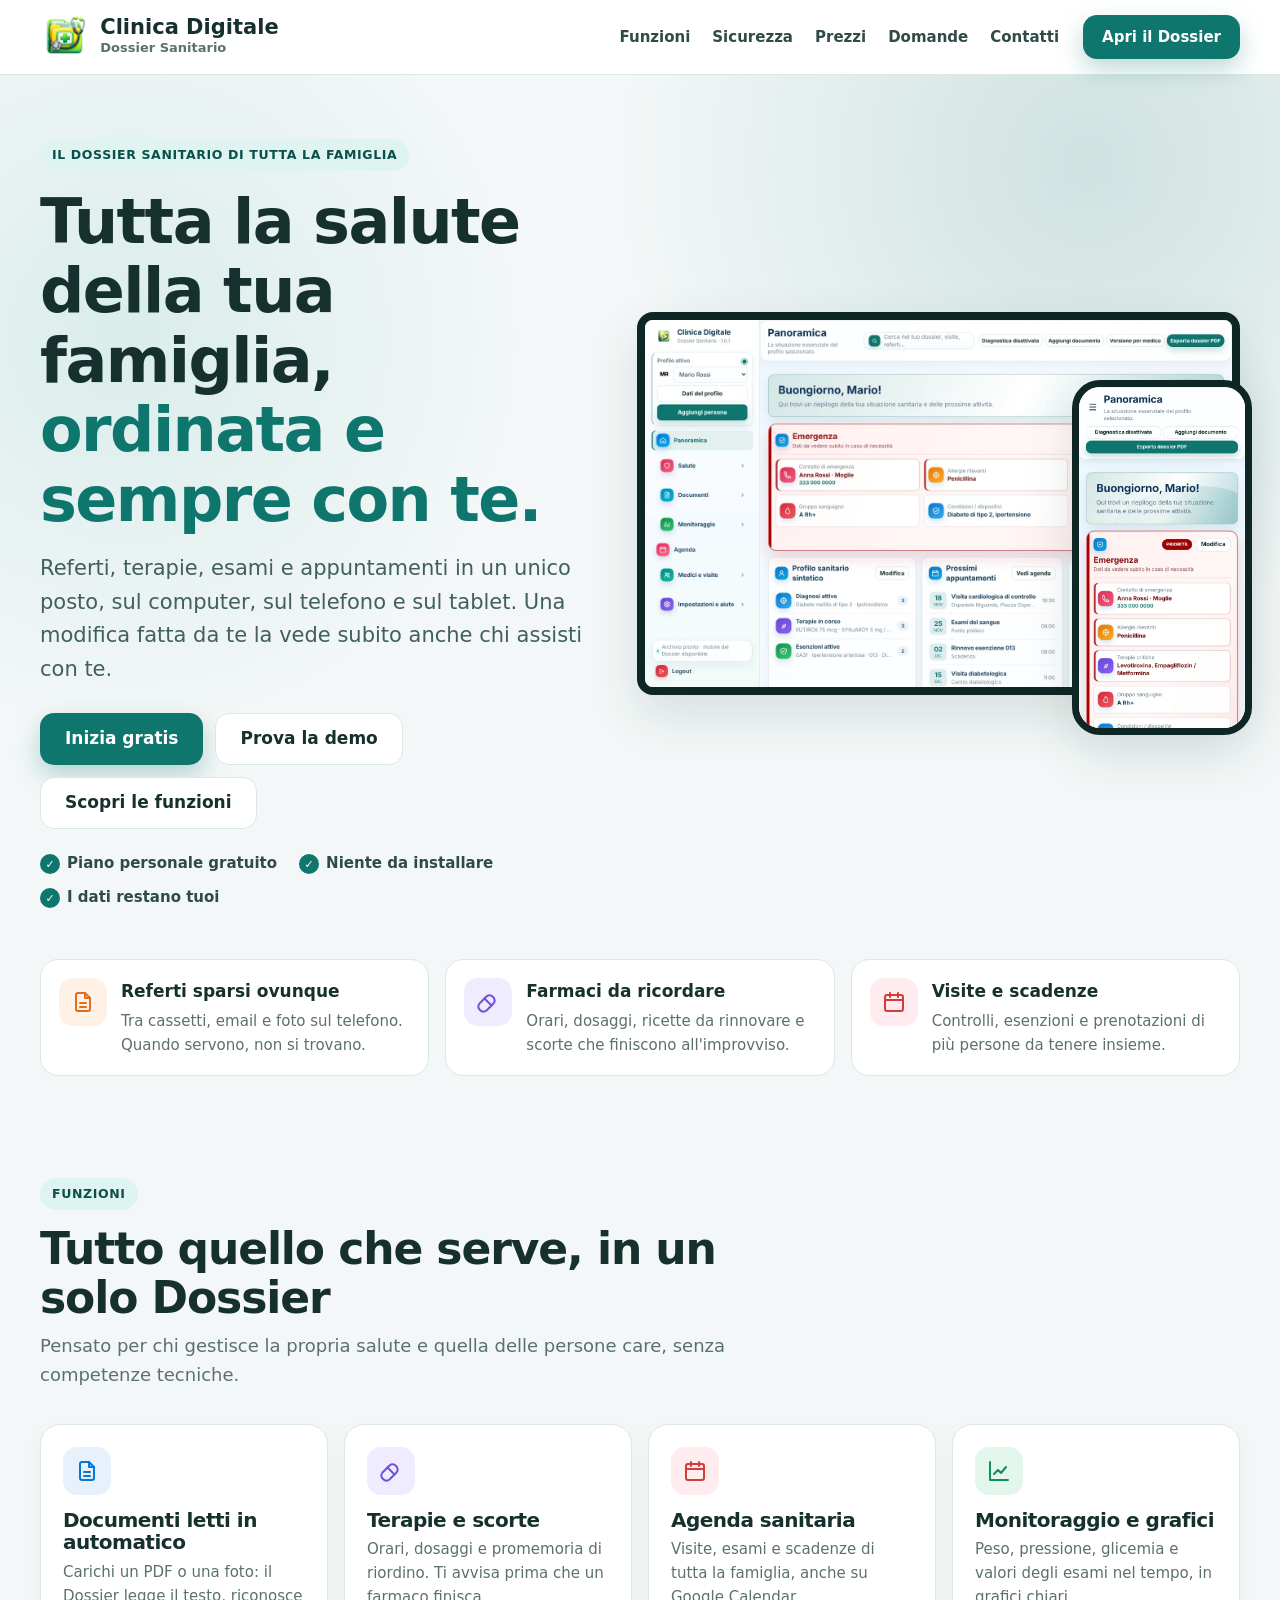
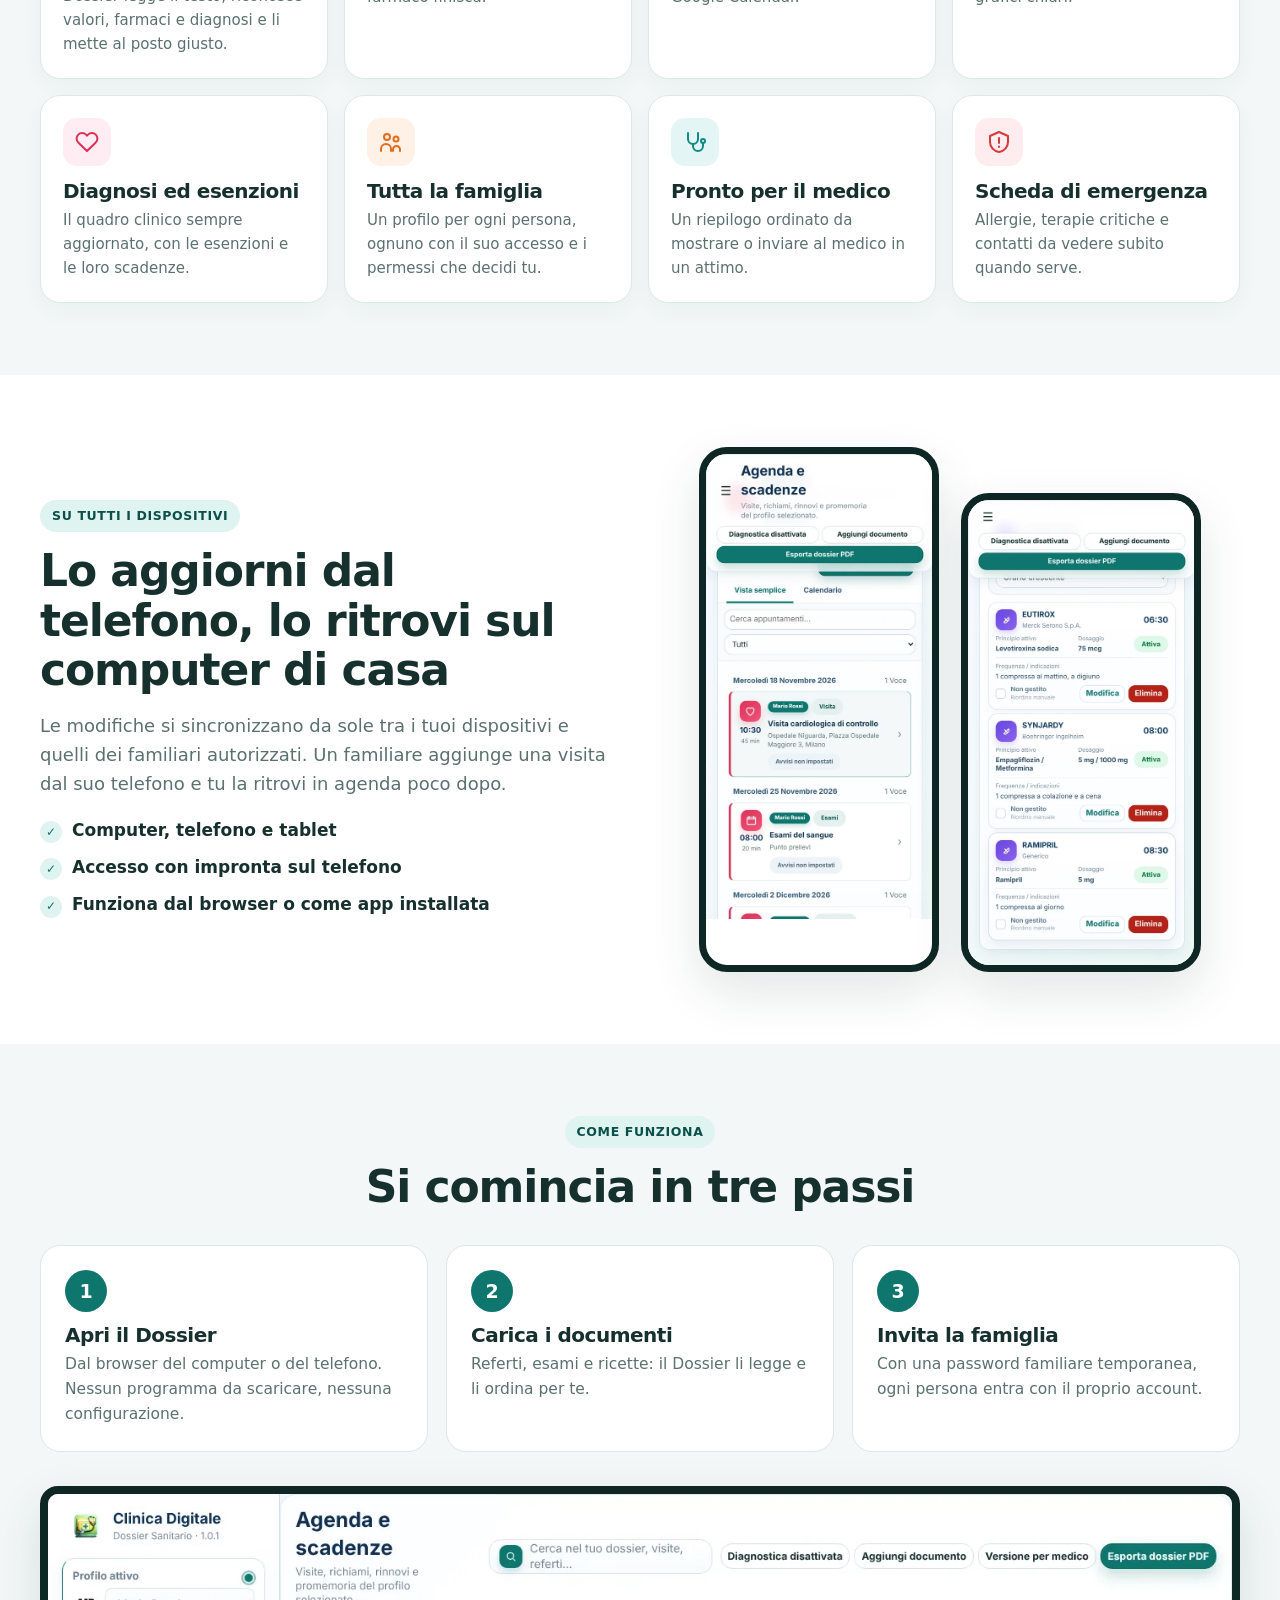
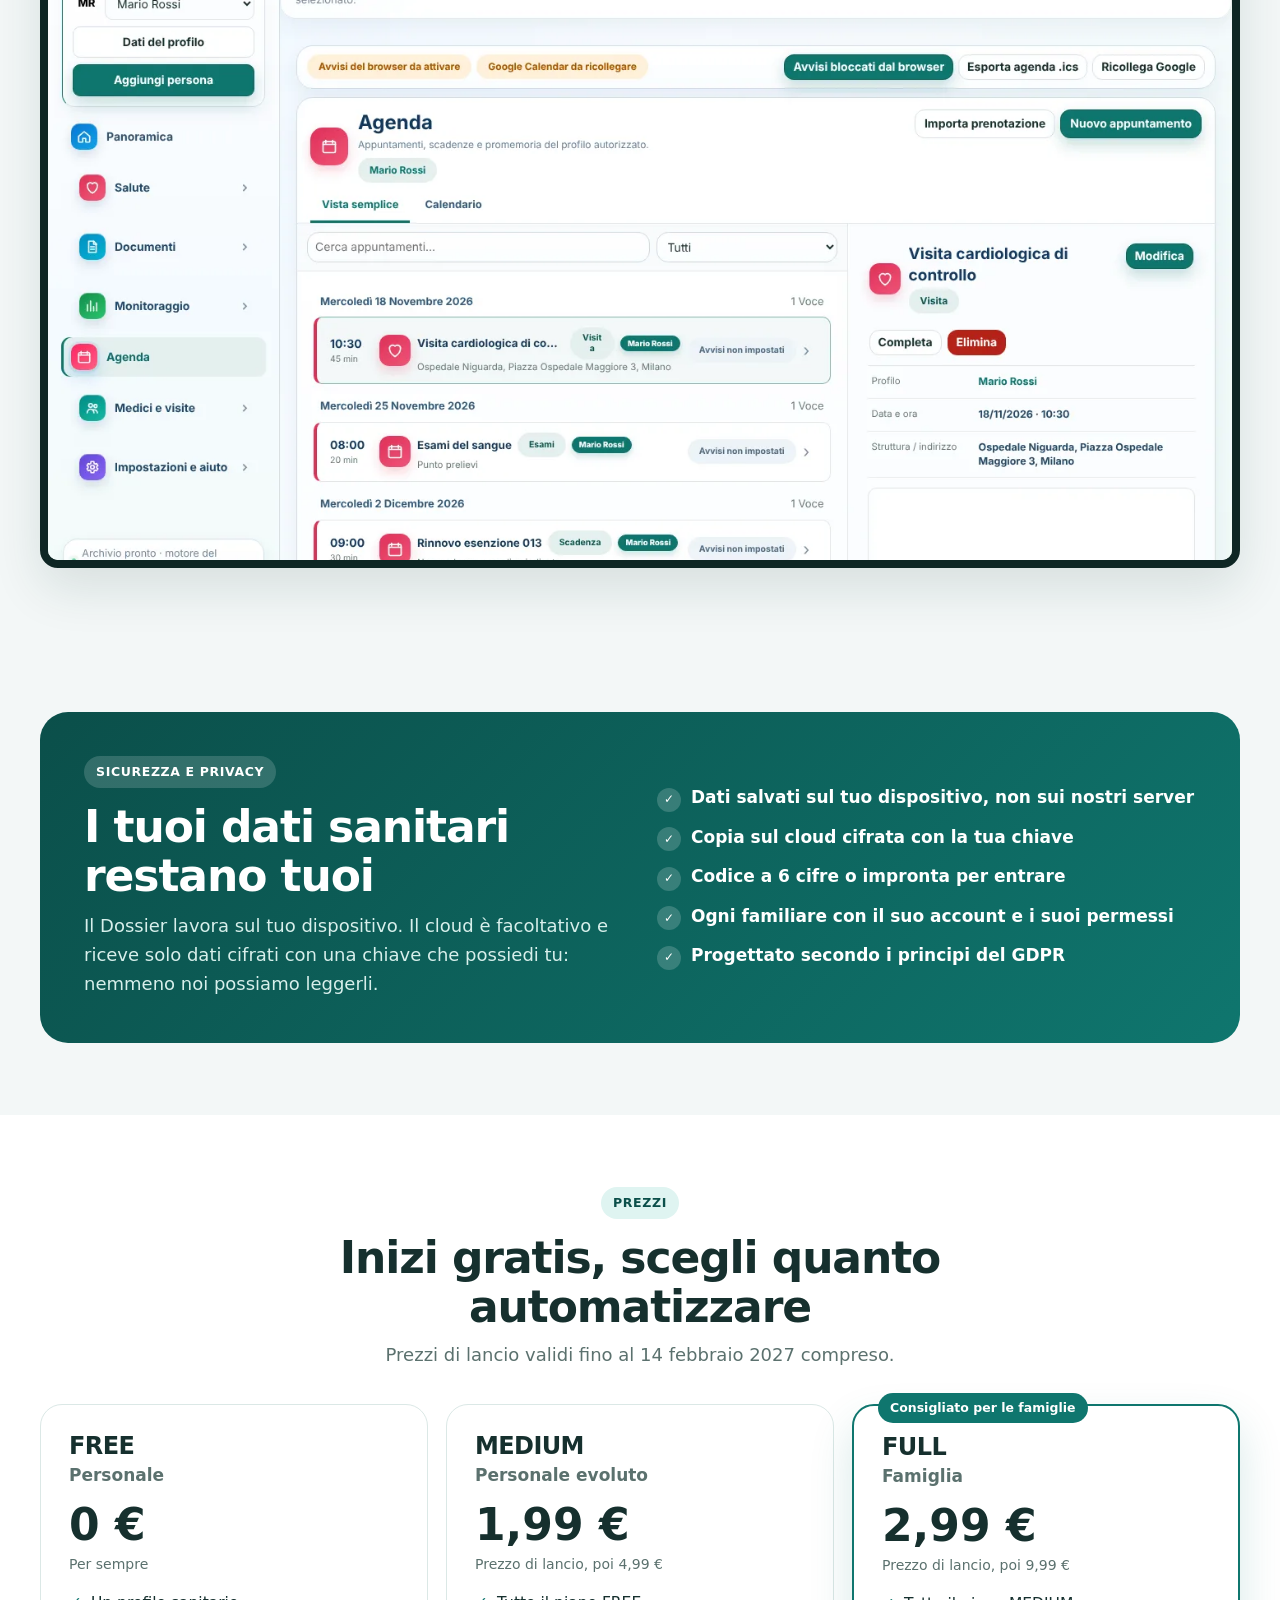
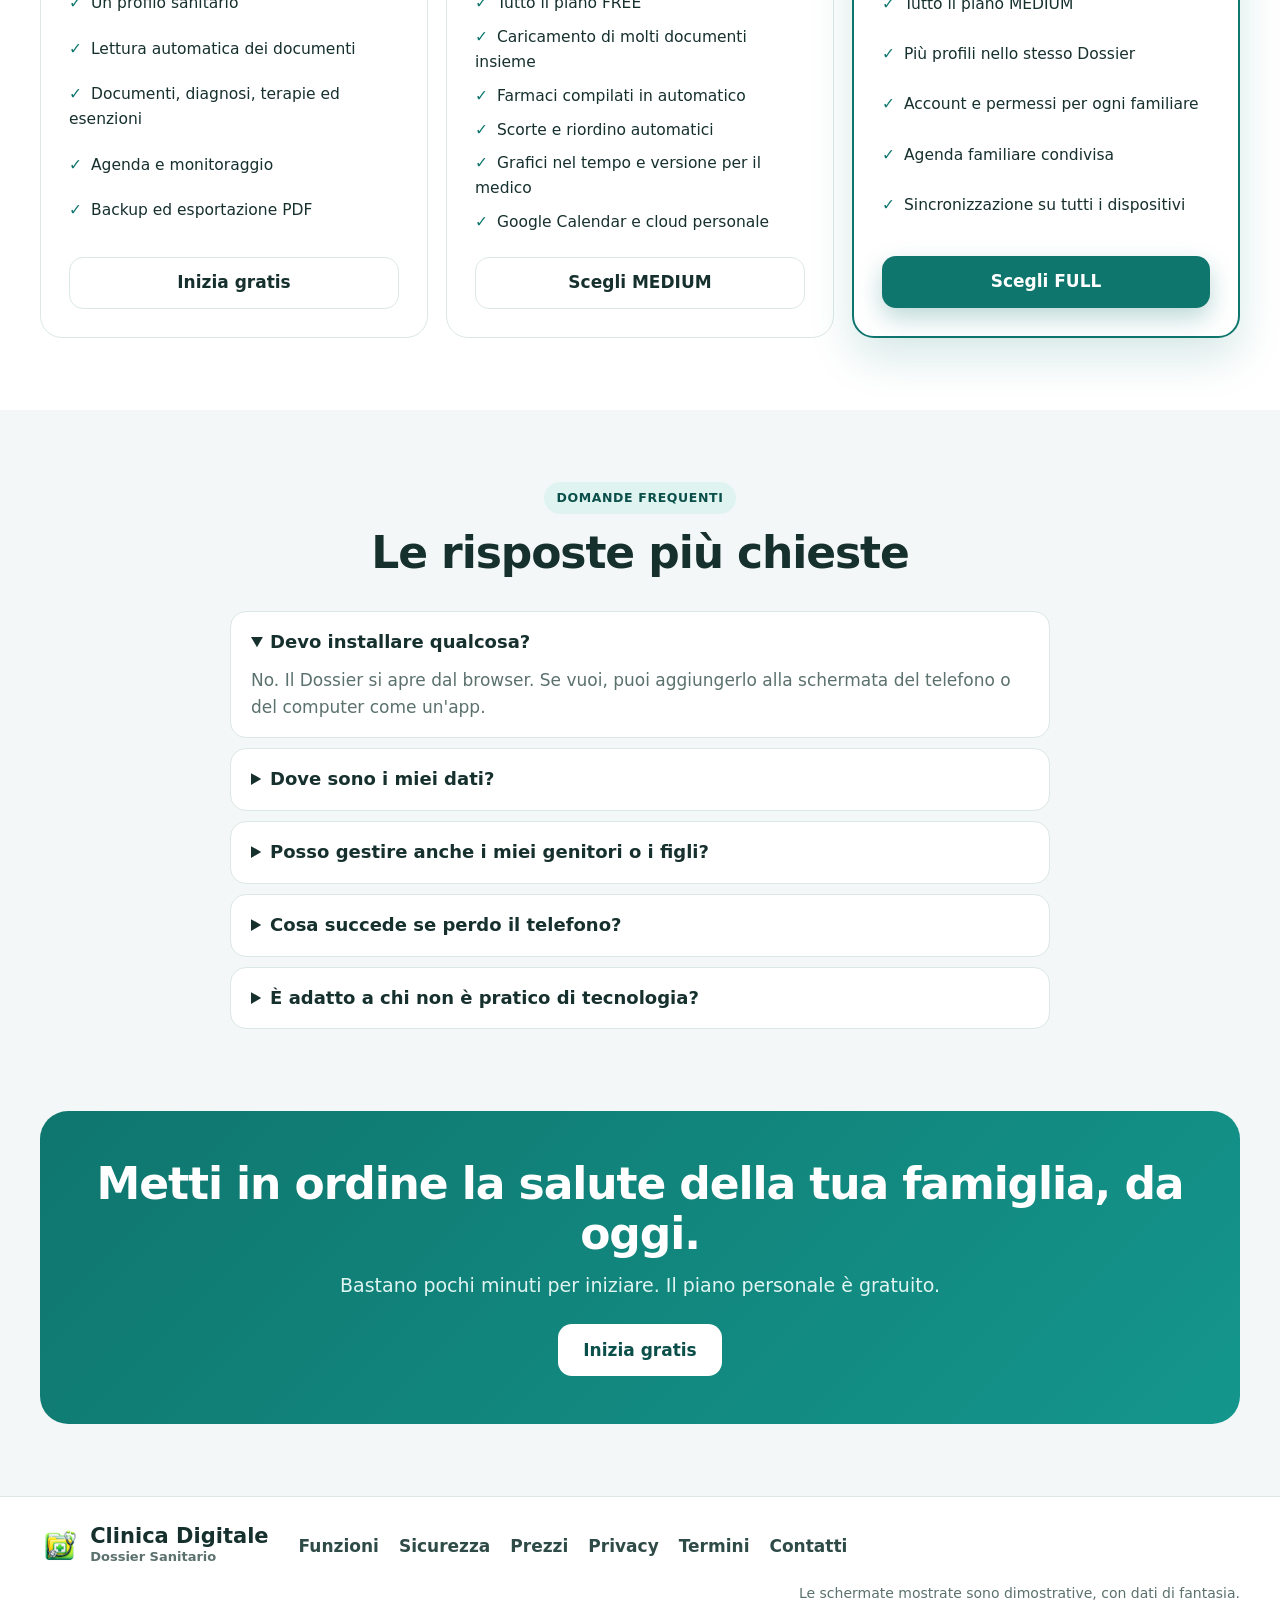
<file: index.html>
<!doctype html>
<html lang="it">
<head>
<meta charset="utf-8">
<meta name="viewport" content="width=device-width,initial-scale=1">
<title>Clinica Digitale - Dossier Sanitario</title>
<meta name="description" content="Referti, terapie, esami e appuntamenti di tutta la famiglia in un unico Dossier, su computer, telefono e tablet. Dati sotto il tuo controllo e copia cloud cifrata.">
<meta name="theme-color" content="#0f766e">
<meta property="og:type" content="website">
<meta property="og:site_name" content="Clinica Digitale - Dossier Sanitario">
<meta property="og:title" content="Clinica Digitale - Dossier Sanitario">
<meta property="og:description" content="Referti, terapie, esami e appuntamenti di tutta la famiglia in un unico Dossier, su computer, telefono e tablet. Dati sotto il tuo controllo e copia cloud cifrata.">
<link rel="icon" href="images/favicon.png" type="image/png">
<link rel="stylesheet" href="style.css?v=2">
</head>
<body>
<svg width="0" height="0" style="position:absolute" aria-hidden="true"><defs>
<symbol id="i-doc" viewBox="0 0 24 24"><path d="M14 3H7a2 2 0 0 0-2 2v14a2 2 0 0 0 2 2h10a2 2 0 0 0 2-2V8z"/><path d="M14 3v5h5M9 13h6M9 17h6"/></symbol>
<symbol id="i-pill" viewBox="0 0 24 24"><path d="M10.5 20.5a5 5 0 0 1-7-7l7-7a5 5 0 0 1 7 7z"/><path d="M8.5 8.5l7 7"/></symbol>
<symbol id="i-cal" viewBox="0 0 24 24"><rect x="3" y="5" width="18" height="16" rx="2"/><path d="M16 3v4M8 3v4M3 10h18"/></symbol>
<symbol id="i-chart" viewBox="0 0 24 24"><path d="M3 3v18h18"/><path d="M7 15l4-4 3 3 5-6"/></symbol>
<symbol id="i-heart" viewBox="0 0 24 24"><path d="M20.8 4.6a5.5 5.5 0 0 0-7.8 0L12 5.7l-1-1.1a5.5 5.5 0 0 0-7.8 7.8l1 1.1L12 21l7.8-7.5 1-1.1a5.5 5.5 0 0 0 0-7.8z"/></symbol>
<symbol id="i-family" viewBox="0 0 24 24"><circle cx="8" cy="7" r="3"/><circle cx="17" cy="9" r="2.5"/><path d="M2 21v-2a5 5 0 0 1 10 0v2M14 21v-1.5a3.5 3.5 0 0 1 7 0V21"/></symbol>
<symbol id="i-steth" viewBox="0 0 24 24"><path d="M5 3v6a5 5 0 0 0 10 0V3"/><path d="M10 14v2a5 5 0 0 0 10 0v-3"/><circle cx="20" cy="11" r="2"/></symbol>
<symbol id="i-alert" viewBox="0 0 24 24"><path d="M12 2l9 4v6c0 5-3.8 9.3-9 10-5.2-.7-9-5-9-10V6z"/><path d="M12 8v5M12 16.5v.5"/></symbol>
<symbol id="i-lock" viewBox="0 0 24 24"><rect x="4" y="11" width="16" height="10" rx="2"/><path d="M8 11V7a4 4 0 0 1 8 0v4"/></symbol>
<symbol id="i-cloud" viewBox="0 0 24 24"><path d="M17.5 19a4.5 4.5 0 1 0-1.4-8.8A6 6 0 0 0 4.5 12.5 3.5 3.5 0 0 0 6 19z"/></symbol>
<symbol id="i-finger" viewBox="0 0 24 24"><path d="M12 11v3a8 8 0 0 1-2 5.3M8 9.5a4 4 0 0 1 8 0V13a12 12 0 0 1-1 4.8M5 13v-2a7 7 0 0 1 12.4-4.4M19 12v1a15 15 0 0 1-.6 4"/></symbol>
<symbol id="i-key" viewBox="0 0 24 24"><circle cx="7.5" cy="15.5" r="4.5"/><path d="M10.7 12.3L21 2M17 6l3 3M14 9l2 2"/></symbol>
<symbol id="i-users" viewBox="0 0 24 24"><circle cx="9" cy="8" r="4"/><path d="M2 21v-1a7 7 0 0 1 14 0v1M17 4a4 4 0 0 1 0 8M22 21v-1a7 7 0 0 0-4-6.3"/></symbol>
<symbol id="i-device" viewBox="0 0 24 24"><rect x="2" y="4" width="14" height="10" rx="1.5"/><path d="M6 18h6"/><rect x="17" y="8" width="5" height="12" rx="1"/></symbol>
<symbol id="i-search" viewBox="0 0 24 24"><circle cx="11" cy="11" r="7"/><path d="M21 21l-4.3-4.3"/></symbol>
<symbol id="i-scan" viewBox="0 0 24 24"><path d="M3 7V5a2 2 0 0 1 2-2h2M17 3h2a2 2 0 0 1 2 2v2M21 17v2a2 2 0 0 1-2 2h-2M7 21H5a2 2 0 0 1-2-2v-2M7 12h10"/></symbol>
<symbol id="i-mail" viewBox="0 0 24 24"><rect x="3" y="5" width="18" height="14" rx="2"/><path d="M3 7l9 6 9-6"/></symbol>
<symbol id="i-clock" viewBox="0 0 24 24"><circle cx="12" cy="12" r="9"/><path d="M12 7v5l3 2"/></symbol>
</defs></svg>
<header class="testata">
  <div class="contenitore barra">
    <a class="marchio" href="index.html"><img src="images/icon_brand.png" alt=""><span><strong>Clinica Digitale</strong><small>Dossier Sanitario</small></span></a>
    <nav class="menu" aria-label="Navigazione principale"><a href="funzioni.html">Funzioni</a><a href="sicurezza.html">Sicurezza</a><a href="index.html#prezzi">Prezzi</a><a href="index.html#domande">Domande</a><a href="contatti.html">Contatti</a></nav>
    <a class="pulsante primario piccolo" href="https://app.dossiersanitario.it">Apri il Dossier</a>
  </div>
</header>
<main>
<section class="apertura">
  <div class="contenitore apertura-griglia">
    <div class="apertura-testo">
      <span class="etichetta">Il Dossier sanitario di tutta la famiglia</span>
      <h1>Tutta la salute della tua famiglia, <span class="evidenza">ordinata e sempre con te.</span></h1>
      <p class="sottotitolo">Referti, terapie, esami e appuntamenti in un unico posto, sul computer, sul telefono e sul tablet. Una modifica fatta da te la vede subito anche chi assisti con te.</p>
      <div class="azioni">
        <a class="pulsante primario" href="https://app.dossiersanitario.it">Inizia gratis</a>
        <a class="pulsante chiaro" href="demo/">Prova la demo</a>
        <a class="pulsante chiaro" href="funzioni.html">Scopri le funzioni</a>
      </div>
      <ul class="garanzie">
        <li><b>✓</b>Piano personale gratuito</li>
        <li><b>✓</b>Niente da installare</li>
        <li><b>✓</b>I dati restano tuoi</li>
      </ul>
    </div>
    <div class="apertura-visuale">
      <div class="schermo-pc"><img src="images/pc_panoramica.webp" alt="Panoramica del Dossier su computer"></div>
      <div class="schermo-tel"><img src="images/tel_panoramica.webp" alt="Il Dossier sul telefono"></div>
    </div>
  </div>
</section>

<section class="dolori">
  <div class="contenitore griglia-3">
    <div class="dolore"><span class="ic arancio"><svg><use href="#i-doc"/></svg></span><div><strong>Referti sparsi ovunque</strong><p>Tra cassetti, email e foto sul telefono. Quando servono, non si trovano.</p></div></div>
    <div class="dolore"><span class="ic viola"><svg><use href="#i-pill"/></svg></span><div><strong>Farmaci da ricordare</strong><p>Orari, dosaggi, ricette da rinnovare e scorte che finiscono all'improvviso.</p></div></div>
    <div class="dolore"><span class="ic rosso"><svg><use href="#i-cal"/></svg></span><div><strong>Visite e scadenze</strong><p>Controlli, esenzioni e prenotazioni di più persone da tenere insieme.</p></div></div>
  </div>
</section>

<section class="sezione" id="funzioni">
  <div class="contenitore">
    <div class="intestazione"><span class="etichetta">Funzioni</span><h2>Tutto quello che serve, in un solo Dossier</h2><p>Pensato per chi gestisce la propria salute e quella delle persone care, senza competenze tecniche.</p></div>
    <div class="funzioni">
      <article><span class="ic azzurro"><svg><use href="#i-doc"/></svg></span><h3>Documenti letti in automatico</h3><p>Carichi un PDF o una foto: il Dossier legge il testo, riconosce valori, farmaci e diagnosi e li mette al posto giusto.</p></article>
      <article><span class="ic viola"><svg><use href="#i-pill"/></svg></span><h3>Terapie e scorte</h3><p>Orari, dosaggi e promemoria di riordino. Ti avvisa prima che un farmaco finisca.</p></article>
      <article><span class="ic rosso"><svg><use href="#i-cal"/></svg></span><h3>Agenda sanitaria</h3><p>Visite, esami e scadenze di tutta la famiglia, anche su Google Calendar.</p></article>
      <article><span class="ic verde"><svg><use href="#i-chart"/></svg></span><h3>Monitoraggio e grafici</h3><p>Peso, pressione, glicemia e valori degli esami nel tempo, in grafici chiari.</p></article>
      <article><span class="ic rosa"><svg><use href="#i-heart"/></svg></span><h3>Diagnosi ed esenzioni</h3><p>Il quadro clinico sempre aggiornato, con le esenzioni e le loro scadenze.</p></article>
      <article><span class="ic arancio"><svg><use href="#i-family"/></svg></span><h3>Tutta la famiglia</h3><p>Un profilo per ogni persona, ognuno con il suo accesso e i permessi che decidi tu.</p></article>
      <article><span class="ic acqua"><svg><use href="#i-steth"/></svg></span><h3>Pronto per il medico</h3><p>Un riepilogo ordinato da mostrare o inviare al medico in un attimo.</p></article>
      <article><span class="ic rosso"><svg><use href="#i-alert"/></svg></span><h3>Scheda di emergenza</h3><p>Allergie, terapie critiche e contatti da vedere subito quando serve.</p></article>
    </div>
  </div>
</section>

<section class="sezione chiara">
  <div class="contenitore vetrina">
    <div class="vetrina-testo">
      <span class="etichetta">Su tutti i dispositivi</span>
      <h2>Lo aggiorni dal telefono, lo ritrovi sul computer di casa</h2>
      <p>Le modifiche si sincronizzano da sole tra i tuoi dispositivi e quelli dei familiari autorizzati. Un familiare aggiunge una visita dal suo telefono e tu la ritrovi in agenda poco dopo.</p>
      <ul class="spunte"><li>Computer, telefono e tablet</li><li>Accesso con impronta sul telefono</li><li>Funziona dal browser o come app installata</li></ul>
    </div>
    <div class="vetrina-visuale doppia">
      <div class="schermo-tel grande"><img src="images/tel_agenda.webp" alt="Agenda sul telefono" style="object-position:0 40%"></div>
      <div class="schermo-tel grande"><img src="images/tel_terapie.webp" alt="Terapie sul telefono" style="object-position:0 55%"></div>
    </div>
  </div>
</section>

<section class="sezione" id="come-funziona">
  <div class="contenitore">
    <div class="intestazione centro"><span class="etichetta">Come funziona</span><h2>Si comincia in tre passi</h2></div>
    <div class="passi">
      <div class="passo"><span class="numero">1</span><h3>Apri il Dossier</h3><p>Dal browser del computer o del telefono. Nessun programma da scaricare, nessuna configurazione.</p></div>
      <div class="passo"><span class="numero">2</span><h3>Carica i documenti</h3><p>Referti, esami e ricette: il Dossier li legge e li ordina per te.</p></div>
      <div class="passo"><span class="numero">3</span><h3>Invita la famiglia</h3><p>Con una password familiare temporanea, ogni persona entra con il proprio account.</p></div>
    </div>
    <div class="schermo-largo"><img src="images/pc_agenda.webp" alt="Agenda del Dossier su computer"></div>
  </div>
</section>

<section class="sezione" id="sicurezza">
  <div class="contenitore fascia">
    <div>
      <span class="etichetta inversa">Sicurezza e privacy</span>
      <h2>I tuoi dati sanitari restano tuoi</h2>
      <p>Il Dossier lavora sul tuo dispositivo. Il cloud è facoltativo e riceve solo dati cifrati con una chiave che possiedi tu: nemmeno noi possiamo leggerli.</p>
    </div>
    <div class="spunte-chiare">
      <div><b>✓</b>Dati salvati sul tuo dispositivo, non sui nostri server</div>
      <div><b>✓</b>Copia sul cloud cifrata con la tua chiave</div>
      <div><b>✓</b>Codice a 6 cifre o impronta per entrare</div>
      <div><b>✓</b>Ogni familiare con il suo account e i suoi permessi</div>
      <div><b>✓</b>Progettato secondo i principi del GDPR</div>
    </div>
  </div>
</section>

<section class="sezione chiara" id="prezzi">
  <div class="contenitore">
    <div class="intestazione centro"><span class="etichetta">Prezzi</span><h2>Inizi gratis, scegli quanto automatizzare</h2><p>Prezzi di lancio validi fino al 14 febbraio 2027 compreso.</p></div>
    <div class="piani">
      <article class="piano"><h3>FREE</h3><p class="per">Personale</p><p class="prezzo">0 €</p><p class="nota">Per sempre</p>
        <ul><li>Un profilo sanitario</li><li>Lettura automatica dei documenti</li><li>Documenti, diagnosi, terapie ed esenzioni</li><li>Agenda e monitoraggio</li><li>Backup ed esportazione PDF</li></ul>
        <a class="pulsante chiaro pieno" href="https://app.dossiersanitario.it">Inizia gratis</a></article>
      <article class="piano"><h3>MEDIUM</h3><p class="per">Personale evoluto</p><p class="prezzo">1,99 €</p><p class="nota">Prezzo di lancio, poi 4,99 €</p>
        <ul><li>Tutto il piano FREE</li><li>Caricamento di molti documenti insieme</li><li>Farmaci compilati in automatico</li><li>Scorte e riordino automatici</li><li>Grafici nel tempo e versione per il medico</li><li>Google Calendar e cloud personale</li></ul>
        <a class="pulsante chiaro pieno" href="https://app.dossiersanitario.it">Scegli MEDIUM</a></article>
      <article class="piano consigliato"><span class="nastro">Consigliato per le famiglie</span><h3>FULL</h3><p class="per">Famiglia</p><p class="prezzo">2,99 €</p><p class="nota">Prezzo di lancio, poi 9,99 €</p>
        <ul><li>Tutto il piano MEDIUM</li><li>Più profili nello stesso Dossier</li><li>Account e permessi per ogni familiare</li><li>Agenda familiare condivisa</li><li>Sincronizzazione su tutti i dispositivi</li></ul>
        <a class="pulsante primario pieno" href="https://app.dossiersanitario.it">Scegli FULL</a></article>
    </div>
  </div>
</section>

<section class="sezione" id="domande">
  <div class="contenitore stretto">
    <div class="intestazione centro"><span class="etichetta">Domande frequenti</span><h2>Le risposte più chieste</h2></div>
    <details open><summary>Devo installare qualcosa?</summary><p>No. Il Dossier si apre dal browser. Se vuoi, puoi aggiungerlo alla schermata del telefono o del computer come un'app.</p></details>
    <details><summary>Dove sono i miei dati?</summary><p>Sul tuo dispositivo, protetti dal tuo accesso. Se attivi il cloud, sul tuo spazio MEGA arriva solo una copia cifrata con la tua chiave.</p></details>
    <details><summary>Posso gestire anche i miei genitori o i figli?</summary><p>Sì, con il piano FULL: un profilo per ogni persona e, per gli adulti, un accesso personale con i permessi che scegli tu.</p></details>
    <details><summary>Cosa succede se perdo il telefono?</summary><p>Ricolleghi un altro dispositivo e ritrovi tutto dalla copia cifrata. Senza password e codice nessuno può aprire il tuo Dossier.</p></details>
    <details><summary>È adatto a chi non è pratico di tecnologia?</summary><p>Sì. È pensato per persone non tecniche: comandi chiari, nessuna configurazione complicata e pagine che si adattano anche ai caratteri ingranditi del telefono.</p></details>
  </div>
</section>

<section class="chiusura">
  <div class="contenitore chiusura-box">
    <h2>Metti in ordine la salute della tua famiglia, da oggi.</h2>
    <p>Bastano pochi minuti per iniziare. Il piano personale è gratuito.</p>
    <a class="pulsante bianco" href="https://app.dossiersanitario.it">Inizia gratis</a>
  </div>
</section>
</main>
<footer class="piede">
  <div class="contenitore piede-griglia">
    <div class="marchio piccolo-marchio"><img src="images/icon_brand.png" alt=""><span><strong>Clinica Digitale</strong><small>Dossier Sanitario</small></span></div>
    <nav aria-label="Pagine del sito"><a href="funzioni.html">Funzioni</a><a href="sicurezza.html">Sicurezza</a><a href="index.html#prezzi">Prezzi</a><a href="privacy.html">Privacy</a><a href="termini.html">Termini</a><a href="contatti.html">Contatti</a></nav>
    <p>Le schermate mostrate sono dimostrative, con dati di fantasia.</p>
  </div>
</footer>
</body>
</html>
</file>
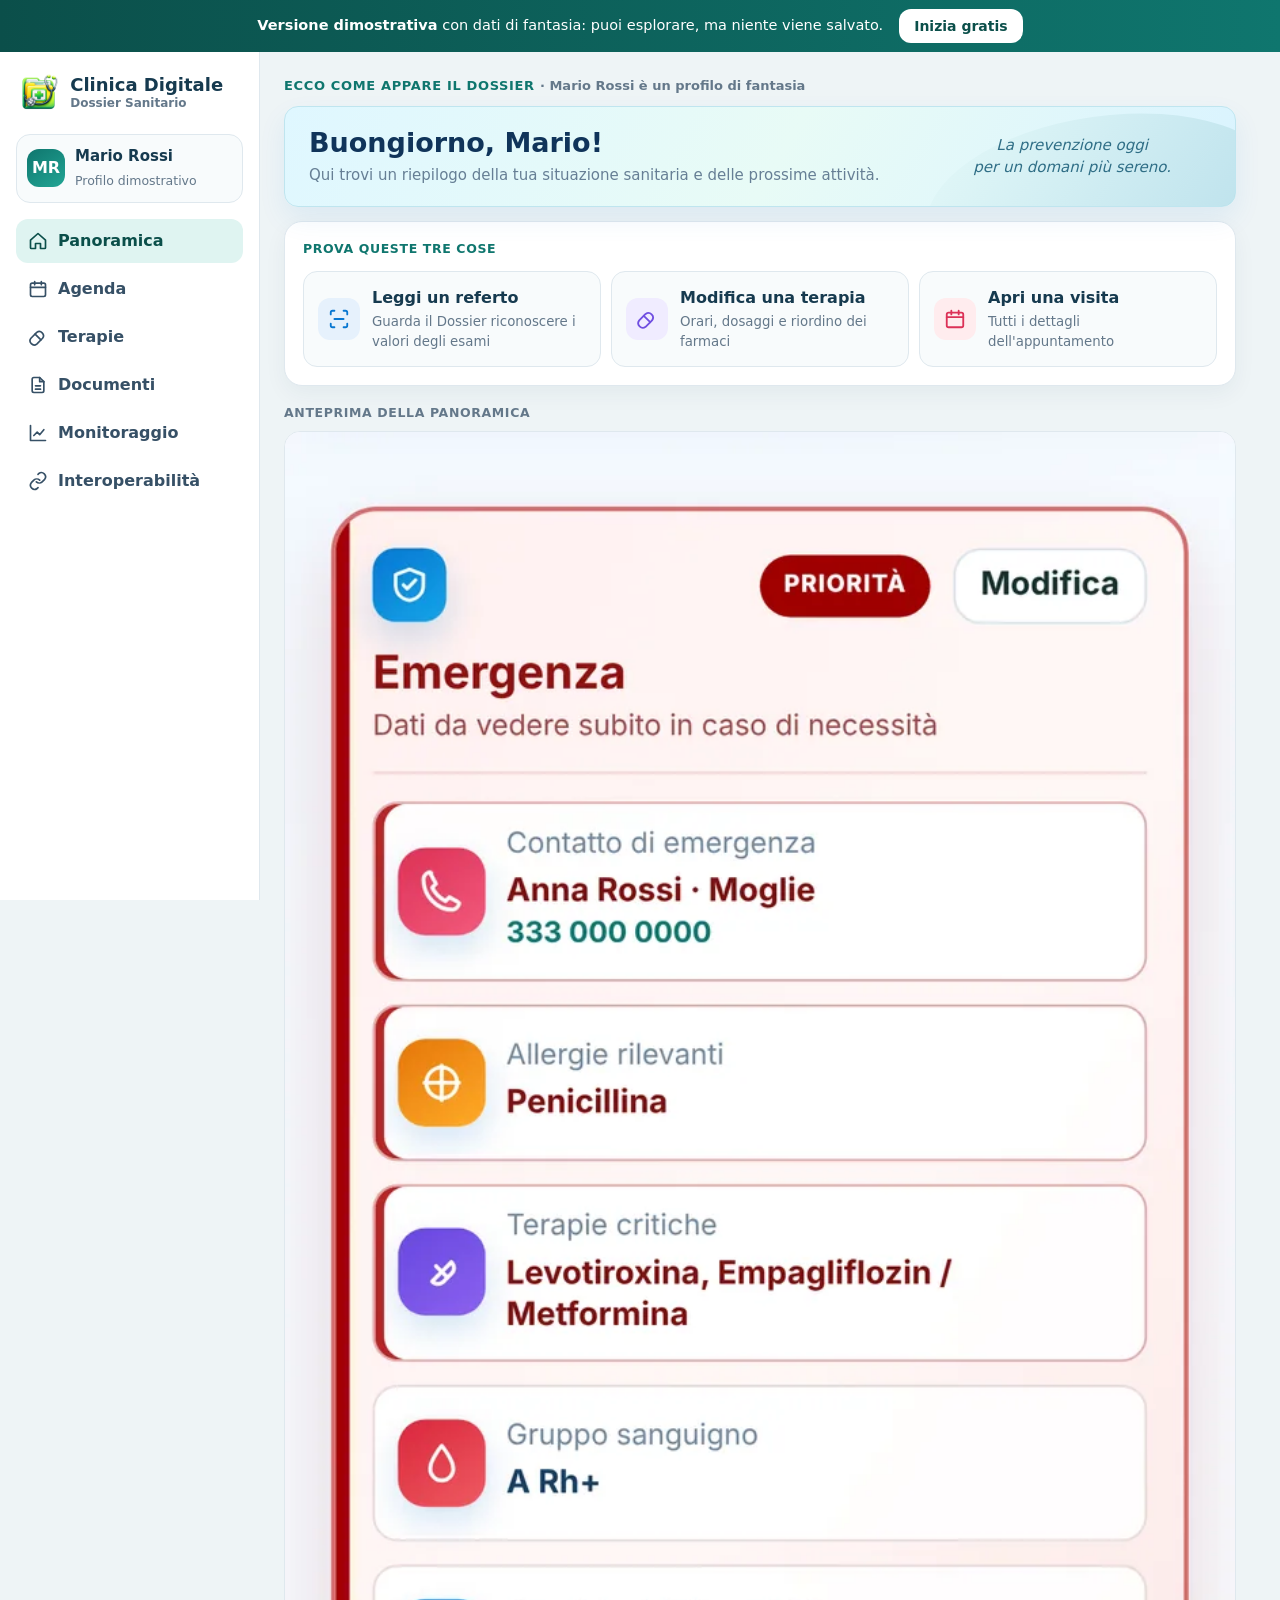
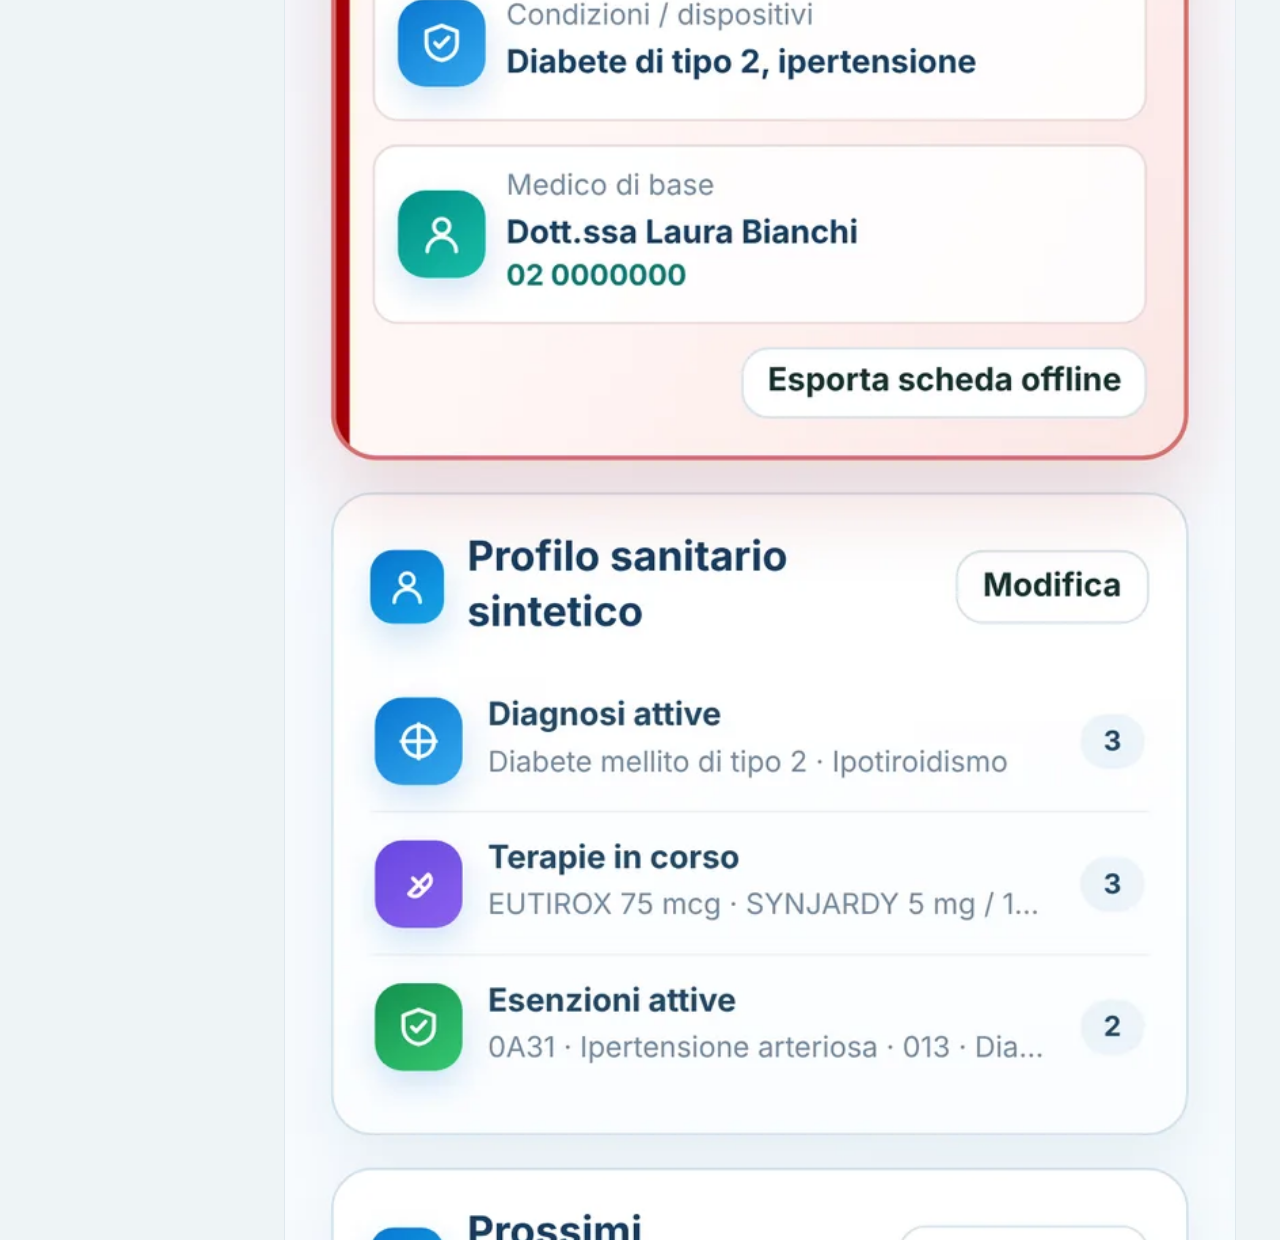
<file: demo/index.html>
<!doctype html>
<html lang="it">
<head>
<meta charset="utf-8">
<meta name="viewport" content="width=device-width,initial-scale=1">
<title>Prova la demo | Clinica Digitale - Dossier Sanitario</title>
<meta name="description" content="Prova il Dossier Sanitario senza account: dati di fantasia, nessun dato salvato.">
<meta name="robots" content="noindex">
<meta name="theme-color" content="#0f766e">
<link rel="icon" href="../images/favicon.png" type="image/png">
<link rel="stylesheet" href="demo.css?v=1">
</head>
<body>
<svg width="0" height="0" style="position:absolute" aria-hidden="true"><defs>
<symbol id="i-home" viewBox="0 0 24 24"><path d="M3 11l9-8 9 8v9a1 1 0 0 1-1 1h-5v-6H9v6H4a1 1 0 0 1-1-1z"/></symbol>
<symbol id="i-cal" viewBox="0 0 24 24"><rect x="3" y="5" width="18" height="16" rx="2"/><path d="M16 3v4M8 3v4M3 10h18"/></symbol>
<symbol id="i-pill" viewBox="0 0 24 24"><path d="M10.5 20.5a5 5 0 0 1-7-7l7-7a5 5 0 0 1 7 7z"/><path d="M8.5 8.5l7 7"/></symbol>
<symbol id="i-doc" viewBox="0 0 24 24"><path d="M14 3H7a2 2 0 0 0-2 2v14a2 2 0 0 0 2 2h10a2 2 0 0 0 2-2V8z"/><path d="M14 3v5h5M9 13h6M9 17h6"/></symbol>
<symbol id="i-chart" viewBox="0 0 24 24"><path d="M3 3v18h18"/><path d="M7 15l4-4 3 3 5-6"/></symbol>
<symbol id="i-link" viewBox="0 0 24 24"><path d="M10 13a5 5 0 0 0 7 0l3-3a5 5 0 0 0-7-7l-1 1"/><path d="M14 11a5 5 0 0 0-7 0l-3 3a5 5 0 0 0 7 7l1-1"/></symbol>
<symbol id="i-heart" viewBox="0 0 24 24"><path d="M20.8 4.6a5.5 5.5 0 0 0-7.8 0L12 5.7l-1-1.1a5.5 5.5 0 0 0-7.8 7.8l1 1.1L12 21l7.8-7.5 1-1.1a5.5 5.5 0 0 0 0-7.8z"/></symbol>
<symbol id="i-scan" viewBox="0 0 24 24"><path d="M3 7V5a2 2 0 0 1 2-2h2M17 3h2a2 2 0 0 1 2 2v2M21 17v2a2 2 0 0 1-2 2h-2M7 21H5a2 2 0 0 1-2-2v-2M7 12h10"/></symbol>
<symbol id="i-lock" viewBox="0 0 24 24"><rect x="4" y="11" width="16" height="10" rx="2"/><path d="M8 11V7a4 4 0 0 1 8 0v4"/></symbol>
<symbol id="i-check" viewBox="0 0 24 24"><path d="M5 12l5 5 9-10"/></symbol>
</defs></svg>

<div class="demo-banner">
  <span><b>Versione dimostrativa</b> con dati di fantasia: puoi esplorare, ma niente viene salvato.</span>
  <a class="btn btn-white" href="https://app.dossiersanitario.it">Inizia gratis</a>
</div>

<div class="shell">
  <aside class="sidebar">
    <a class="brand" href="../index.html"><img src="../images/icon_brand.png" alt=""><span><strong>Clinica Digitale</strong><small>Dossier Sanitario</small></span></a>
    <div class="profile-chip"><span class="avatar">MR</span><div><strong>Mario Rossi</strong><small>Profilo dimostrativo</small></div></div>
    <nav class="nav" aria-label="Sezioni della demo">
      <button data-view="panoramica" class="active"><svg><use href="#i-home"/></svg>Panoramica</button>
      <button data-view="agenda"><svg><use href="#i-cal"/></svg>Agenda</button>
      <button data-view="terapie"><svg><use href="#i-pill"/></svg>Terapie</button>
      <button data-view="documenti"><svg><use href="#i-doc"/></svg>Documenti</button>
      <button data-view="monitoraggio"><svg><use href="#i-chart"/></svg>Monitoraggio</button>
      <button data-view="interoperabilita"><svg><use href="#i-link"/></svg>Interoperabilità</button>
    </nav>
  </aside>

  <main class="content">
    <!-- PANORAMICA -->
    <section class="view" id="v-panoramica">
      <p class="didascalia">Ecco come appare il Dossier <span>· Mario Rossi è un profilo di fantasia</span></p>
      <div class="hero-app">
        <div><h1>Buongiorno, Mario!</h1><p>Qui trovi un riepilogo della tua situazione sanitaria e delle prossime attività.</p></div>
        <div class="hero-mark"><span>La prevenzione oggi</span><span>per un domani più sereno.</span></div>
      </div>
      <div class="card welcome">
        <span class="kicker">Prova queste tre cose</span>
        <div class="tries">
          <button class="try" data-go="documenti"><span class="ic blue"><svg><use href="#i-scan"/></svg></span><b>Leggi un referto</b><small>Guarda il Dossier riconoscere i valori degli esami</small></button>
          <button class="try" data-go="terapie"><span class="ic violet"><svg><use href="#i-pill"/></svg></span><b>Modifica una terapia</b><small>Orari, dosaggi e riordino dei farmaci</small></button>
          <button class="try" data-go="agenda"><span class="ic red"><svg><use href="#i-cal"/></svg></span><b>Apri una visita</b><small>Tutti i dettagli dell'appuntamento</small></button>
        </div>
      </div>
      <p class="preview-label">Anteprima della Panoramica</p>
      <picture class="shot"><source media="(max-width: 700px)" srcset="img/tel_panoramica.webp"><img src="img/pc_panoramica.webp" alt="Panoramica del Dossier dimostrativo" loading="lazy"></picture>
    </section>

    <!-- AGENDA -->
    <section class="view" id="v-agenda" hidden>
      <div class="view-head"><div><h1>Agenda</h1><p>Visite, esami e scadenze di tutta la famiglia.</p></div><button class="btn btn-primary" data-open="form-evento">Nuovo appuntamento</button></div>
      <div class="card form-card" id="form-evento" hidden>
        <h3>Nuovo appuntamento</h3>
        <div class="grid2"><label>Titolo<input value="Visita oculistica"></label><label>Tipo<select><option>Visita</option><option>Esami</option><option>Scadenza</option></select></label>
        <label>Data<input type="date" value="2026-12-09"></label><label>Ora<input type="time" value="16:00"></label>
        <label class="full">Luogo<input value="Ambulatorio oculistico"></label></div>
        <div class="row-actions"><button class="btn btn-light" data-close="form-evento">Annulla</button><button class="btn btn-primary" data-save>Salva</button></div>
      </div>
      <div class="card list-card">
        <div class="day-head"><span>Mercoledì 18 Novembre 2026</span><small>1 voce</small></div>
        <button class="event live tone-red" id="evento-live" aria-expanded="false">
          <span class="ev-left"><span class="ic red solid"><svg><use href="#i-heart"/></svg></span><span class="ev-time"><b>10:30</b><small>45 min</small></span></span>
          <span class="ev-body"><span class="pills"><span class="pill teal">Mario Rossi</span><span class="pill soft">Visita</span></span><b class="ev-title">Visita cardiologica di controllo</b><small>Ospedale Niguarda, Piazza Ospedale Maggiore 3, Milano</small></span>
          <span class="chev">›</span>
        </button>
        <div class="event-detail" id="evento-dettaglio" hidden>
          <dl><dt>Profilo</dt><dd>Mario Rossi</dd><dt>Data e ora</dt><dd>18/11/2026 · 10:30</dd><dt>Struttura</dt><dd>Ospedale Niguarda, Piazza Ospedale Maggiore 3, Milano</dd><dt>Note</dt><dd>Portare l'ultimo ecocardiogramma e l'elenco dei farmaci.</dd></dl>
          <div class="map-box"><span class="ic teal"><svg><use href="#i-cal"/></svg></span><div><b>Tempo indicativo da casa</b><small>In auto, dall'indirizzo di casa del profilo</small></div><strong>circa 20 min</strong></div>
          <div class="map-card"><iframe title="Mappa Ospedale Niguarda" loading="lazy" referrerpolicy="no-referrer-when-downgrade" src="https://www.google.com/maps?output=embed&amp;q=Ospedale%20Niguarda%2C%20Piazza%20Ospedale%20Maggiore%203%2C%2020162%20Milano&amp;z=16"></iframe><div class="map-foot"><span>Ospedale Niguarda, Piazza Ospedale Maggiore 3, 20162 Milano</span><a class="btn btn-light" href="https://www.google.com/maps/search/?api=1&amp;query=Ospedale%20Niguarda%2C%20Piazza%20Ospedale%20Maggiore%203%2C%2020162%20Milano" target="_blank" rel="noopener noreferrer">Apri mappa</a></div></div>
          <div class="row-actions"><button class="btn btn-light" data-save>Completa</button><button class="btn btn-light" data-save>Modifica</button><button class="btn btn-danger" data-save>Elimina</button></div>
        </div>
        <p class="preview-label inner">Anteprima delle altre voci</p>
        <picture class="shot flat"><source media="(max-width: 700px)" srcset="img/tel_agenda.webp"><img src="img/pc_agenda.webp" alt="Altre voci dell'agenda" loading="lazy"></picture>
      </div>
    </section>

    <!-- TERAPIE -->
    <section class="view" id="v-terapie" hidden>
      <div class="view-head"><div><h1>Terapie</h1><p>Orari, dosaggi, scorte e riordino dei farmaci.</p></div><button class="btn btn-primary" data-save>Aggiungi terapia</button></div>
      <div class="card therapy live">
        <div class="th-top"><span class="ic violet solid"><svg><use href="#i-pill"/></svg></span><div class="th-name"><b>EUTIROX</b><small>Merck Serono S.p.A.</small></div><b class="th-time" id="th-ora">06:30</b></div>
        <div class="th-grid"><div><small>Principio attivo</small><b>Levotiroxina sodica</b></div><div><small>Dosaggio</small><b id="th-dose">75 mcg</b></div></div>
        <div class="th-freq"><small>Frequenza / indicazioni</small><span id="th-freq">1 compressa al mattino, a digiuno</span></div>
        <label class="switch-row"><input type="checkbox" id="th-riordino" checked><span><b>Riordino automatico</b><small id="th-riordino-testo">Scorta per 18 giorni · promemoria di riordino il 26/11/2026</small></span></label>
        <div class="th-actions"><span class="pill green">Attiva</span><div class="row-actions"><button class="btn btn-light" id="th-modifica">Modifica</button><button class="btn btn-danger" data-save>Elimina</button></div></div>
        <div class="th-form" id="th-form" hidden>
          <div class="grid2"><label>Orario<input id="f-ora" type="time" value="06:30"></label><label>Dosaggio<input id="f-dose" value="75 mcg"></label><label class="full">Frequenza / indicazioni<input id="f-freq" value="1 compressa al mattino, a digiuno"></label></div>
          <div class="row-actions"><button class="btn btn-light" id="th-annulla">Annulla</button><button class="btn btn-primary" data-save>Salva</button></div>
        </div>
      </div>
      <p class="preview-label">Anteprima delle altre terapie</p>
      <picture class="shot"><source media="(max-width: 700px)" srcset="img/tel_terapie.webp"><img src="img/pc_terapie.webp" alt="Altre terapie" loading="lazy"></picture>
    </section>

    <!-- DOCUMENTI -->
    <section class="view" id="v-documenti" hidden>
      <div class="view-head"><div><h1>Documenti</h1><p>Carichi un referto e il Dossier ne legge il contenuto.</p></div></div>
      <div class="card upload" id="doc-start">
        <span class="ic blue big"><svg><use href="#i-scan"/></svg></span>
        <div><h3>Leggi un referto</h3><p>Nella demo usiamo un referto di esempio con dati di fantasia. Nel Dossier vero carichi i tuoi PDF o le foto, e la lettura avviene sul tuo dispositivo.</p></div>
        <button class="btn btn-primary" id="doc-avvia">Leggi il referto di esempio</button>
      </div>
      <div class="doc-work" id="doc-work" hidden>
        <div class="card doc-paper"><img src="img/referto_esempio.webp" alt="Referto di esempio"><div class="scan-line" id="scan-line"></div></div>
        <div class="card doc-result">
          <div class="steps" id="doc-steps">
            <div data-step="1"><span></span>Lettura del testo</div>
            <div data-step="2"><span></span>Riconoscimento di data, struttura e paziente</div>
            <div data-step="3"><span></span>Valori degli esami e intervalli di riferimento</div>
          </div>
          <div id="doc-out" hidden>
            <h3>Esami di laboratorio del 04/11/2026</h3>
            <div class="meta-pills"><span class="pill soft">Esami di laboratorio</span><span class="pill teal">Mario Rossi</span><span class="pill soft">Laboratorio Analisi Esempio</span></div>
            <table class="values"><thead><tr><th>Esame</th><th>Valore</th><th>Riferimento</th></tr></thead><tbody>
              <tr class="hi"><td>Glucosio</td><td>112 mg/dL</td><td>70 - 100</td></tr>
              <tr class="hi"><td>Emoglobina glicata</td><td>6,4 %</td><td>4,0 - 6,0</td></tr>
              <tr><td>Colesterolo totale</td><td>186 mg/dL</td><td>&lt; 200</td></tr>
              <tr><td>Colesterolo HDL</td><td>52 mg/dL</td><td>&gt; 40</td></tr>
              <tr class="hi"><td>Colesterolo LDL</td><td>118 mg/dL</td><td>&lt; 115</td></tr>
              <tr><td>Trigliceridi</td><td>132 mg/dL</td><td>&lt; 150</td></tr>
              <tr><td>Creatinina</td><td>0,94 mg/dL</td><td>0,70 - 1,20</td></tr>
              <tr><td>TSH</td><td>2,10 µUI/mL</td><td>0,27 - 4,20</td></tr>
            </tbody></table>
            <p class="note">3 valori fuori intervallo. Nel Dossier vero finiscono anche nei grafici, per seguirli nel tempo.</p>
            <div class="row-actions"><button class="btn btn-light" id="doc-ricomincia">Rileggi</button><button class="btn btn-primary" data-save>Salva nel Dossier</button></div>
          </div>
        </div>
      </div>
      <p class="preview-label">Anteprima della cronologia clinica</p>
      <picture class="shot"><source media="(max-width: 700px)" srcset="img/tel_cronologia.webp"><img src="img/pc_cronologia.webp" alt="Cronologia clinica" loading="lazy"></picture>
    </section>

    <!-- MONITORAGGIO -->
    <section class="view" id="v-monitoraggio" hidden>
      <div class="view-head"><div><h1>Monitoraggio</h1><p>Peso, pressione, glicemia e altri valori nel tempo.</p></div></div>
      <div class="kpis">
        <div class="kpi"><span class="ic blue solid"><svg><use href="#i-chart"/></svg></span><div><small>Peso</small><b>81,2 kg</b><span>02/11/2026</span></div></div>
        <div class="kpi"><span class="ic red solid"><svg><use href="#i-heart"/></svg></span><div><small>Pressione</small><b>124/78</b><span>05/11/2026</span></div></div>
        <div class="kpi"><span class="ic violet solid"><svg><use href="#i-chart"/></svg></span><div><small>Glicemia</small><b>112 mg/dL</b><span>04/11/2026</span></div></div>
      </div>
      <div class="card">
        <div class="view-head small"><h3>Percorso peso</h3><button class="btn btn-light" data-open="form-peso">Registra peso</button></div>
        <div class="form-inline" id="form-peso" hidden><label>Peso (kg)<input type="number" step="0.1" value="80.8"></label><label>Data<input type="date" value="2026-11-12"></label><button class="btn btn-primary" data-save>Salva</button></div>
        <picture class="shot flat"><source media="(max-width: 700px)" srcset="img/tel_grafico.webp"><img src="img/pc_grafico.webp" alt="Grafico del peso" loading="lazy"></picture>
      </div>
    </section>

    <!-- INTEROPERABILITA -->
    <section class="view" id="v-interoperabilita" hidden>
      <div class="view-head"><div><h1>Interoperabilità</h1><p>Import ed export dei dati sanitari.</p></div></div>
      <div class="avviso-fse"><b>Collegamento al Fascicolo Sanitario Elettronico: non ancora disponibile</b><p>Al momento nessuna Regione mette a disposizione un collegamento ufficiale che permetta ad app come il Dossier di scaricare da sole i documenti dal Fascicolo Sanitario Elettronico. Per questo tutte le Regioni risultano &quot;Non collegata&quot;.</p><p>Il regolamento europeo sui dati sanitari prevede che in futuro ciascuno possa scaricare liberamente i propri dati dal Fascicolo della propria Regione. Il Dossier legge già i referti in PDF e i dati in formato FHIR, lo standard internazionale per lo scambio dei dati sanitari: quei file potrai caricarli qui. Nel frattempo puoi già caricare i referti che scarichi oggi dal tuo Fascicolo.</p></div>
      <p class="preview-label">Anteprima della sezione</p>
      <picture class="shot"><source media="(max-width: 700px)" srcset="img/tel_interoperabilita.webp"><img src="img/pc_interoperabilita.webp" alt="Interoperabilità" loading="lazy"></picture>
    </section>
  </main>
</div>

<div class="modal-back" id="demo-modal" hidden>
  <div class="modal" role="dialog" aria-modal="true" aria-labelledby="demo-modal-title">
    <span class="ic teal big"><svg><use href="#i-lock"/></svg></span>
    <h2 id="demo-modal-title">Questa è una versione dimostrativa</h2>
    <p>Qui puoi esplorare il Dossier, ma i dati non vengono salvati. Per conservare i tuoi documenti, le terapie e gli appuntamenti apri il Dossier: il piano personale è gratuito.</p>
    <div class="row-actions center"><button class="btn btn-light" id="demo-continua">Continua la demo</button><a class="btn btn-primary" href="https://app.dossiersanitario.it">Inizia gratis</a></div>
  </div>
</div>
<script src="demo.js?v=1"></script>
</body>
</html>
</file>
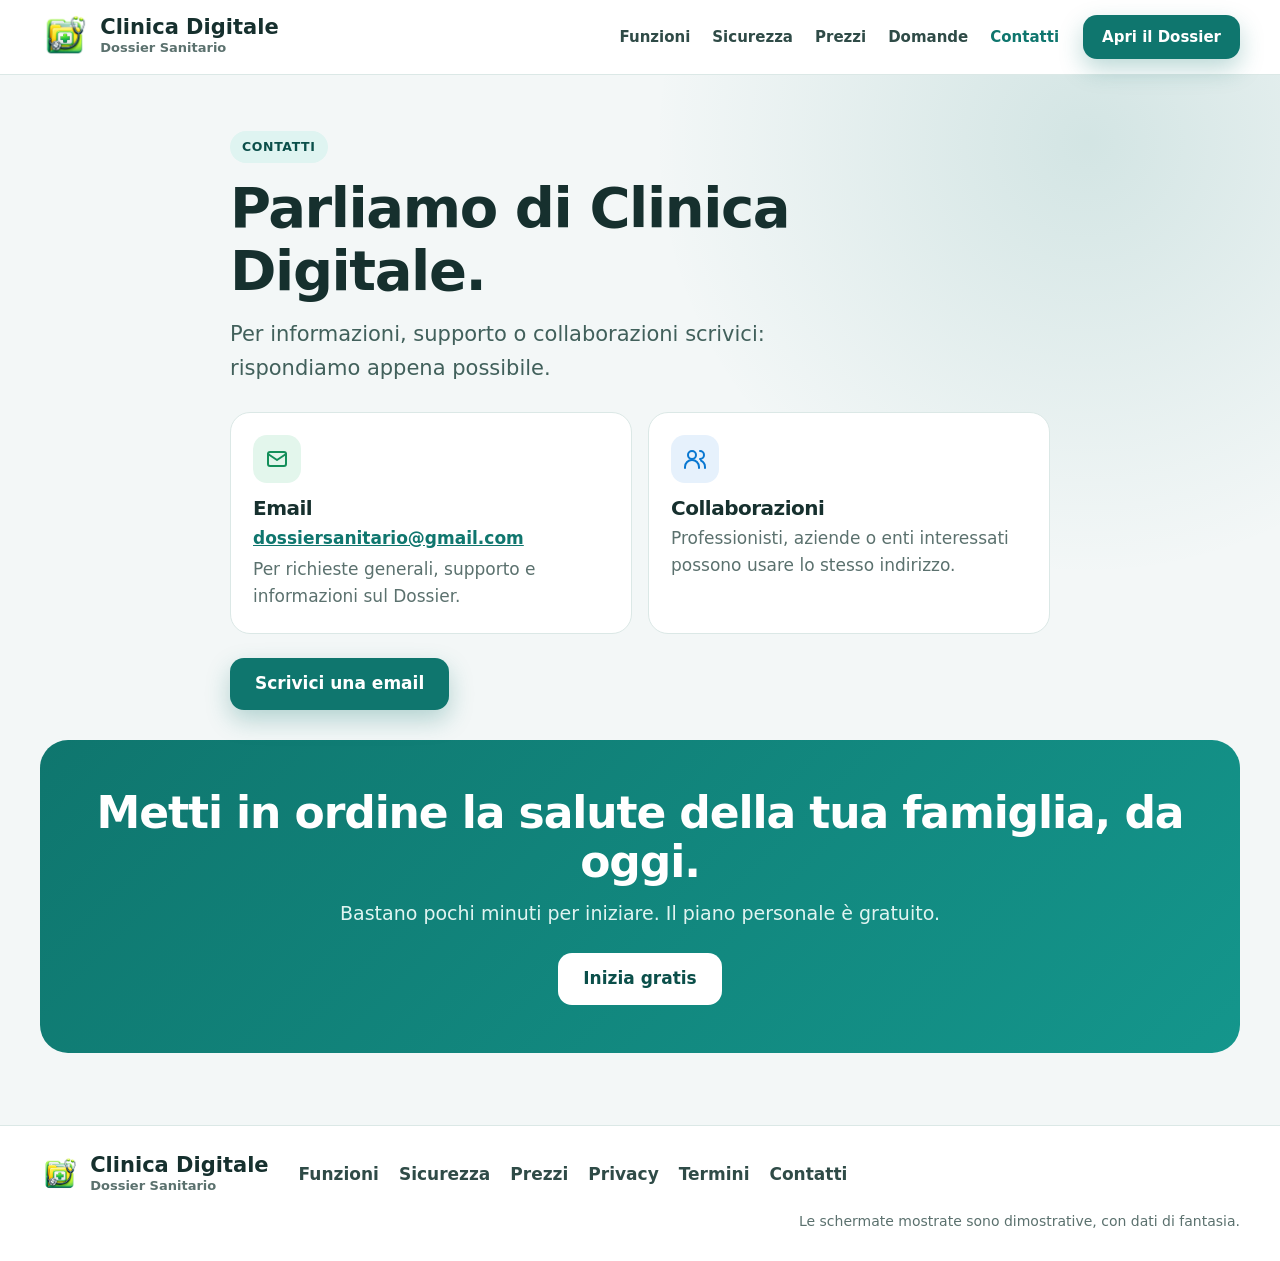
<file: contatti.html>
<!doctype html>
<html lang="it">
<head>
<meta charset="utf-8">
<meta name="viewport" content="width=device-width,initial-scale=1">
<title>Contatti | Clinica Digitale - Dossier Sanitario</title>
<meta name="description" content="Contatti ufficiali di Clinica Digitale - Dossier Sanitario.">
<meta name="theme-color" content="#0f766e">
<meta property="og:type" content="website">
<meta property="og:site_name" content="Clinica Digitale - Dossier Sanitario">
<meta property="og:title" content="Contatti | Clinica Digitale - Dossier Sanitario">
<meta property="og:description" content="Contatti ufficiali di Clinica Digitale - Dossier Sanitario.">
<link rel="icon" href="images/favicon.png" type="image/png">
<link rel="stylesheet" href="style.css?v=2">
</head>
<body>
<svg width="0" height="0" style="position:absolute" aria-hidden="true"><defs>
<symbol id="i-doc" viewBox="0 0 24 24"><path d="M14 3H7a2 2 0 0 0-2 2v14a2 2 0 0 0 2 2h10a2 2 0 0 0 2-2V8z"/><path d="M14 3v5h5M9 13h6M9 17h6"/></symbol>
<symbol id="i-pill" viewBox="0 0 24 24"><path d="M10.5 20.5a5 5 0 0 1-7-7l7-7a5 5 0 0 1 7 7z"/><path d="M8.5 8.5l7 7"/></symbol>
<symbol id="i-cal" viewBox="0 0 24 24"><rect x="3" y="5" width="18" height="16" rx="2"/><path d="M16 3v4M8 3v4M3 10h18"/></symbol>
<symbol id="i-chart" viewBox="0 0 24 24"><path d="M3 3v18h18"/><path d="M7 15l4-4 3 3 5-6"/></symbol>
<symbol id="i-heart" viewBox="0 0 24 24"><path d="M20.8 4.6a5.5 5.5 0 0 0-7.8 0L12 5.7l-1-1.1a5.5 5.5 0 0 0-7.8 7.8l1 1.1L12 21l7.8-7.5 1-1.1a5.5 5.5 0 0 0 0-7.8z"/></symbol>
<symbol id="i-family" viewBox="0 0 24 24"><circle cx="8" cy="7" r="3"/><circle cx="17" cy="9" r="2.5"/><path d="M2 21v-2a5 5 0 0 1 10 0v2M14 21v-1.5a3.5 3.5 0 0 1 7 0V21"/></symbol>
<symbol id="i-steth" viewBox="0 0 24 24"><path d="M5 3v6a5 5 0 0 0 10 0V3"/><path d="M10 14v2a5 5 0 0 0 10 0v-3"/><circle cx="20" cy="11" r="2"/></symbol>
<symbol id="i-alert" viewBox="0 0 24 24"><path d="M12 2l9 4v6c0 5-3.8 9.3-9 10-5.2-.7-9-5-9-10V6z"/><path d="M12 8v5M12 16.5v.5"/></symbol>
<symbol id="i-lock" viewBox="0 0 24 24"><rect x="4" y="11" width="16" height="10" rx="2"/><path d="M8 11V7a4 4 0 0 1 8 0v4"/></symbol>
<symbol id="i-cloud" viewBox="0 0 24 24"><path d="M17.5 19a4.5 4.5 0 1 0-1.4-8.8A6 6 0 0 0 4.5 12.5 3.5 3.5 0 0 0 6 19z"/></symbol>
<symbol id="i-finger" viewBox="0 0 24 24"><path d="M12 11v3a8 8 0 0 1-2 5.3M8 9.5a4 4 0 0 1 8 0V13a12 12 0 0 1-1 4.8M5 13v-2a7 7 0 0 1 12.4-4.4M19 12v1a15 15 0 0 1-.6 4"/></symbol>
<symbol id="i-key" viewBox="0 0 24 24"><circle cx="7.5" cy="15.5" r="4.5"/><path d="M10.7 12.3L21 2M17 6l3 3M14 9l2 2"/></symbol>
<symbol id="i-users" viewBox="0 0 24 24"><circle cx="9" cy="8" r="4"/><path d="M2 21v-1a7 7 0 0 1 14 0v1M17 4a4 4 0 0 1 0 8M22 21v-1a7 7 0 0 0-4-6.3"/></symbol>
<symbol id="i-device" viewBox="0 0 24 24"><rect x="2" y="4" width="14" height="10" rx="1.5"/><path d="M6 18h6"/><rect x="17" y="8" width="5" height="12" rx="1"/></symbol>
<symbol id="i-search" viewBox="0 0 24 24"><circle cx="11" cy="11" r="7"/><path d="M21 21l-4.3-4.3"/></symbol>
<symbol id="i-scan" viewBox="0 0 24 24"><path d="M3 7V5a2 2 0 0 1 2-2h2M17 3h2a2 2 0 0 1 2 2v2M21 17v2a2 2 0 0 1-2 2h-2M7 21H5a2 2 0 0 1-2-2v-2M7 12h10"/></symbol>
<symbol id="i-mail" viewBox="0 0 24 24"><rect x="3" y="5" width="18" height="14" rx="2"/><path d="M3 7l9 6 9-6"/></symbol>
<symbol id="i-clock" viewBox="0 0 24 24"><circle cx="12" cy="12" r="9"/><path d="M12 7v5l3 2"/></symbol>
</defs></svg>
<header class="testata">
  <div class="contenitore barra">
    <a class="marchio" href="index.html"><img src="images/icon_brand.png" alt=""><span><strong>Clinica Digitale</strong><small>Dossier Sanitario</small></span></a>
    <nav class="menu" aria-label="Navigazione principale"><a href="funzioni.html">Funzioni</a><a href="sicurezza.html">Sicurezza</a><a href="index.html#prezzi">Prezzi</a><a href="index.html#domande">Domande</a><a href="contatti.html" aria-current="page">Contatti</a></nav>
    <a class="pulsante primario piccolo" href="https://app.dossiersanitario.it">Apri il Dossier</a>
  </div>
</header>
<main>

<section class="testa-pagina">
  <div class="contenitore stretto">
    <span class="etichetta">Contatti</span><h1>Parliamo di Clinica Digitale.</h1>
    <p class="sottotitolo">Per informazioni, supporto o collaborazioni scrivici: rispondiamo appena possibile.</p>
    <div class="griglia-2">
      <article class="scheda"><span class="ic verde"><svg><use href="#i-mail"/></svg></span><h3>Email</h3><p><a href="mailto:dossiersanitario@gmail.com">dossiersanitario@gmail.com</a></p><p>Per richieste generali, supporto e informazioni sul Dossier.</p></article>
      <article class="scheda"><span class="ic azzurro"><svg><use href="#i-users"/></svg></span><h3>Collaborazioni</h3><p>Professionisti, aziende o enti interessati possono usare lo stesso indirizzo.</p></article>
    </div>
    <div class="azioni" style="margin-top:24px"><a class="pulsante primario" href="mailto:dossiersanitario@gmail.com">Scrivici una email</a></div>
  </div>
</section>
<section class="chiusura"><div class="contenitore chiusura-box"><h2>Metti in ordine la salute della tua famiglia, da oggi.</h2><p>Bastano pochi minuti per iniziare. Il piano personale è gratuito.</p><a class="pulsante bianco" href="https://app.dossiersanitario.it">Inizia gratis</a></div></section>
</main>
<footer class="piede">
  <div class="contenitore piede-griglia">
    <div class="marchio piccolo-marchio"><img src="images/icon_brand.png" alt=""><span><strong>Clinica Digitale</strong><small>Dossier Sanitario</small></span></div>
    <nav aria-label="Pagine del sito"><a href="funzioni.html">Funzioni</a><a href="sicurezza.html">Sicurezza</a><a href="index.html#prezzi">Prezzi</a><a href="privacy.html">Privacy</a><a href="termini.html">Termini</a><a href="contatti.html">Contatti</a></nav>
    <p>Le schermate mostrate sono dimostrative, con dati di fantasia.</p>
  </div>
</footer>
</body>
</html>
</file>
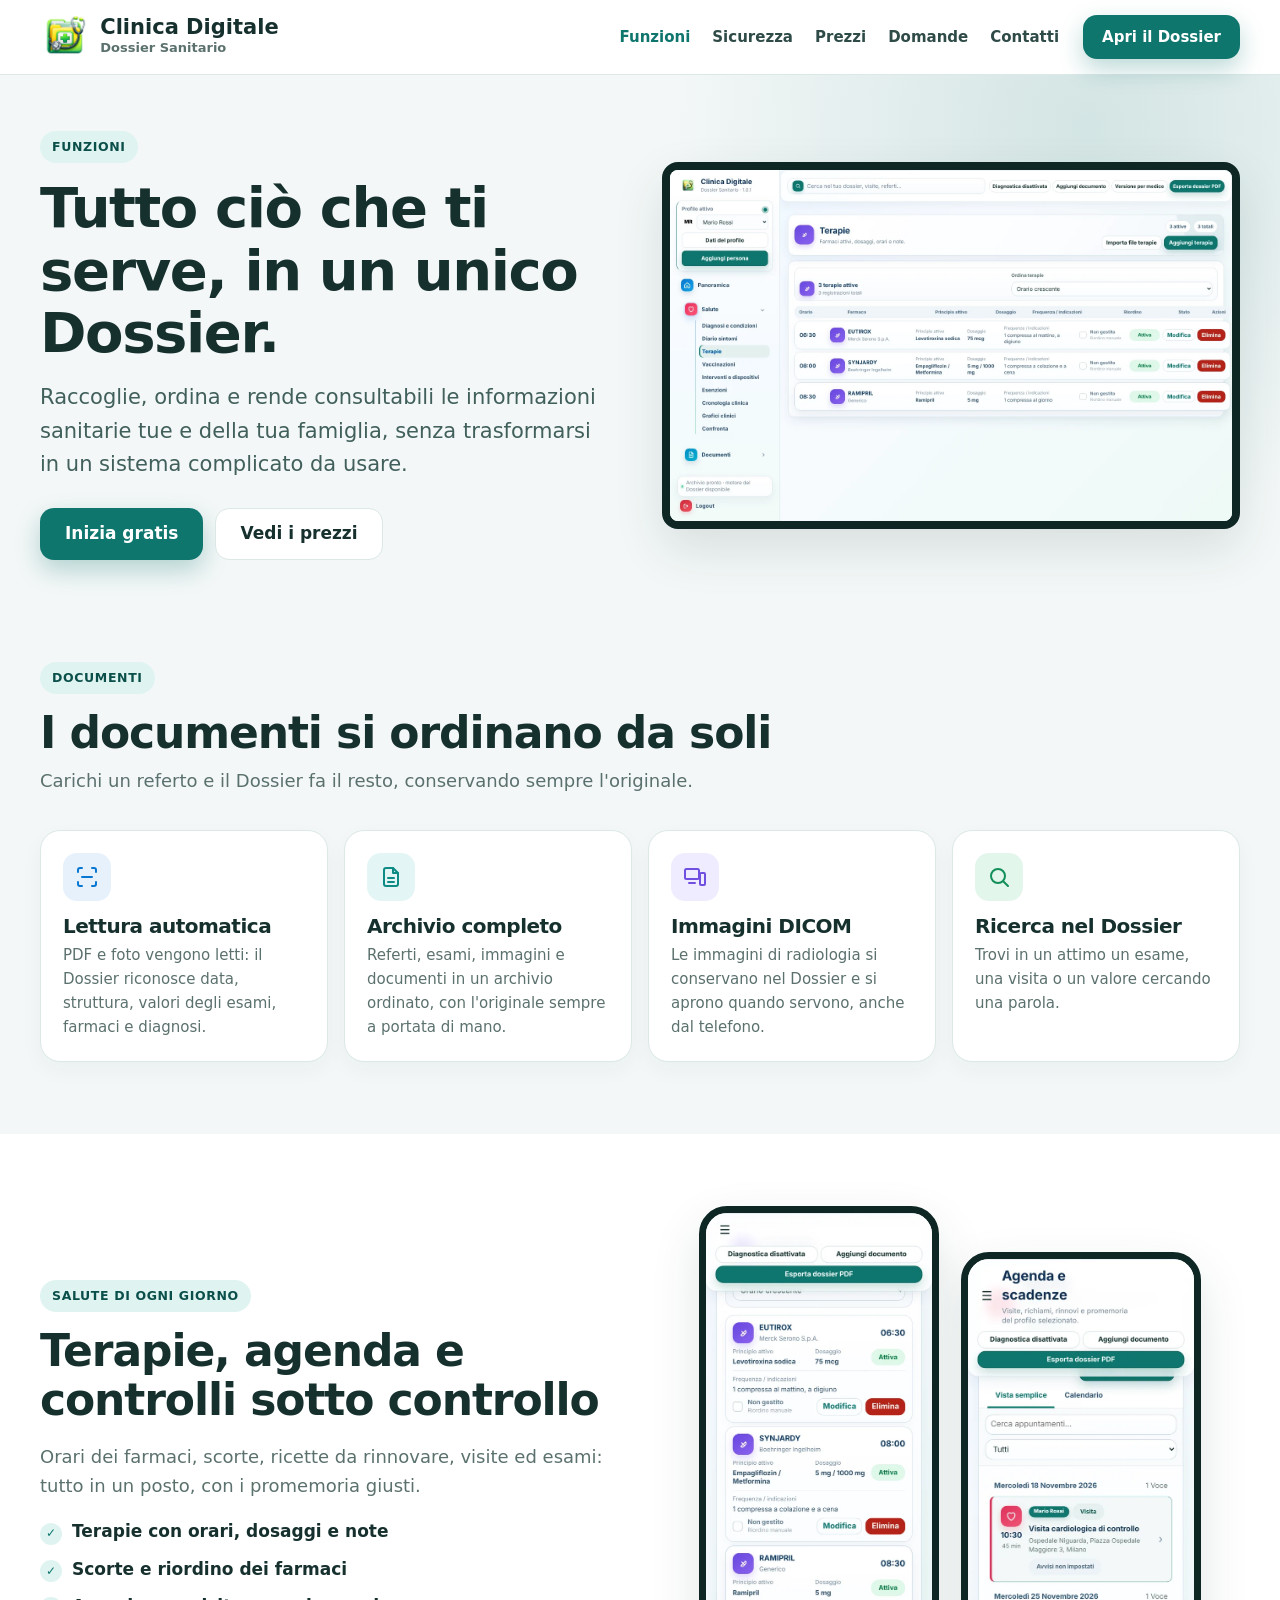
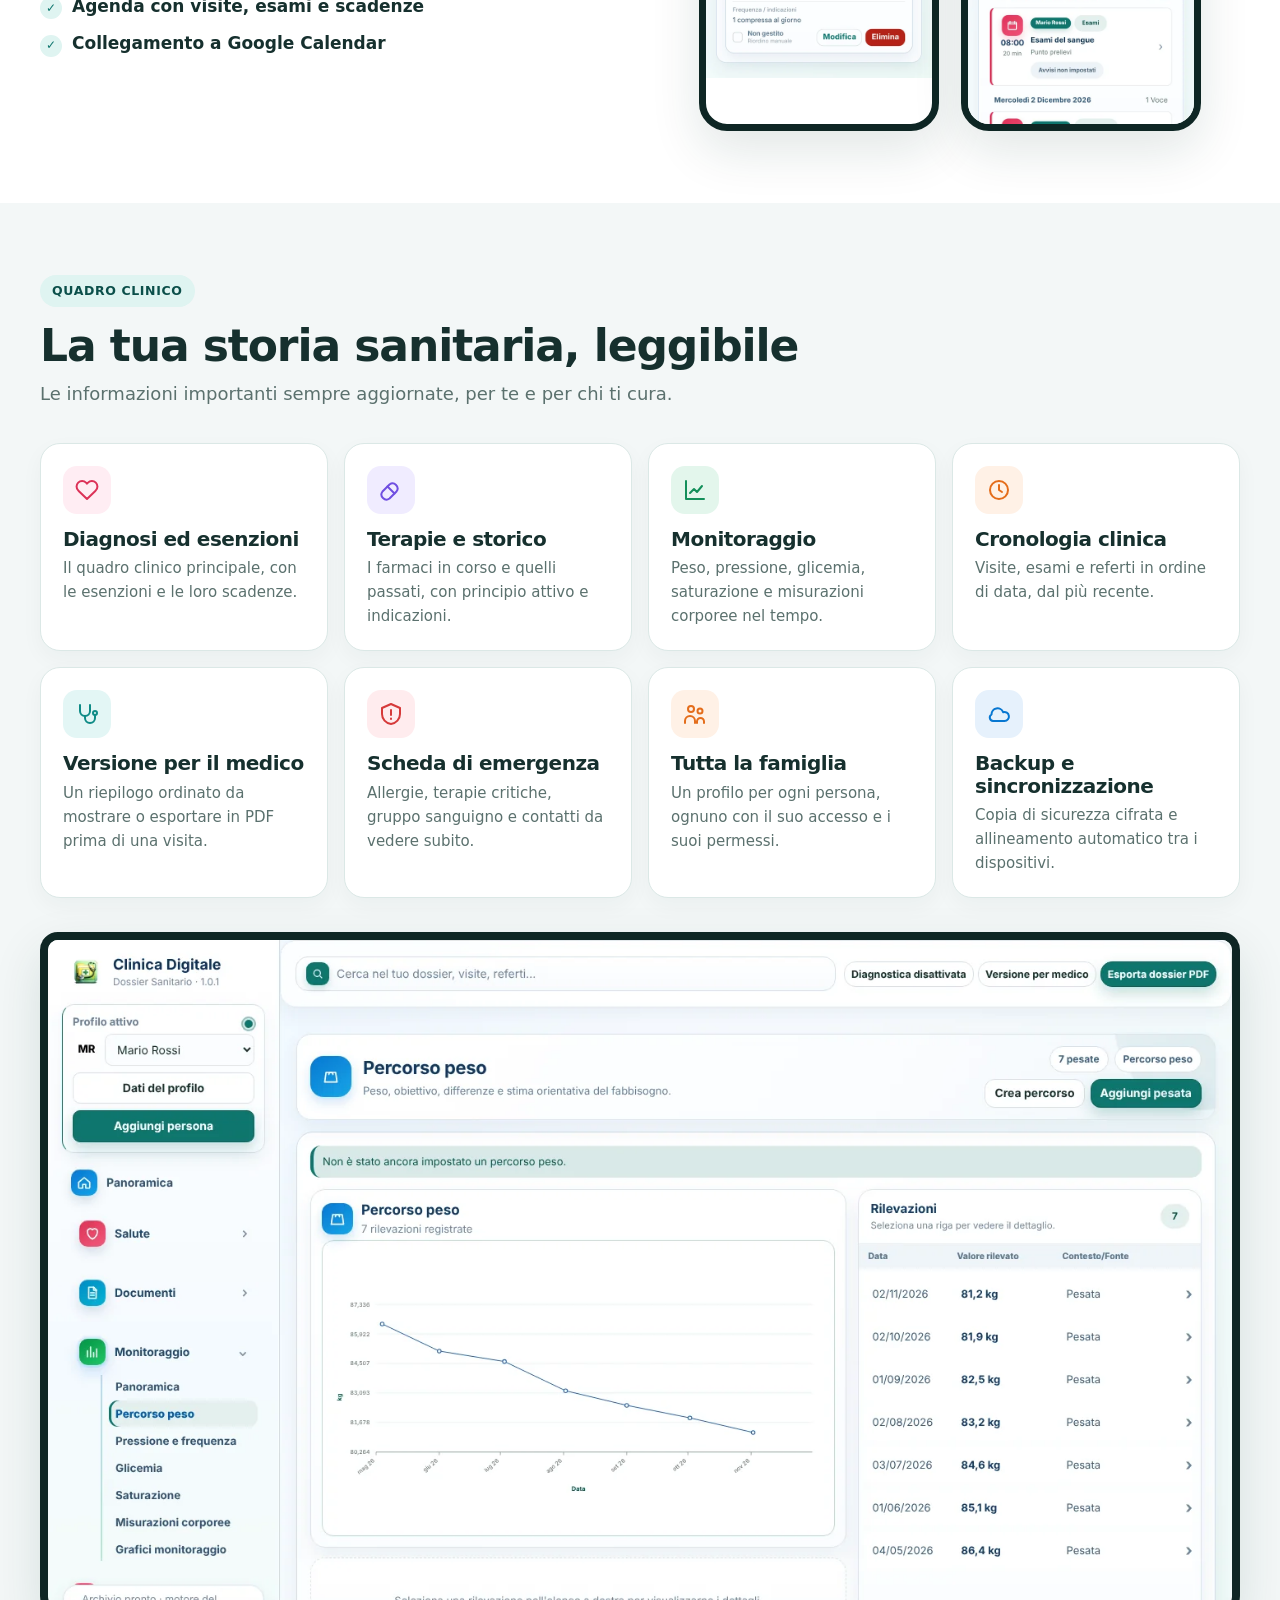
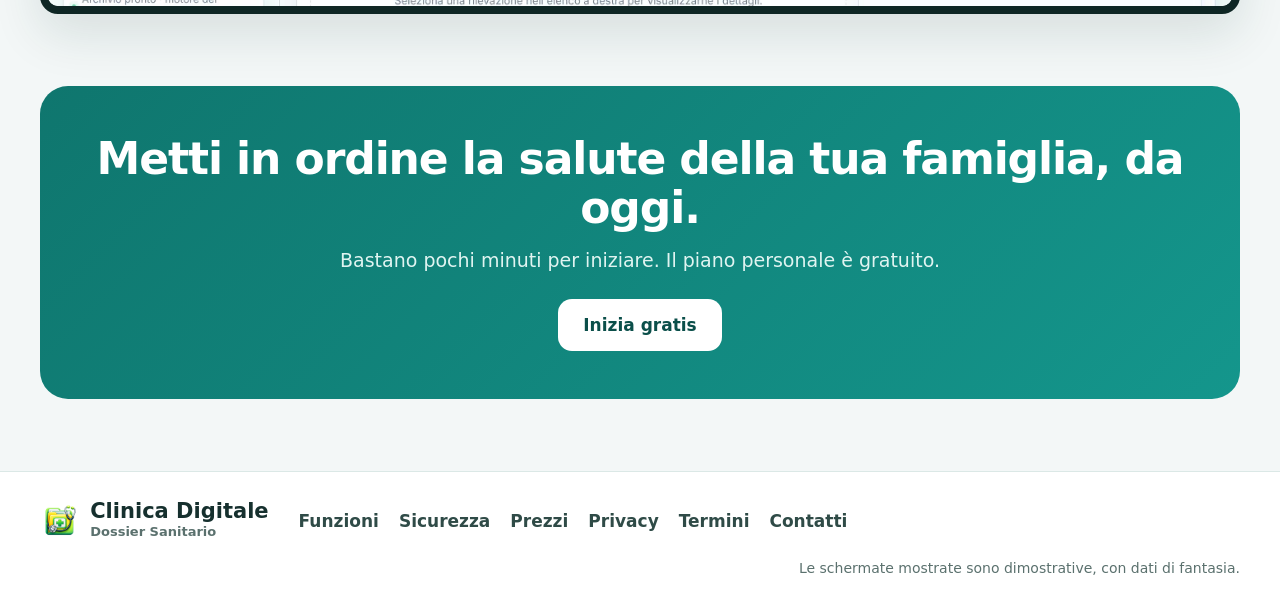
<file: funzioni.html>
<!doctype html>
<html lang="it">
<head>
<meta charset="utf-8">
<meta name="viewport" content="width=device-width,initial-scale=1">
<title>Funzioni | Clinica Digitale - Dossier Sanitario</title>
<meta name="description" content="Documenti letti in automatico, terapie, agenda, monitoraggio, diagnosi, famiglia e scheda di emergenza in un unico Dossier sanitario.">
<meta name="theme-color" content="#0f766e">
<meta property="og:type" content="website">
<meta property="og:site_name" content="Clinica Digitale - Dossier Sanitario">
<meta property="og:title" content="Funzioni | Clinica Digitale - Dossier Sanitario">
<meta property="og:description" content="Documenti letti in automatico, terapie, agenda, monitoraggio, diagnosi, famiglia e scheda di emergenza in un unico Dossier sanitario.">
<link rel="icon" href="images/favicon.png" type="image/png">
<link rel="stylesheet" href="style.css?v=2">
</head>
<body>
<svg width="0" height="0" style="position:absolute" aria-hidden="true"><defs>
<symbol id="i-doc" viewBox="0 0 24 24"><path d="M14 3H7a2 2 0 0 0-2 2v14a2 2 0 0 0 2 2h10a2 2 0 0 0 2-2V8z"/><path d="M14 3v5h5M9 13h6M9 17h6"/></symbol>
<symbol id="i-pill" viewBox="0 0 24 24"><path d="M10.5 20.5a5 5 0 0 1-7-7l7-7a5 5 0 0 1 7 7z"/><path d="M8.5 8.5l7 7"/></symbol>
<symbol id="i-cal" viewBox="0 0 24 24"><rect x="3" y="5" width="18" height="16" rx="2"/><path d="M16 3v4M8 3v4M3 10h18"/></symbol>
<symbol id="i-chart" viewBox="0 0 24 24"><path d="M3 3v18h18"/><path d="M7 15l4-4 3 3 5-6"/></symbol>
<symbol id="i-heart" viewBox="0 0 24 24"><path d="M20.8 4.6a5.5 5.5 0 0 0-7.8 0L12 5.7l-1-1.1a5.5 5.5 0 0 0-7.8 7.8l1 1.1L12 21l7.8-7.5 1-1.1a5.5 5.5 0 0 0 0-7.8z"/></symbol>
<symbol id="i-family" viewBox="0 0 24 24"><circle cx="8" cy="7" r="3"/><circle cx="17" cy="9" r="2.5"/><path d="M2 21v-2a5 5 0 0 1 10 0v2M14 21v-1.5a3.5 3.5 0 0 1 7 0V21"/></symbol>
<symbol id="i-steth" viewBox="0 0 24 24"><path d="M5 3v6a5 5 0 0 0 10 0V3"/><path d="M10 14v2a5 5 0 0 0 10 0v-3"/><circle cx="20" cy="11" r="2"/></symbol>
<symbol id="i-alert" viewBox="0 0 24 24"><path d="M12 2l9 4v6c0 5-3.8 9.3-9 10-5.2-.7-9-5-9-10V6z"/><path d="M12 8v5M12 16.5v.5"/></symbol>
<symbol id="i-lock" viewBox="0 0 24 24"><rect x="4" y="11" width="16" height="10" rx="2"/><path d="M8 11V7a4 4 0 0 1 8 0v4"/></symbol>
<symbol id="i-cloud" viewBox="0 0 24 24"><path d="M17.5 19a4.5 4.5 0 1 0-1.4-8.8A6 6 0 0 0 4.5 12.5 3.5 3.5 0 0 0 6 19z"/></symbol>
<symbol id="i-finger" viewBox="0 0 24 24"><path d="M12 11v3a8 8 0 0 1-2 5.3M8 9.5a4 4 0 0 1 8 0V13a12 12 0 0 1-1 4.8M5 13v-2a7 7 0 0 1 12.4-4.4M19 12v1a15 15 0 0 1-.6 4"/></symbol>
<symbol id="i-key" viewBox="0 0 24 24"><circle cx="7.5" cy="15.5" r="4.5"/><path d="M10.7 12.3L21 2M17 6l3 3M14 9l2 2"/></symbol>
<symbol id="i-users" viewBox="0 0 24 24"><circle cx="9" cy="8" r="4"/><path d="M2 21v-1a7 7 0 0 1 14 0v1M17 4a4 4 0 0 1 0 8M22 21v-1a7 7 0 0 0-4-6.3"/></symbol>
<symbol id="i-device" viewBox="0 0 24 24"><rect x="2" y="4" width="14" height="10" rx="1.5"/><path d="M6 18h6"/><rect x="17" y="8" width="5" height="12" rx="1"/></symbol>
<symbol id="i-search" viewBox="0 0 24 24"><circle cx="11" cy="11" r="7"/><path d="M21 21l-4.3-4.3"/></symbol>
<symbol id="i-scan" viewBox="0 0 24 24"><path d="M3 7V5a2 2 0 0 1 2-2h2M17 3h2a2 2 0 0 1 2 2v2M21 17v2a2 2 0 0 1-2 2h-2M7 21H5a2 2 0 0 1-2-2v-2M7 12h10"/></symbol>
<symbol id="i-mail" viewBox="0 0 24 24"><rect x="3" y="5" width="18" height="14" rx="2"/><path d="M3 7l9 6 9-6"/></symbol>
<symbol id="i-clock" viewBox="0 0 24 24"><circle cx="12" cy="12" r="9"/><path d="M12 7v5l3 2"/></symbol>
</defs></svg>
<header class="testata">
  <div class="contenitore barra">
    <a class="marchio" href="index.html"><img src="images/icon_brand.png" alt=""><span><strong>Clinica Digitale</strong><small>Dossier Sanitario</small></span></a>
    <nav class="menu" aria-label="Navigazione principale"><a href="funzioni.html" aria-current="page">Funzioni</a><a href="sicurezza.html">Sicurezza</a><a href="index.html#prezzi">Prezzi</a><a href="index.html#domande">Domande</a><a href="contatti.html">Contatti</a></nav>
    <a class="pulsante primario piccolo" href="https://app.dossiersanitario.it">Apri il Dossier</a>
  </div>
</header>
<main>

<section class="testa-pagina">
  <div class="contenitore testa-griglia">
    <div><span class="etichetta">Funzioni</span><h1>Tutto ciò che ti serve, in un unico Dossier.</h1>
    <p class="sottotitolo">Raccoglie, ordina e rende consultabili le informazioni sanitarie tue e della tua famiglia, senza trasformarsi in un sistema complicato da usare.</p>
    <div class="azioni"><a class="pulsante primario" href="https://app.dossiersanitario.it">Inizia gratis</a><a class="pulsante chiaro" href="index.html#prezzi">Vedi i prezzi</a></div></div>
    <div class="schermo-pc"><img src="images/pc_terapie.webp" alt="Le terapie nel Dossier"></div>
  </div>
</section>

<section class="sezione">
  <div class="contenitore">
    <div class="intestazione"><span class="etichetta">Documenti</span><h2>I documenti si ordinano da soli</h2><p>Carichi un referto e il Dossier fa il resto, conservando sempre l'originale.</p></div>
    <div class="funzioni">
      <article><span class="ic azzurro"><svg><use href="#i-scan"/></svg></span><h3>Lettura automatica</h3><p>PDF e foto vengono letti: il Dossier riconosce data, struttura, valori degli esami, farmaci e diagnosi.</p></article>
      <article><span class="ic acqua"><svg><use href="#i-doc"/></svg></span><h3>Archivio completo</h3><p>Referti, esami, immagini e documenti in un archivio ordinato, con l'originale sempre a portata di mano.</p></article>
      <article><span class="ic viola"><svg><use href="#i-device"/></svg></span><h3>Immagini DICOM</h3><p>Le immagini di radiologia si conservano nel Dossier e si aprono quando servono, anche dal telefono.</p></article>
      <article><span class="ic verde"><svg><use href="#i-search"/></svg></span><h3>Ricerca nel Dossier</h3><p>Trovi in un attimo un esame, una visita o un valore cercando una parola.</p></article>
    </div>
  </div>
</section>

<section class="sezione chiara">
  <div class="contenitore vetrina">
    <div class="vetrina-testo"><span class="etichetta">Salute di ogni giorno</span><h2>Terapie, agenda e controlli sotto controllo</h2>
      <p>Orari dei farmaci, scorte, ricette da rinnovare, visite ed esami: tutto in un posto, con i promemoria giusti.</p>
      <ul class="spunte"><li>Terapie con orari, dosaggi e note</li><li>Scorte e riordino dei farmaci</li><li>Agenda con visite, esami e scadenze</li><li>Collegamento a Google Calendar</li></ul></div>
    <div class="vetrina-visuale doppia"><div class="schermo-tel grande"><img src="images/tel_terapie.webp" alt="Terapie sul telefono"></div><div class="schermo-tel grande"><img src="images/tel_agenda.webp" alt="Agenda sul telefono"></div></div>
  </div>
</section>

<section class="sezione">
  <div class="contenitore">
    <div class="intestazione"><span class="etichetta">Quadro clinico</span><h2>La tua storia sanitaria, leggibile</h2><p>Le informazioni importanti sempre aggiornate, per te e per chi ti cura.</p></div>
    <div class="funzioni">
      <article><span class="ic rosa"><svg><use href="#i-heart"/></svg></span><h3>Diagnosi ed esenzioni</h3><p>Il quadro clinico principale, con le esenzioni e le loro scadenze.</p></article>
      <article><span class="ic viola"><svg><use href="#i-pill"/></svg></span><h3>Terapie e storico</h3><p>I farmaci in corso e quelli passati, con principio attivo e indicazioni.</p></article>
      <article><span class="ic verde"><svg><use href="#i-chart"/></svg></span><h3>Monitoraggio</h3><p>Peso, pressione, glicemia, saturazione e misurazioni corporee nel tempo.</p></article>
      <article><span class="ic arancio"><svg><use href="#i-clock"/></svg></span><h3>Cronologia clinica</h3><p>Visite, esami e referti in ordine di data, dal più recente.</p></article>
      <article><span class="ic acqua"><svg><use href="#i-steth"/></svg></span><h3>Versione per il medico</h3><p>Un riepilogo ordinato da mostrare o esportare in PDF prima di una visita.</p></article>
      <article><span class="ic rosso"><svg><use href="#i-alert"/></svg></span><h3>Scheda di emergenza</h3><p>Allergie, terapie critiche, gruppo sanguigno e contatti da vedere subito.</p></article>
      <article><span class="ic arancio"><svg><use href="#i-family"/></svg></span><h3>Tutta la famiglia</h3><p>Un profilo per ogni persona, ognuno con il suo accesso e i suoi permessi.</p></article>
      <article><span class="ic azzurro"><svg><use href="#i-cloud"/></svg></span><h3>Backup e sincronizzazione</h3><p>Copia di sicurezza cifrata e allineamento automatico tra i dispositivi.</p></article>
    </div>
    <div class="schermo-largo" style="margin-top:34px"><img src="images/pc_monitoraggio.webp" alt="Grafico del peso nel Monitoraggio"></div>
  </div>
</section>
<section class="chiusura"><div class="contenitore chiusura-box"><h2>Metti in ordine la salute della tua famiglia, da oggi.</h2><p>Bastano pochi minuti per iniziare. Il piano personale è gratuito.</p><a class="pulsante bianco" href="https://app.dossiersanitario.it">Inizia gratis</a></div></section>
</main>
<footer class="piede">
  <div class="contenitore piede-griglia">
    <div class="marchio piccolo-marchio"><img src="images/icon_brand.png" alt=""><span><strong>Clinica Digitale</strong><small>Dossier Sanitario</small></span></div>
    <nav aria-label="Pagine del sito"><a href="funzioni.html">Funzioni</a><a href="sicurezza.html">Sicurezza</a><a href="index.html#prezzi">Prezzi</a><a href="privacy.html">Privacy</a><a href="termini.html">Termini</a><a href="contatti.html">Contatti</a></nav>
    <p>Le schermate mostrate sono dimostrative, con dati di fantasia.</p>
  </div>
</footer>
</body>
</html>
</file>
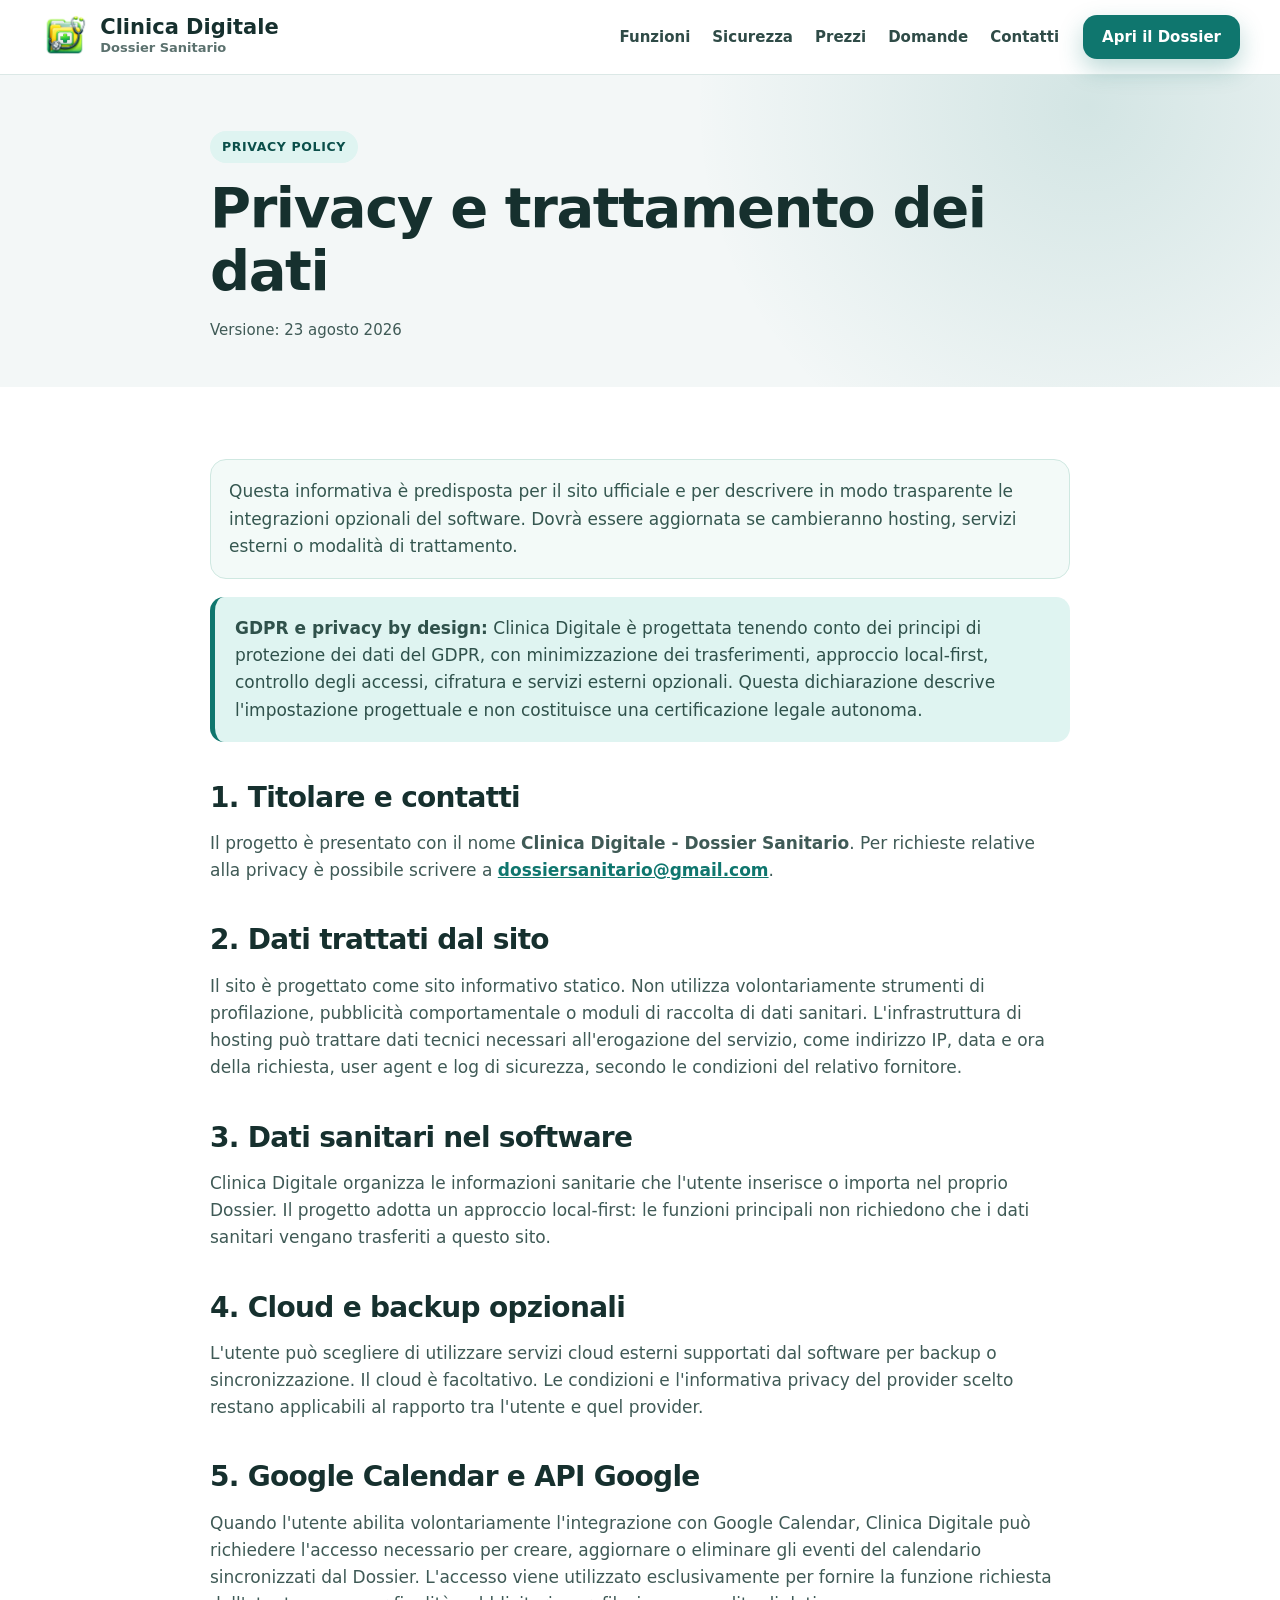
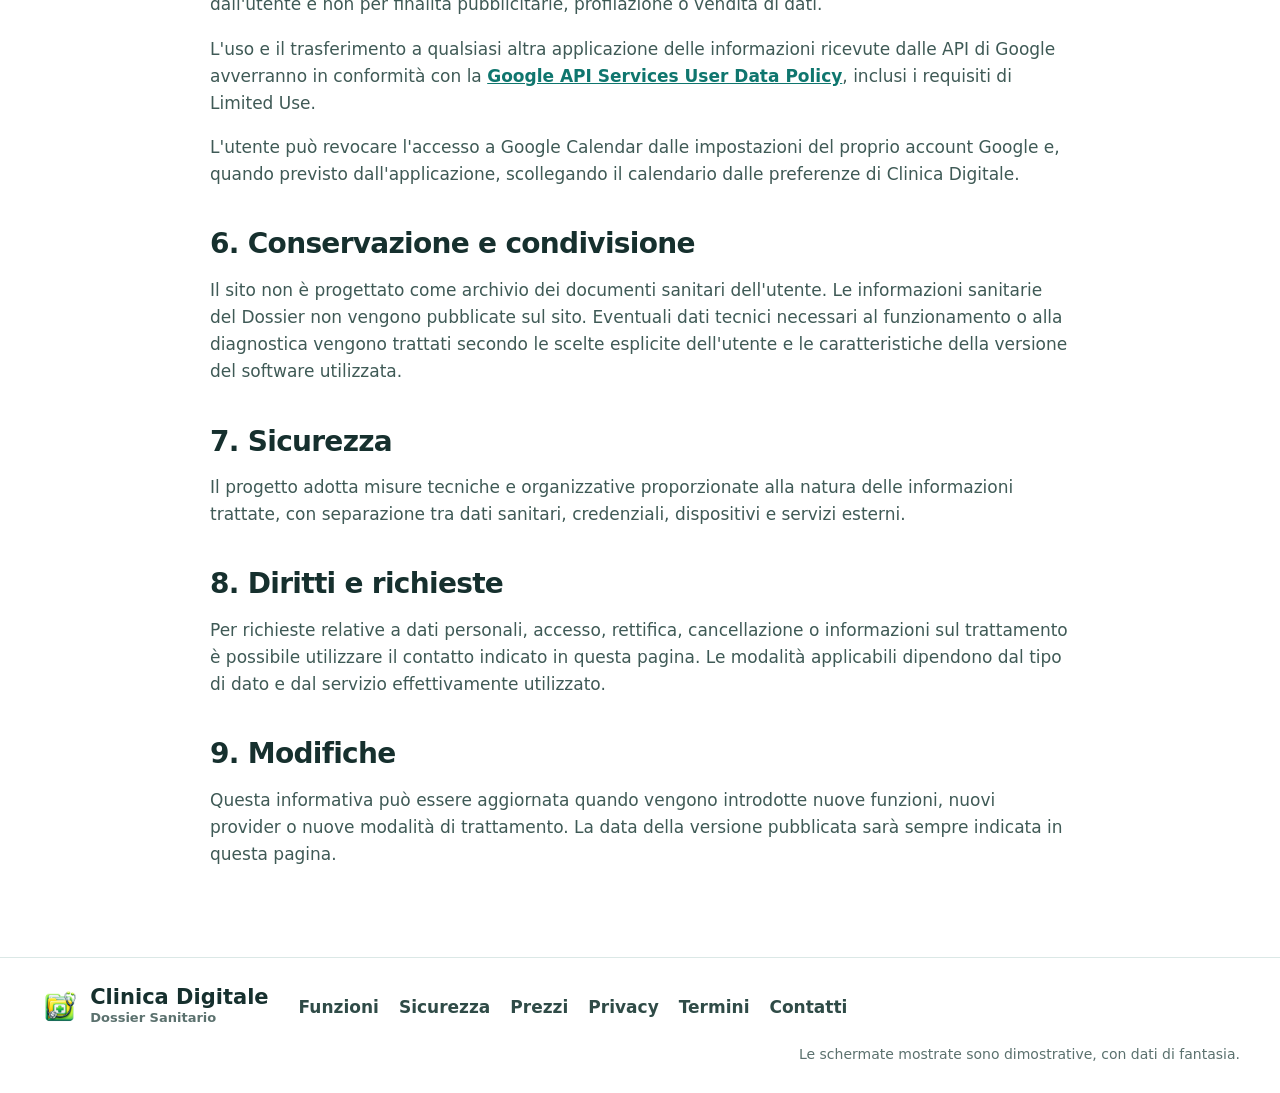
<file: privacy.html>
<!doctype html>
<html lang="it">
<head>
<meta charset="utf-8">
<meta name="viewport" content="width=device-width,initial-scale=1">
<title>Privacy | Clinica Digitale - Dossier Sanitario</title>
<meta name="description" content="Informativa privacy di Clinica Digitale - Dossier Sanitario.">
<meta name="theme-color" content="#0f766e">
<meta property="og:type" content="website">
<meta property="og:site_name" content="Clinica Digitale - Dossier Sanitario">
<meta property="og:title" content="Privacy | Clinica Digitale - Dossier Sanitario">
<meta property="og:description" content="Informativa privacy di Clinica Digitale - Dossier Sanitario.">
<link rel="icon" href="images/favicon.png" type="image/png">
<link rel="stylesheet" href="style.css?v=2">
</head>
<body>
<svg width="0" height="0" style="position:absolute" aria-hidden="true"><defs>
<symbol id="i-doc" viewBox="0 0 24 24"><path d="M14 3H7a2 2 0 0 0-2 2v14a2 2 0 0 0 2 2h10a2 2 0 0 0 2-2V8z"/><path d="M14 3v5h5M9 13h6M9 17h6"/></symbol>
<symbol id="i-pill" viewBox="0 0 24 24"><path d="M10.5 20.5a5 5 0 0 1-7-7l7-7a5 5 0 0 1 7 7z"/><path d="M8.5 8.5l7 7"/></symbol>
<symbol id="i-cal" viewBox="0 0 24 24"><rect x="3" y="5" width="18" height="16" rx="2"/><path d="M16 3v4M8 3v4M3 10h18"/></symbol>
<symbol id="i-chart" viewBox="0 0 24 24"><path d="M3 3v18h18"/><path d="M7 15l4-4 3 3 5-6"/></symbol>
<symbol id="i-heart" viewBox="0 0 24 24"><path d="M20.8 4.6a5.5 5.5 0 0 0-7.8 0L12 5.7l-1-1.1a5.5 5.5 0 0 0-7.8 7.8l1 1.1L12 21l7.8-7.5 1-1.1a5.5 5.5 0 0 0 0-7.8z"/></symbol>
<symbol id="i-family" viewBox="0 0 24 24"><circle cx="8" cy="7" r="3"/><circle cx="17" cy="9" r="2.5"/><path d="M2 21v-2a5 5 0 0 1 10 0v2M14 21v-1.5a3.5 3.5 0 0 1 7 0V21"/></symbol>
<symbol id="i-steth" viewBox="0 0 24 24"><path d="M5 3v6a5 5 0 0 0 10 0V3"/><path d="M10 14v2a5 5 0 0 0 10 0v-3"/><circle cx="20" cy="11" r="2"/></symbol>
<symbol id="i-alert" viewBox="0 0 24 24"><path d="M12 2l9 4v6c0 5-3.8 9.3-9 10-5.2-.7-9-5-9-10V6z"/><path d="M12 8v5M12 16.5v.5"/></symbol>
<symbol id="i-lock" viewBox="0 0 24 24"><rect x="4" y="11" width="16" height="10" rx="2"/><path d="M8 11V7a4 4 0 0 1 8 0v4"/></symbol>
<symbol id="i-cloud" viewBox="0 0 24 24"><path d="M17.5 19a4.5 4.5 0 1 0-1.4-8.8A6 6 0 0 0 4.5 12.5 3.5 3.5 0 0 0 6 19z"/></symbol>
<symbol id="i-finger" viewBox="0 0 24 24"><path d="M12 11v3a8 8 0 0 1-2 5.3M8 9.5a4 4 0 0 1 8 0V13a12 12 0 0 1-1 4.8M5 13v-2a7 7 0 0 1 12.4-4.4M19 12v1a15 15 0 0 1-.6 4"/></symbol>
<symbol id="i-key" viewBox="0 0 24 24"><circle cx="7.5" cy="15.5" r="4.5"/><path d="M10.7 12.3L21 2M17 6l3 3M14 9l2 2"/></symbol>
<symbol id="i-users" viewBox="0 0 24 24"><circle cx="9" cy="8" r="4"/><path d="M2 21v-1a7 7 0 0 1 14 0v1M17 4a4 4 0 0 1 0 8M22 21v-1a7 7 0 0 0-4-6.3"/></symbol>
<symbol id="i-device" viewBox="0 0 24 24"><rect x="2" y="4" width="14" height="10" rx="1.5"/><path d="M6 18h6"/><rect x="17" y="8" width="5" height="12" rx="1"/></symbol>
<symbol id="i-search" viewBox="0 0 24 24"><circle cx="11" cy="11" r="7"/><path d="M21 21l-4.3-4.3"/></symbol>
<symbol id="i-scan" viewBox="0 0 24 24"><path d="M3 7V5a2 2 0 0 1 2-2h2M17 3h2a2 2 0 0 1 2 2v2M21 17v2a2 2 0 0 1-2 2h-2M7 21H5a2 2 0 0 1-2-2v-2M7 12h10"/></symbol>
<symbol id="i-mail" viewBox="0 0 24 24"><rect x="3" y="5" width="18" height="14" rx="2"/><path d="M3 7l9 6 9-6"/></symbol>
<symbol id="i-clock" viewBox="0 0 24 24"><circle cx="12" cy="12" r="9"/><path d="M12 7v5l3 2"/></symbol>
</defs></svg>
<header class="testata">
  <div class="contenitore barra">
    <a class="marchio" href="index.html"><img src="images/icon_brand.png" alt=""><span><strong>Clinica Digitale</strong><small>Dossier Sanitario</small></span></a>
    <nav class="menu" aria-label="Navigazione principale"><a href="funzioni.html">Funzioni</a><a href="sicurezza.html">Sicurezza</a><a href="index.html#prezzi">Prezzi</a><a href="index.html#domande">Domande</a><a href="contatti.html">Contatti</a></nav>
    <a class="pulsante primario piccolo" href="https://app.dossiersanitario.it">Apri il Dossier</a>
  </div>
</header>
<main>
<section class="testa-pagina"><div class="contenitore prosa"><span class="etichetta">Privacy Policy</span><h1>Privacy e trattamento dei dati</h1><p class="data">Versione: 23 agosto 2026</p></div></section><section class="sezione chiara"><div class="contenitore prosa"><div class="avviso">Questa informativa è predisposta per il sito ufficiale e per descrivere in modo trasparente le integrazioni opzionali del software. Dovrà essere aggiornata se cambieranno hosting, servizi esterni o modalità di trattamento.</div><div class="riquadro" style="margin-top:18px"><strong>GDPR e privacy by design:</strong> Clinica Digitale è progettata tenendo conto dei principi di protezione dei dati del GDPR, con minimizzazione dei trasferimenti, approccio local-first, controllo degli accessi, cifratura e servizi esterni opzionali. Questa dichiarazione descrive l'impostazione progettuale e non costituisce una certificazione legale autonoma.</div><h2>1. Titolare e contatti</h2><p>Il progetto è presentato con il nome <strong>Clinica Digitale - Dossier Sanitario</strong>. Per richieste relative alla privacy è possibile scrivere a <a href="mailto:dossiersanitario@gmail.com">dossiersanitario@gmail.com</a>.</p><h2>2. Dati trattati dal sito</h2><p>Il sito è progettato come sito informativo statico. Non utilizza volontariamente strumenti di profilazione, pubblicità comportamentale o moduli di raccolta di dati sanitari. L'infrastruttura di hosting può trattare dati tecnici necessari all'erogazione del servizio, come indirizzo IP, data e ora della richiesta, user agent e log di sicurezza, secondo le condizioni del relativo fornitore.</p><h2>3. Dati sanitari nel software</h2><p>Clinica Digitale organizza le informazioni sanitarie che l'utente inserisce o importa nel proprio Dossier. Il progetto adotta un approccio local-first: le funzioni principali non richiedono che i dati sanitari vengano trasferiti a questo sito.</p><h2>4. Cloud e backup opzionali</h2><p>L'utente può scegliere di utilizzare servizi cloud esterni supportati dal software per backup o sincronizzazione. Il cloud è facoltativo. Le condizioni e l'informativa privacy del provider scelto restano applicabili al rapporto tra l'utente e quel provider.</p><h2>5. Google Calendar e API Google</h2><p>Quando l'utente abilita volontariamente l'integrazione con Google Calendar, Clinica Digitale può richiedere l'accesso necessario per creare, aggiornare o eliminare gli eventi del calendario sincronizzati dal Dossier. L'accesso viene utilizzato esclusivamente per fornire la funzione richiesta dall'utente e non per finalità pubblicitarie, profilazione o vendita di dati.</p><p>L'uso e il trasferimento a qualsiasi altra applicazione delle informazioni ricevute dalle API di Google avverranno in conformità con la <a href="https://developers.google.com/terms/api-services-user-data-policy" rel="noopener noreferrer">Google API Services User Data Policy</a>, inclusi i requisiti di Limited Use.</p><p>L'utente può revocare l'accesso a Google Calendar dalle impostazioni del proprio account Google e, quando previsto dall'applicazione, scollegando il calendario dalle preferenze di Clinica Digitale.</p><h2>6. Conservazione e condivisione</h2><p>Il sito non è progettato come archivio dei documenti sanitari dell'utente. Le informazioni sanitarie del Dossier non vengono pubblicate sul sito. Eventuali dati tecnici necessari al funzionamento o alla diagnostica vengono trattati secondo le scelte esplicite dell'utente e le caratteristiche della versione del software utilizzata.</p><h2>7. Sicurezza</h2><p>Il progetto adotta misure tecniche e organizzative proporzionate alla natura delle informazioni trattate, con separazione tra dati sanitari, credenziali, dispositivi e servizi esterni.</p><h2>8. Diritti e richieste</h2><p>Per richieste relative a dati personali, accesso, rettifica, cancellazione o informazioni sul trattamento è possibile utilizzare il contatto indicato in questa pagina. Le modalità applicabili dipendono dal tipo di dato e dal servizio effettivamente utilizzato.</p><h2>9. Modifiche</h2><p>Questa informativa può essere aggiornata quando vengono introdotte nuove funzioni, nuovi provider o nuove modalità di trattamento. La data della versione pubblicata sarà sempre indicata in questa pagina.</p></div></section>
</main>
<footer class="piede">
  <div class="contenitore piede-griglia">
    <div class="marchio piccolo-marchio"><img src="images/icon_brand.png" alt=""><span><strong>Clinica Digitale</strong><small>Dossier Sanitario</small></span></div>
    <nav aria-label="Pagine del sito"><a href="funzioni.html">Funzioni</a><a href="sicurezza.html">Sicurezza</a><a href="index.html#prezzi">Prezzi</a><a href="privacy.html">Privacy</a><a href="termini.html">Termini</a><a href="contatti.html">Contatti</a></nav>
    <p>Le schermate mostrate sono dimostrative, con dati di fantasia.</p>
  </div>
</footer>
</body>
</html>
</file>
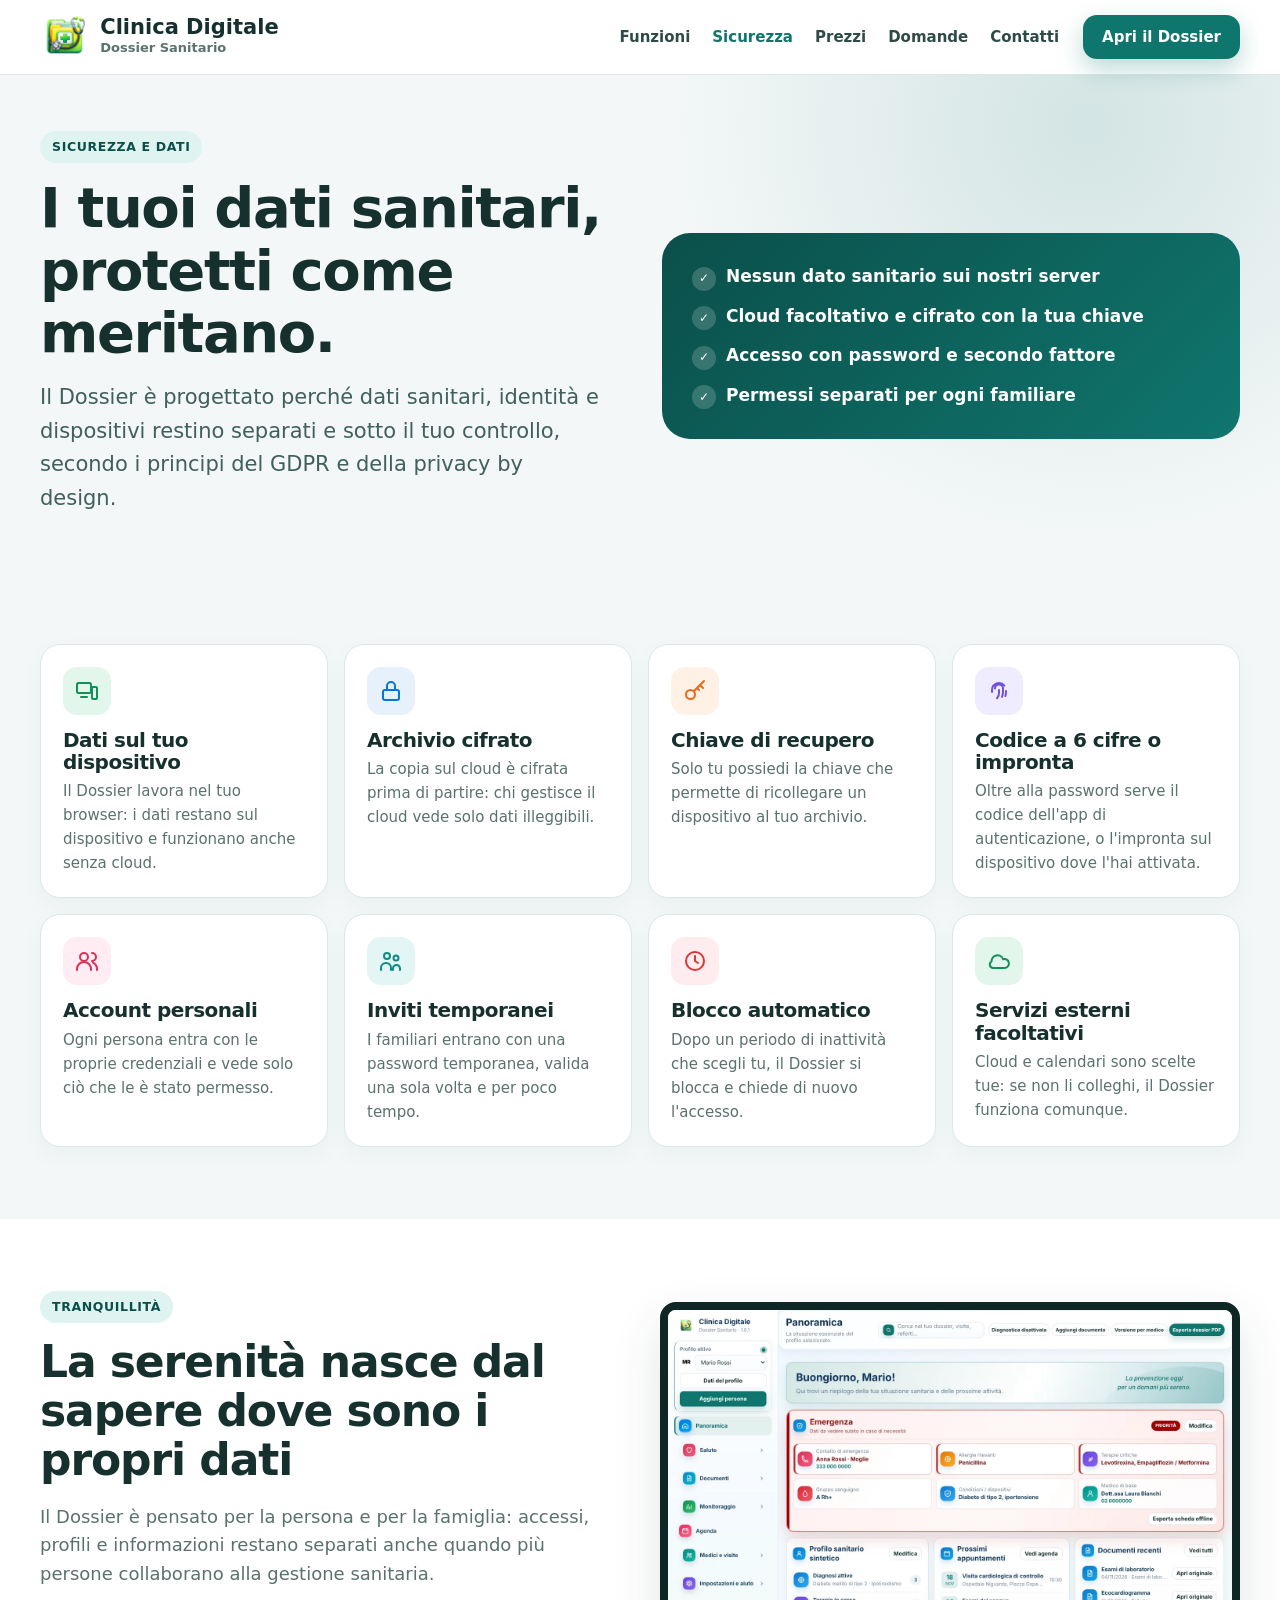
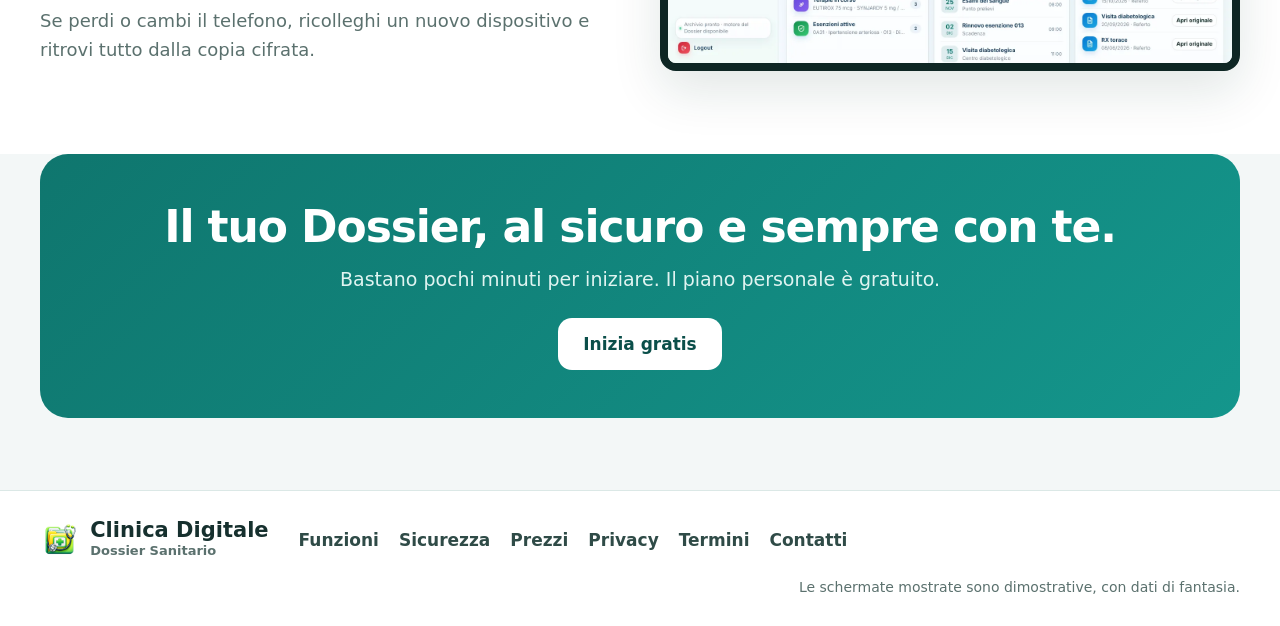
<file: sicurezza.html>
<!doctype html>
<html lang="it">
<head>
<meta charset="utf-8">
<meta name="viewport" content="width=device-width,initial-scale=1">
<title>Sicurezza e dati | Clinica Digitale - Dossier Sanitario</title>
<meta name="description" content="Dati sul tuo dispositivo, archivio cloud cifrato con la tua chiave, secondo fattore o impronta e permessi separati per ogni familiare.">
<meta name="theme-color" content="#0f766e">
<meta property="og:type" content="website">
<meta property="og:site_name" content="Clinica Digitale - Dossier Sanitario">
<meta property="og:title" content="Sicurezza e dati | Clinica Digitale - Dossier Sanitario">
<meta property="og:description" content="Dati sul tuo dispositivo, archivio cloud cifrato con la tua chiave, secondo fattore o impronta e permessi separati per ogni familiare.">
<link rel="icon" href="images/favicon.png" type="image/png">
<link rel="stylesheet" href="style.css?v=2">
</head>
<body>
<svg width="0" height="0" style="position:absolute" aria-hidden="true"><defs>
<symbol id="i-doc" viewBox="0 0 24 24"><path d="M14 3H7a2 2 0 0 0-2 2v14a2 2 0 0 0 2 2h10a2 2 0 0 0 2-2V8z"/><path d="M14 3v5h5M9 13h6M9 17h6"/></symbol>
<symbol id="i-pill" viewBox="0 0 24 24"><path d="M10.5 20.5a5 5 0 0 1-7-7l7-7a5 5 0 0 1 7 7z"/><path d="M8.5 8.5l7 7"/></symbol>
<symbol id="i-cal" viewBox="0 0 24 24"><rect x="3" y="5" width="18" height="16" rx="2"/><path d="M16 3v4M8 3v4M3 10h18"/></symbol>
<symbol id="i-chart" viewBox="0 0 24 24"><path d="M3 3v18h18"/><path d="M7 15l4-4 3 3 5-6"/></symbol>
<symbol id="i-heart" viewBox="0 0 24 24"><path d="M20.8 4.6a5.5 5.5 0 0 0-7.8 0L12 5.7l-1-1.1a5.5 5.5 0 0 0-7.8 7.8l1 1.1L12 21l7.8-7.5 1-1.1a5.5 5.5 0 0 0 0-7.8z"/></symbol>
<symbol id="i-family" viewBox="0 0 24 24"><circle cx="8" cy="7" r="3"/><circle cx="17" cy="9" r="2.5"/><path d="M2 21v-2a5 5 0 0 1 10 0v2M14 21v-1.5a3.5 3.5 0 0 1 7 0V21"/></symbol>
<symbol id="i-steth" viewBox="0 0 24 24"><path d="M5 3v6a5 5 0 0 0 10 0V3"/><path d="M10 14v2a5 5 0 0 0 10 0v-3"/><circle cx="20" cy="11" r="2"/></symbol>
<symbol id="i-alert" viewBox="0 0 24 24"><path d="M12 2l9 4v6c0 5-3.8 9.3-9 10-5.2-.7-9-5-9-10V6z"/><path d="M12 8v5M12 16.5v.5"/></symbol>
<symbol id="i-lock" viewBox="0 0 24 24"><rect x="4" y="11" width="16" height="10" rx="2"/><path d="M8 11V7a4 4 0 0 1 8 0v4"/></symbol>
<symbol id="i-cloud" viewBox="0 0 24 24"><path d="M17.5 19a4.5 4.5 0 1 0-1.4-8.8A6 6 0 0 0 4.5 12.5 3.5 3.5 0 0 0 6 19z"/></symbol>
<symbol id="i-finger" viewBox="0 0 24 24"><path d="M12 11v3a8 8 0 0 1-2 5.3M8 9.5a4 4 0 0 1 8 0V13a12 12 0 0 1-1 4.8M5 13v-2a7 7 0 0 1 12.4-4.4M19 12v1a15 15 0 0 1-.6 4"/></symbol>
<symbol id="i-key" viewBox="0 0 24 24"><circle cx="7.5" cy="15.5" r="4.5"/><path d="M10.7 12.3L21 2M17 6l3 3M14 9l2 2"/></symbol>
<symbol id="i-users" viewBox="0 0 24 24"><circle cx="9" cy="8" r="4"/><path d="M2 21v-1a7 7 0 0 1 14 0v1M17 4a4 4 0 0 1 0 8M22 21v-1a7 7 0 0 0-4-6.3"/></symbol>
<symbol id="i-device" viewBox="0 0 24 24"><rect x="2" y="4" width="14" height="10" rx="1.5"/><path d="M6 18h6"/><rect x="17" y="8" width="5" height="12" rx="1"/></symbol>
<symbol id="i-search" viewBox="0 0 24 24"><circle cx="11" cy="11" r="7"/><path d="M21 21l-4.3-4.3"/></symbol>
<symbol id="i-scan" viewBox="0 0 24 24"><path d="M3 7V5a2 2 0 0 1 2-2h2M17 3h2a2 2 0 0 1 2 2v2M21 17v2a2 2 0 0 1-2 2h-2M7 21H5a2 2 0 0 1-2-2v-2M7 12h10"/></symbol>
<symbol id="i-mail" viewBox="0 0 24 24"><rect x="3" y="5" width="18" height="14" rx="2"/><path d="M3 7l9 6 9-6"/></symbol>
<symbol id="i-clock" viewBox="0 0 24 24"><circle cx="12" cy="12" r="9"/><path d="M12 7v5l3 2"/></symbol>
</defs></svg>
<header class="testata">
  <div class="contenitore barra">
    <a class="marchio" href="index.html"><img src="images/icon_brand.png" alt=""><span><strong>Clinica Digitale</strong><small>Dossier Sanitario</small></span></a>
    <nav class="menu" aria-label="Navigazione principale"><a href="funzioni.html">Funzioni</a><a href="sicurezza.html" aria-current="page">Sicurezza</a><a href="index.html#prezzi">Prezzi</a><a href="index.html#domande">Domande</a><a href="contatti.html">Contatti</a></nav>
    <a class="pulsante primario piccolo" href="https://app.dossiersanitario.it">Apri il Dossier</a>
  </div>
</header>
<main>

<section class="testa-pagina">
  <div class="contenitore testa-griglia">
    <div><span class="etichetta">Sicurezza e dati</span><h1>I tuoi dati sanitari, protetti come meritano.</h1>
    <p class="sottotitolo">Il Dossier è progettato perché dati sanitari, identità e dispositivi restino separati e sotto il tuo controllo, secondo i principi del GDPR e della privacy by design.</p></div>
    <div class="fascia compatta"><div class="spunte-chiare">
      <div><b>✓</b>Nessun dato sanitario sui nostri server</div>
      <div><b>✓</b>Cloud facoltativo e cifrato con la tua chiave</div>
      <div><b>✓</b>Accesso con password e secondo fattore</div>
      <div><b>✓</b>Permessi separati per ogni familiare</div>
    </div></div>
  </div>
</section>

<section class="sezione">
  <div class="contenitore">
    <div class="funzioni">
      <article><span class="ic verde"><svg><use href="#i-device"/></svg></span><h3>Dati sul tuo dispositivo</h3><p>Il Dossier lavora nel tuo browser: i dati restano sul dispositivo e funzionano anche senza cloud.</p></article>
      <article><span class="ic azzurro"><svg><use href="#i-lock"/></svg></span><h3>Archivio cifrato</h3><p>La copia sul cloud è cifrata prima di partire: chi gestisce il cloud vede solo dati illeggibili.</p></article>
      <article><span class="ic arancio"><svg><use href="#i-key"/></svg></span><h3>Chiave di recupero</h3><p>Solo tu possiedi la chiave che permette di ricollegare un dispositivo al tuo archivio.</p></article>
      <article><span class="ic viola"><svg><use href="#i-finger"/></svg></span><h3>Codice a 6 cifre o impronta</h3><p>Oltre alla password serve il codice dell'app di autenticazione, o l'impronta sul dispositivo dove l'hai attivata.</p></article>
      <article><span class="ic rosa"><svg><use href="#i-users"/></svg></span><h3>Account personali</h3><p>Ogni persona entra con le proprie credenziali e vede solo ciò che le è stato permesso.</p></article>
      <article><span class="ic acqua"><svg><use href="#i-family"/></svg></span><h3>Inviti temporanei</h3><p>I familiari entrano con una password temporanea, valida una sola volta e per poco tempo.</p></article>
      <article><span class="ic rosso"><svg><use href="#i-clock"/></svg></span><h3>Blocco automatico</h3><p>Dopo un periodo di inattività che scegli tu, il Dossier si blocca e chiede di nuovo l'accesso.</p></article>
      <article><span class="ic verde"><svg><use href="#i-cloud"/></svg></span><h3>Servizi esterni facoltativi</h3><p>Cloud e calendari sono scelte tue: se non li colleghi, il Dossier funziona comunque.</p></article>
    </div>
  </div>
</section>

<section class="sezione chiara">
  <div class="contenitore vetrina">
    <div class="vetrina-testo"><span class="etichetta">Tranquillità</span><h2>La serenità nasce dal sapere dove sono i propri dati</h2>
    <p>Il Dossier è pensato per la persona e per la famiglia: accessi, profili e informazioni restano separati anche quando più persone collaborano alla gestione sanitaria.</p>
    <p>Se perdi o cambi il telefono, ricolleghi un nuovo dispositivo e ritrovi tutto dalla copia cifrata.</p></div>
    <div class="schermo-pc"><img src="images/pc_panoramica.webp" alt="Panoramica del Dossier"></div>
  </div>
</section>
<section class="chiusura"><div class="contenitore chiusura-box"><h2>Il tuo Dossier, al sicuro e sempre con te.</h2><p>Bastano pochi minuti per iniziare. Il piano personale è gratuito.</p><a class="pulsante bianco" href="https://app.dossiersanitario.it">Inizia gratis</a></div></section>
</main>
<footer class="piede">
  <div class="contenitore piede-griglia">
    <div class="marchio piccolo-marchio"><img src="images/icon_brand.png" alt=""><span><strong>Clinica Digitale</strong><small>Dossier Sanitario</small></span></div>
    <nav aria-label="Pagine del sito"><a href="funzioni.html">Funzioni</a><a href="sicurezza.html">Sicurezza</a><a href="index.html#prezzi">Prezzi</a><a href="privacy.html">Privacy</a><a href="termini.html">Termini</a><a href="contatti.html">Contatti</a></nav>
    <p>Le schermate mostrate sono dimostrative, con dati di fantasia.</p>
  </div>
</footer>
</body>
</html>
</file>
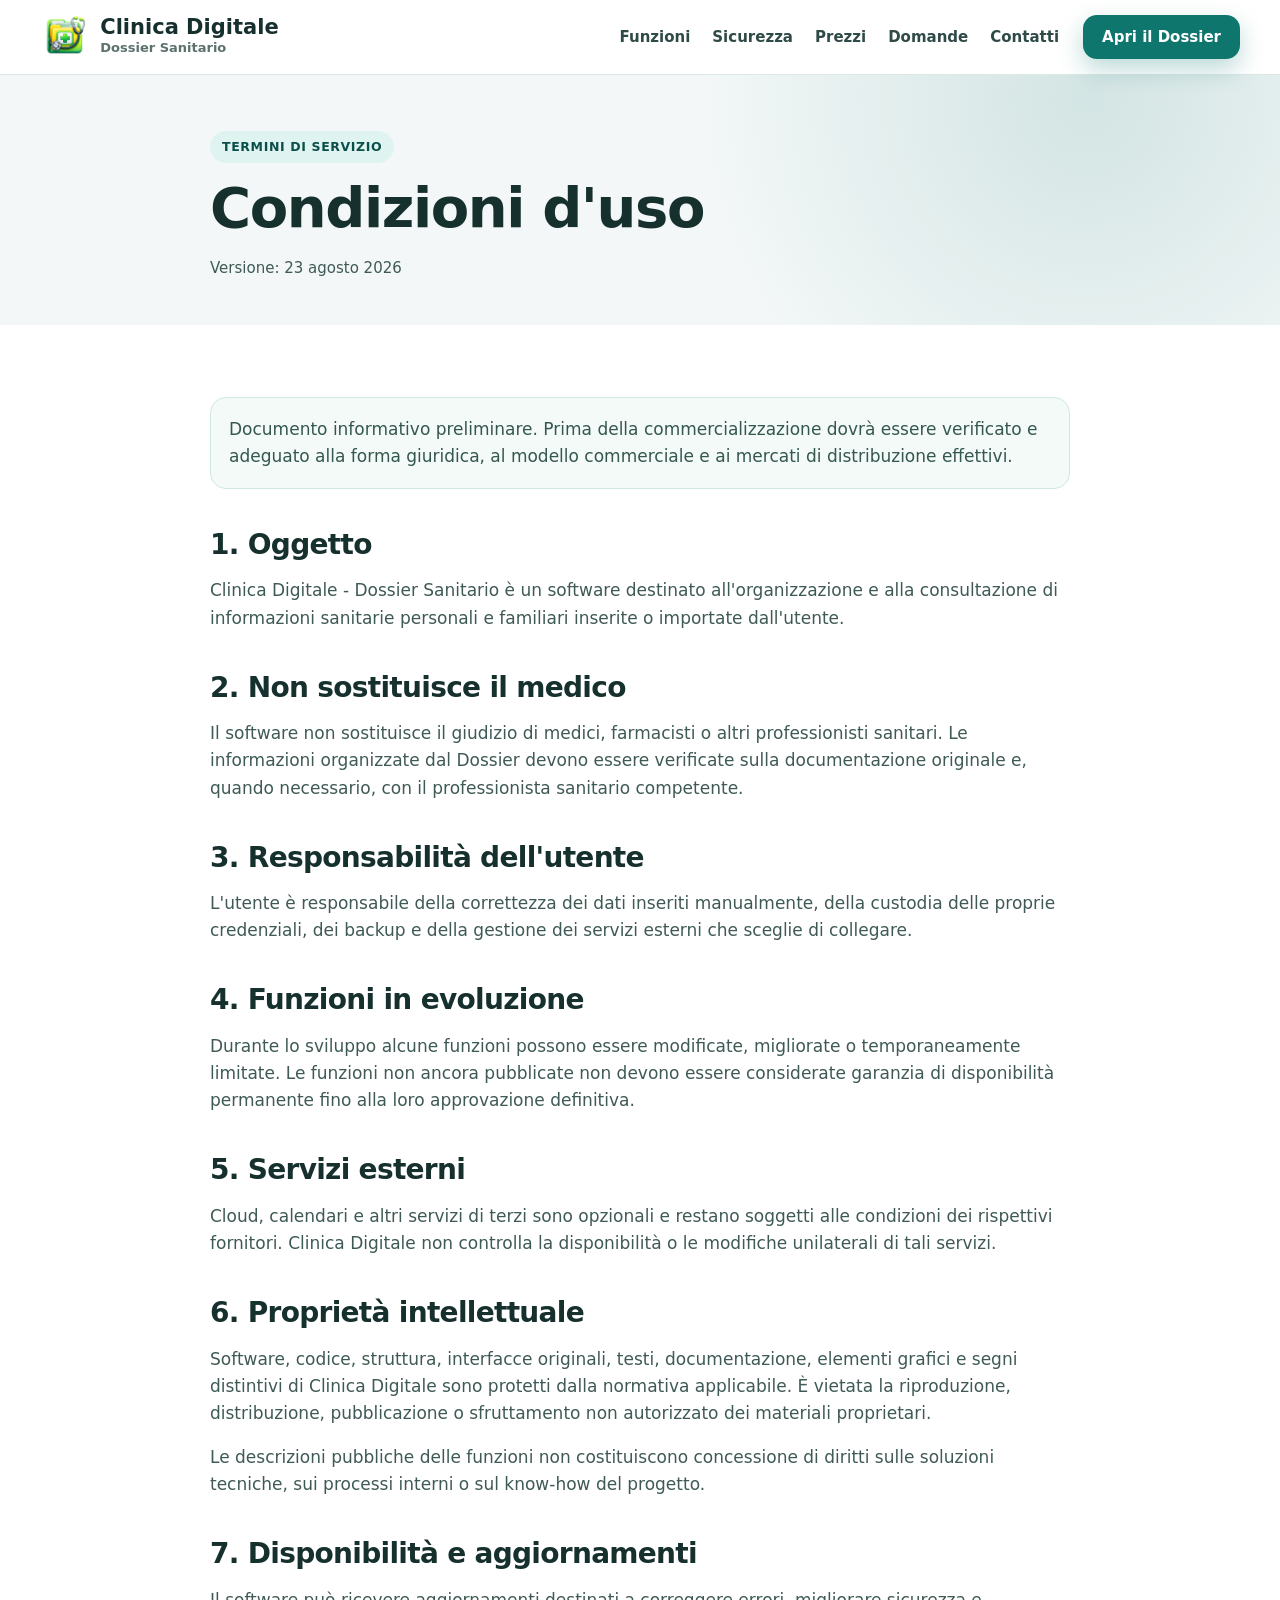
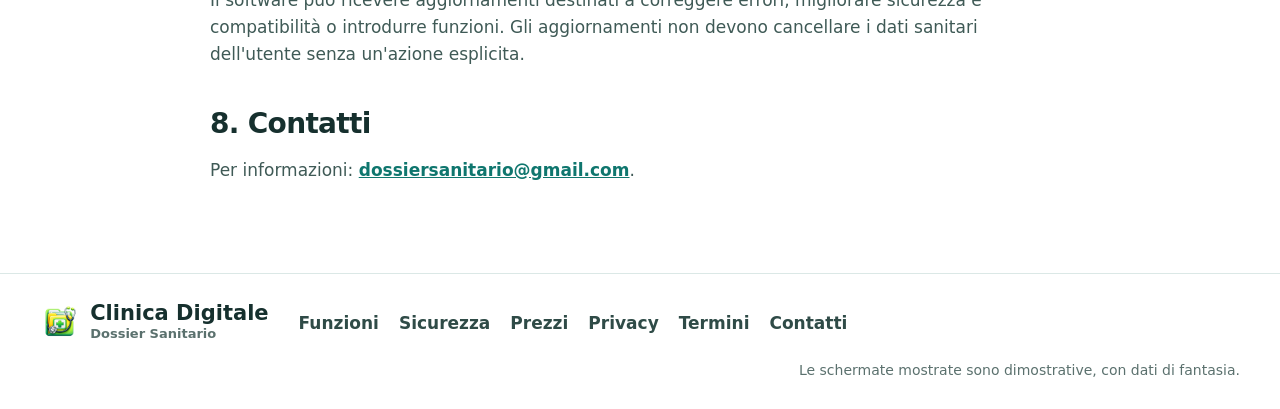
<file: termini.html>
<!doctype html>
<html lang="it">
<head>
<meta charset="utf-8">
<meta name="viewport" content="width=device-width,initial-scale=1">
<title>Termini | Clinica Digitale - Dossier Sanitario</title>
<meta name="description" content="Condizioni d'uso di Clinica Digitale - Dossier Sanitario.">
<meta name="theme-color" content="#0f766e">
<meta property="og:type" content="website">
<meta property="og:site_name" content="Clinica Digitale - Dossier Sanitario">
<meta property="og:title" content="Termini | Clinica Digitale - Dossier Sanitario">
<meta property="og:description" content="Condizioni d'uso di Clinica Digitale - Dossier Sanitario.">
<link rel="icon" href="images/favicon.png" type="image/png">
<link rel="stylesheet" href="style.css?v=2">
</head>
<body>
<svg width="0" height="0" style="position:absolute" aria-hidden="true"><defs>
<symbol id="i-doc" viewBox="0 0 24 24"><path d="M14 3H7a2 2 0 0 0-2 2v14a2 2 0 0 0 2 2h10a2 2 0 0 0 2-2V8z"/><path d="M14 3v5h5M9 13h6M9 17h6"/></symbol>
<symbol id="i-pill" viewBox="0 0 24 24"><path d="M10.5 20.5a5 5 0 0 1-7-7l7-7a5 5 0 0 1 7 7z"/><path d="M8.5 8.5l7 7"/></symbol>
<symbol id="i-cal" viewBox="0 0 24 24"><rect x="3" y="5" width="18" height="16" rx="2"/><path d="M16 3v4M8 3v4M3 10h18"/></symbol>
<symbol id="i-chart" viewBox="0 0 24 24"><path d="M3 3v18h18"/><path d="M7 15l4-4 3 3 5-6"/></symbol>
<symbol id="i-heart" viewBox="0 0 24 24"><path d="M20.8 4.6a5.5 5.5 0 0 0-7.8 0L12 5.7l-1-1.1a5.5 5.5 0 0 0-7.8 7.8l1 1.1L12 21l7.8-7.5 1-1.1a5.5 5.5 0 0 0 0-7.8z"/></symbol>
<symbol id="i-family" viewBox="0 0 24 24"><circle cx="8" cy="7" r="3"/><circle cx="17" cy="9" r="2.5"/><path d="M2 21v-2a5 5 0 0 1 10 0v2M14 21v-1.5a3.5 3.5 0 0 1 7 0V21"/></symbol>
<symbol id="i-steth" viewBox="0 0 24 24"><path d="M5 3v6a5 5 0 0 0 10 0V3"/><path d="M10 14v2a5 5 0 0 0 10 0v-3"/><circle cx="20" cy="11" r="2"/></symbol>
<symbol id="i-alert" viewBox="0 0 24 24"><path d="M12 2l9 4v6c0 5-3.8 9.3-9 10-5.2-.7-9-5-9-10V6z"/><path d="M12 8v5M12 16.5v.5"/></symbol>
<symbol id="i-lock" viewBox="0 0 24 24"><rect x="4" y="11" width="16" height="10" rx="2"/><path d="M8 11V7a4 4 0 0 1 8 0v4"/></symbol>
<symbol id="i-cloud" viewBox="0 0 24 24"><path d="M17.5 19a4.5 4.5 0 1 0-1.4-8.8A6 6 0 0 0 4.5 12.5 3.5 3.5 0 0 0 6 19z"/></symbol>
<symbol id="i-finger" viewBox="0 0 24 24"><path d="M12 11v3a8 8 0 0 1-2 5.3M8 9.5a4 4 0 0 1 8 0V13a12 12 0 0 1-1 4.8M5 13v-2a7 7 0 0 1 12.4-4.4M19 12v1a15 15 0 0 1-.6 4"/></symbol>
<symbol id="i-key" viewBox="0 0 24 24"><circle cx="7.5" cy="15.5" r="4.5"/><path d="M10.7 12.3L21 2M17 6l3 3M14 9l2 2"/></symbol>
<symbol id="i-users" viewBox="0 0 24 24"><circle cx="9" cy="8" r="4"/><path d="M2 21v-1a7 7 0 0 1 14 0v1M17 4a4 4 0 0 1 0 8M22 21v-1a7 7 0 0 0-4-6.3"/></symbol>
<symbol id="i-device" viewBox="0 0 24 24"><rect x="2" y="4" width="14" height="10" rx="1.5"/><path d="M6 18h6"/><rect x="17" y="8" width="5" height="12" rx="1"/></symbol>
<symbol id="i-search" viewBox="0 0 24 24"><circle cx="11" cy="11" r="7"/><path d="M21 21l-4.3-4.3"/></symbol>
<symbol id="i-scan" viewBox="0 0 24 24"><path d="M3 7V5a2 2 0 0 1 2-2h2M17 3h2a2 2 0 0 1 2 2v2M21 17v2a2 2 0 0 1-2 2h-2M7 21H5a2 2 0 0 1-2-2v-2M7 12h10"/></symbol>
<symbol id="i-mail" viewBox="0 0 24 24"><rect x="3" y="5" width="18" height="14" rx="2"/><path d="M3 7l9 6 9-6"/></symbol>
<symbol id="i-clock" viewBox="0 0 24 24"><circle cx="12" cy="12" r="9"/><path d="M12 7v5l3 2"/></symbol>
</defs></svg>
<header class="testata">
  <div class="contenitore barra">
    <a class="marchio" href="index.html"><img src="images/icon_brand.png" alt=""><span><strong>Clinica Digitale</strong><small>Dossier Sanitario</small></span></a>
    <nav class="menu" aria-label="Navigazione principale"><a href="funzioni.html">Funzioni</a><a href="sicurezza.html">Sicurezza</a><a href="index.html#prezzi">Prezzi</a><a href="index.html#domande">Domande</a><a href="contatti.html">Contatti</a></nav>
    <a class="pulsante primario piccolo" href="https://app.dossiersanitario.it">Apri il Dossier</a>
  </div>
</header>
<main>
<section class="testa-pagina"><div class="contenitore prosa"><span class="etichetta">Termini di servizio</span><h1>Condizioni d'uso</h1><p class="data">Versione: 23 agosto 2026</p></div></section><section class="sezione chiara"><div class="contenitore prosa"><div class="avviso">Documento informativo preliminare. Prima della commercializzazione dovrà essere verificato e adeguato alla forma giuridica, al modello commerciale e ai mercati di distribuzione effettivi.</div><h2>1. Oggetto</h2><p>Clinica Digitale - Dossier Sanitario è un software destinato all'organizzazione e alla consultazione di informazioni sanitarie personali e familiari inserite o importate dall'utente.</p><h2>2. Non sostituisce il medico</h2><p>Il software non sostituisce il giudizio di medici, farmacisti o altri professionisti sanitari. Le informazioni organizzate dal Dossier devono essere verificate sulla documentazione originale e, quando necessario, con il professionista sanitario competente.</p><h2>3. Responsabilità dell'utente</h2><p>L'utente è responsabile della correttezza dei dati inseriti manualmente, della custodia delle proprie credenziali, dei backup e della gestione dei servizi esterni che sceglie di collegare.</p><h2>4. Funzioni in evoluzione</h2><p>Durante lo sviluppo alcune funzioni possono essere modificate, migliorate o temporaneamente limitate. Le funzioni non ancora pubblicate non devono essere considerate garanzia di disponibilità permanente fino alla loro approvazione definitiva.</p><h2>5. Servizi esterni</h2><p>Cloud, calendari e altri servizi di terzi sono opzionali e restano soggetti alle condizioni dei rispettivi fornitori. Clinica Digitale non controlla la disponibilità o le modifiche unilaterali di tali servizi.</p><h2>6. Proprietà intellettuale</h2><p>Software, codice, struttura, interfacce originali, testi, documentazione, elementi grafici e segni distintivi di Clinica Digitale sono protetti dalla normativa applicabile. È vietata la riproduzione, distribuzione, pubblicazione o sfruttamento non autorizzato dei materiali proprietari.</p><p>Le descrizioni pubbliche delle funzioni non costituiscono concessione di diritti sulle soluzioni tecniche, sui processi interni o sul know-how del progetto.</p><h2>7. Disponibilità e aggiornamenti</h2><p>Il software può ricevere aggiornamenti destinati a correggere errori, migliorare sicurezza e compatibilità o introdurre funzioni. Gli aggiornamenti non devono cancellare i dati sanitari dell'utente senza un'azione esplicita.</p><h2>8. Contatti</h2><p>Per informazioni: <a href="mailto:dossiersanitario@gmail.com">dossiersanitario@gmail.com</a>.</p></div></section>
</main>
<footer class="piede">
  <div class="contenitore piede-griglia">
    <div class="marchio piccolo-marchio"><img src="images/icon_brand.png" alt=""><span><strong>Clinica Digitale</strong><small>Dossier Sanitario</small></span></div>
    <nav aria-label="Pagine del sito"><a href="funzioni.html">Funzioni</a><a href="sicurezza.html">Sicurezza</a><a href="index.html#prezzi">Prezzi</a><a href="privacy.html">Privacy</a><a href="termini.html">Termini</a><a href="contatti.html">Contatti</a></nav>
    <p>Le schermate mostrate sono dimostrative, con dati di fantasia.</p>
  </div>
</footer>
</body>
</html>
</file>
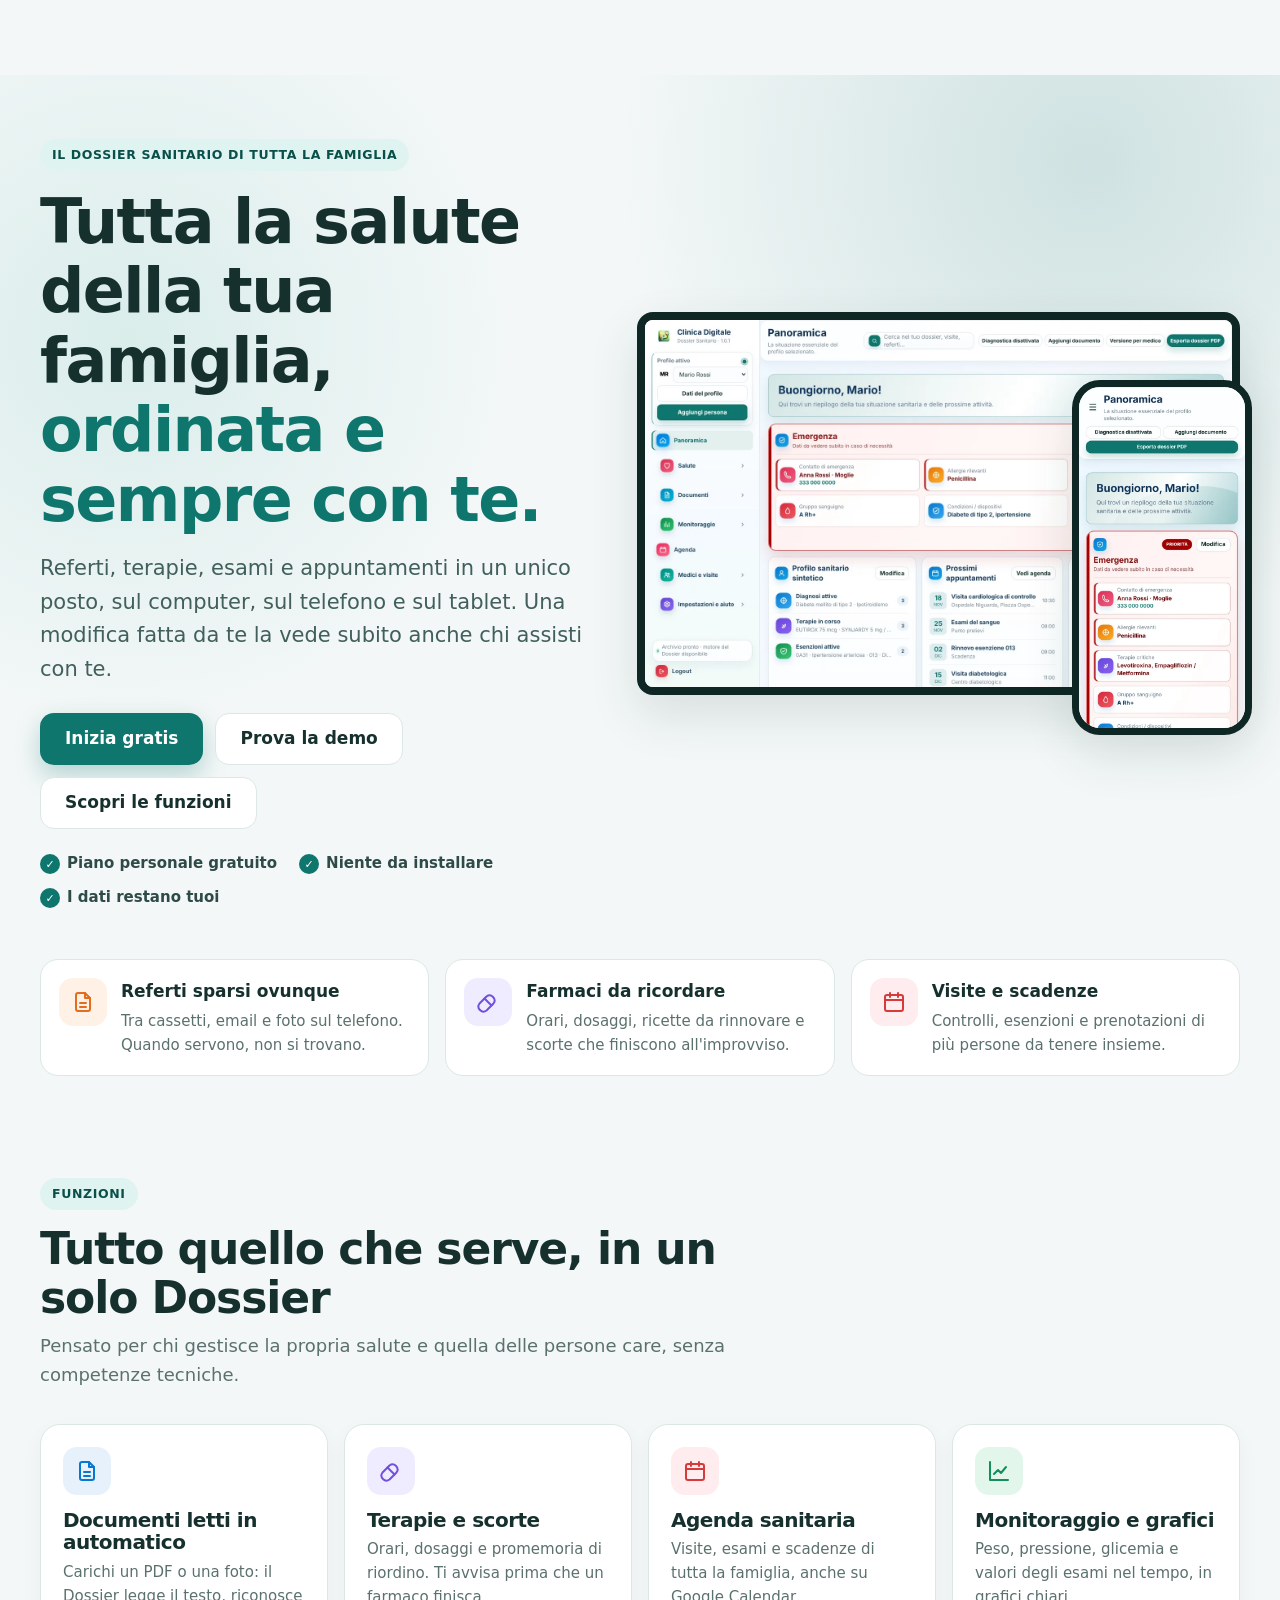
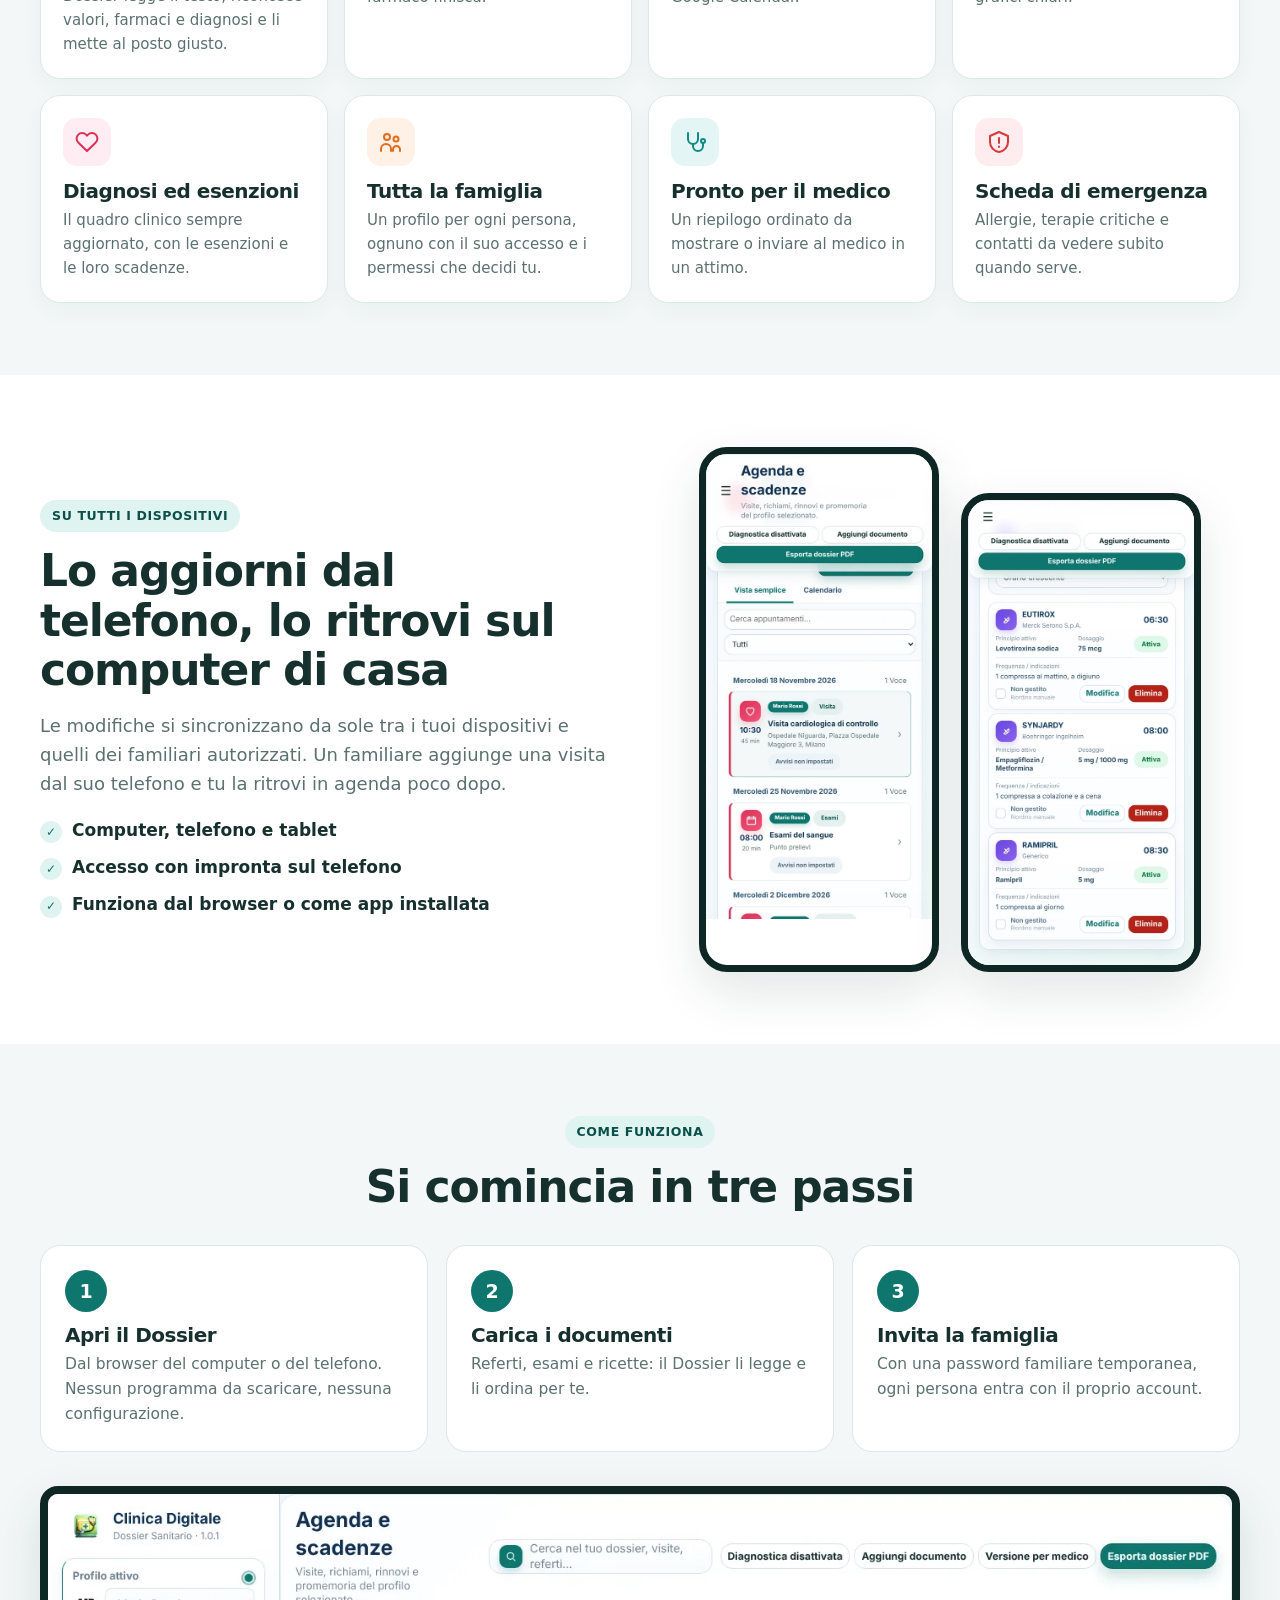
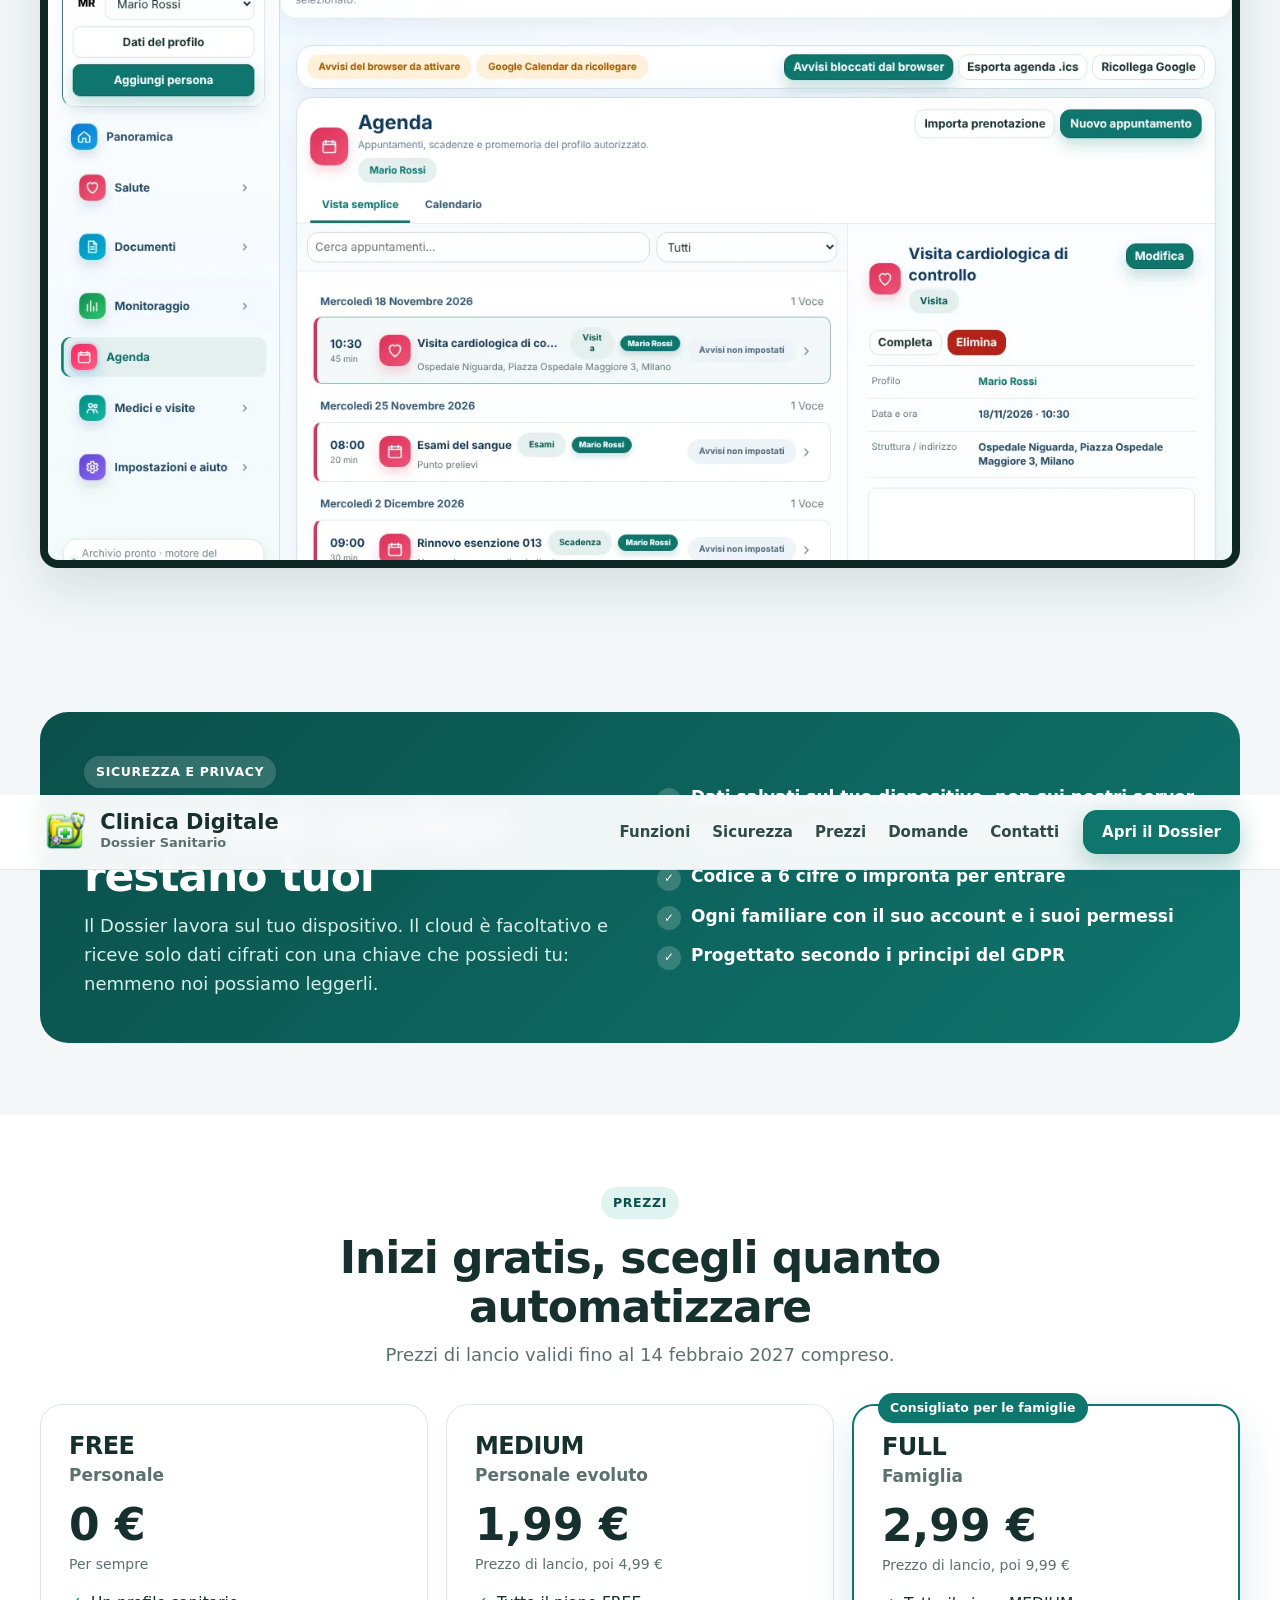
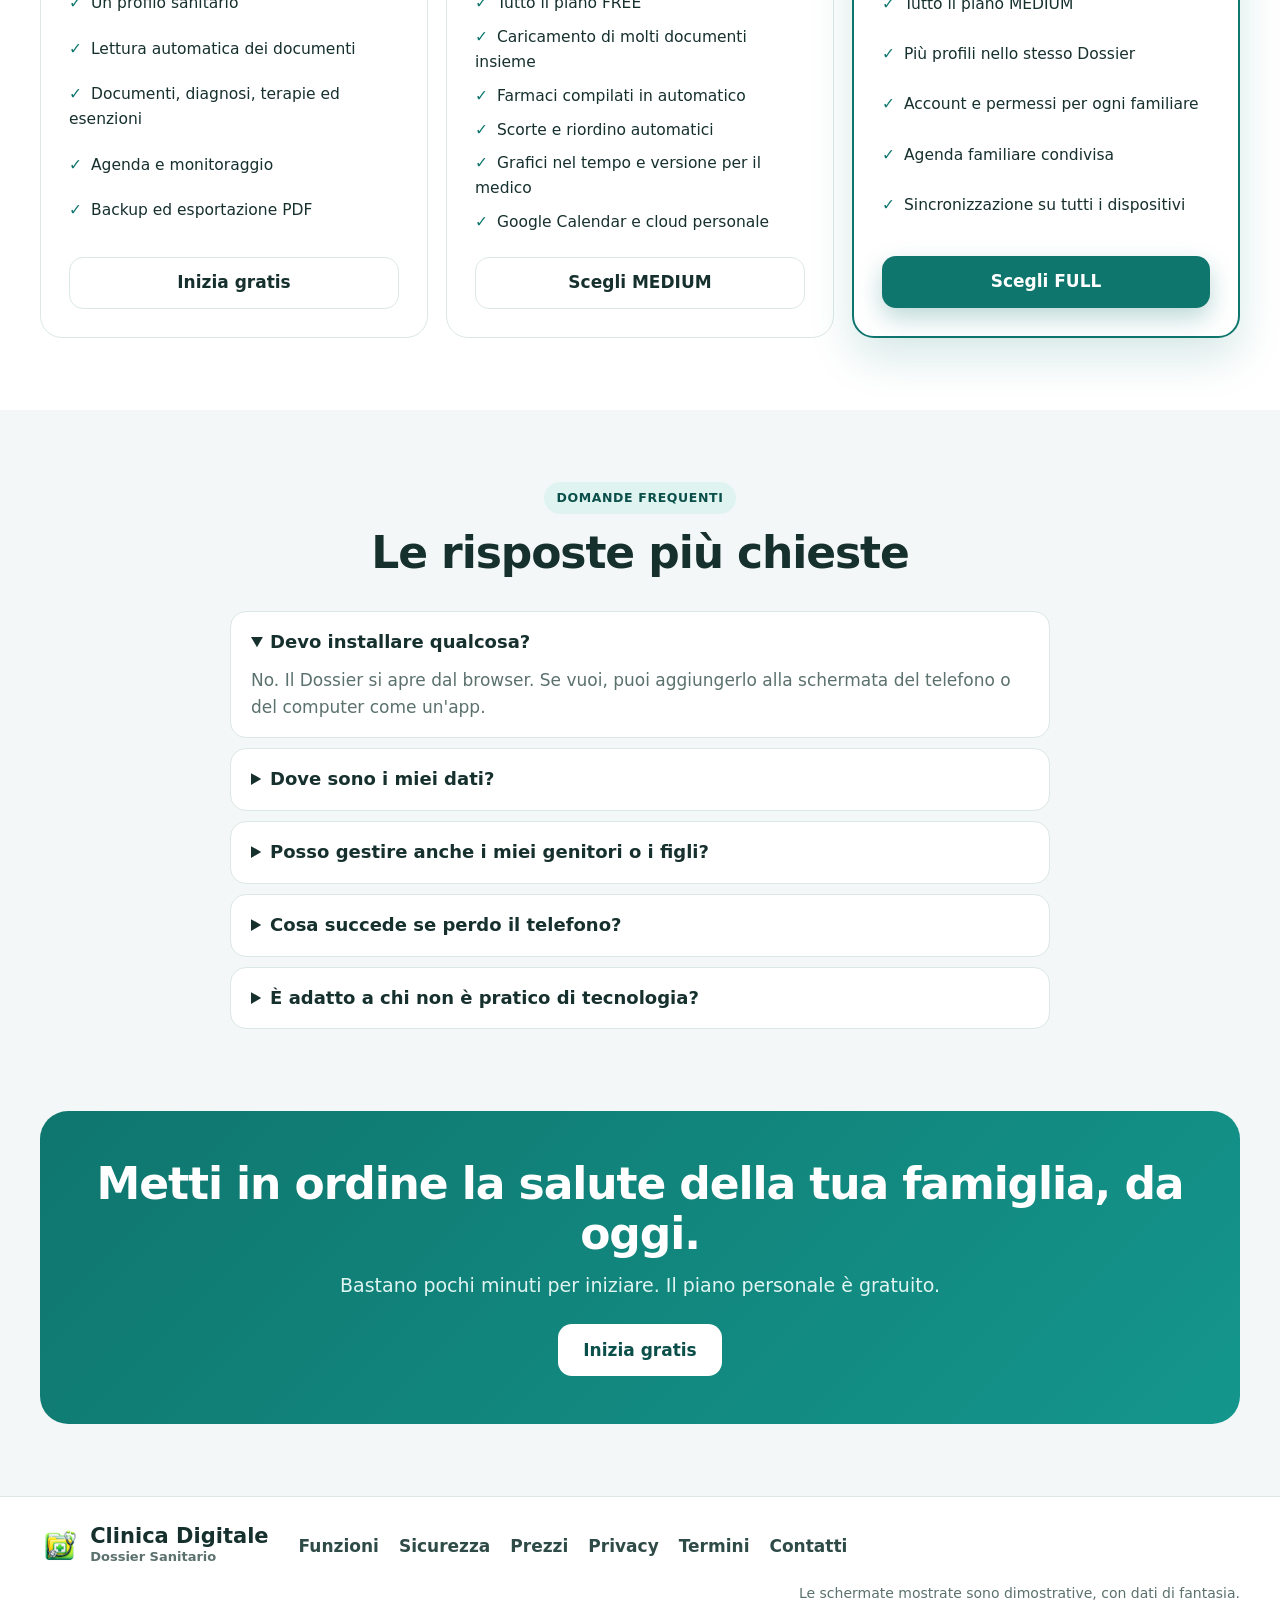
<file: versioni.html>
<!doctype html><html lang="it"><head><meta charset="utf-8"><meta name="robots" content="noindex"><meta http-equiv="refresh" content="0; url=index.html#prezzi"><link rel="canonical" href="https://dossiersanitario.it/#prezzi"><title>Prezzi | Clinica Digitale</title></head><body><p>La pagina è stata spostata: <a href="index.html#prezzi">vai ai prezzi</a>.</p></body></html>
</file>
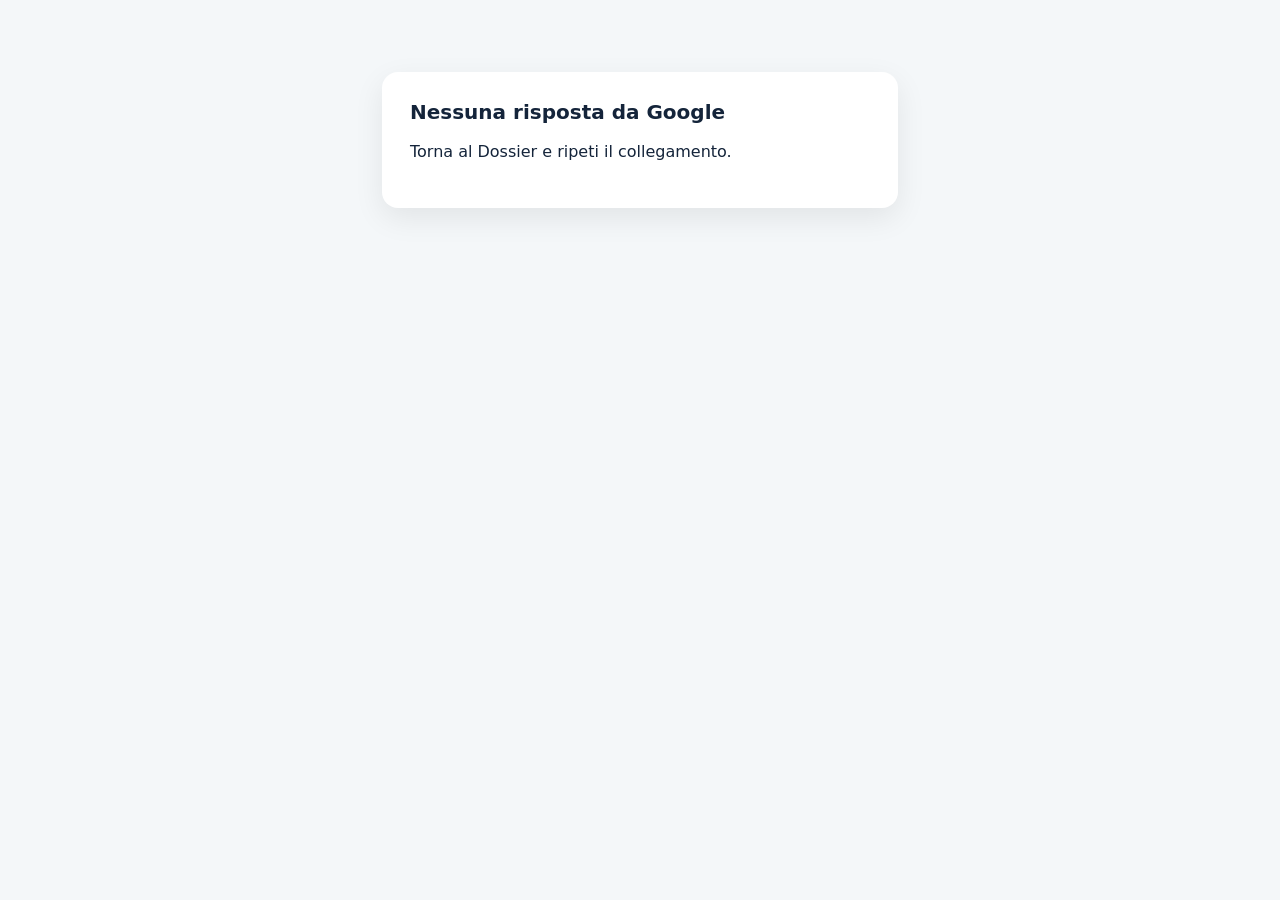
<file: webapp-prova/oauth-google.html>
<!doctype html>
<html lang="it"><head><meta charset="utf-8"><meta name="viewport" content="width=device-width,initial-scale=1">
<meta name="robots" content="noindex, nofollow"><title>Google Calendar · Clinica Digitale</title>
<style>body{font-family:Segoe UI,system-ui,sans-serif;background:#f4f7f9;color:#14243a;margin:0;padding:32px}main{max-width:460px;margin:40px auto;background:#fff;border-radius:16px;padding:28px;box-shadow:0 10px 30px rgba(0,0,0,.08)}h1{font-size:20px;margin:0 0 12px}p{line-height:1.5}</style></head>
<body><main><h1 id="t">Collegamento a Google Calendar…</h1><p id="m">Sto consegnando l'autorizzazione al Dossier aperto nell'altra scheda.</p></main>
<script>
(function(){
  var q=location.search.replace(/^\?/,''),t=document.getElementById('t'),m=document.getElementById('m');
  // la risposta di Google non deve restare nella barra degli indirizzi
  try{history.replaceState(null,'',location.pathname);}catch(e){}
  if(!q){t.textContent='Nessuna risposta da Google';m.textContent='Torna al Dossier e ripeti il collegamento.';return;}
  // la risposta resta anche nella memoria del sito: se la scheda del Dossier e' sospesa (telefono) la completa al rientro
  var salvata=false;try{localStorage.setItem('dossierGoogleRitorno',JSON.stringify({q:q,t:Date.now()}));salvata=true;}catch(e){}
  var c;try{c=new BroadcastChannel('dossier-google-oauth');}catch(e){}
  if(!c&&!salvata){t.textContent='Browser non compatibile';m.textContent='Questo browser non permette di completare il collegamento.';return;}
  if(!c){t.textContent='Torna alla scheda del Dossier';m.textContent='Il collegamento a Google Calendar si completa lì. Questa scheda si può chiudere.';return;}
  var finito=false;
  c.onmessage=function(e){var d=e.data||{};if(d.tipo!=='esito')return;finito=true;
    t.textContent=d.ok?'Google Calendar collegato':'Collegamento non riuscito';
    m.textContent=d.ok?'Puoi chiudere questa finestra e tornare al Dossier.':(d.testo||'Torna al Dossier e ripeti il collegamento.');
    if(d.ok)setTimeout(function(){window.close();},1500);};
  c.postMessage({tipo:'ritorno',query:q});
  setTimeout(function(){if(!finito){t.textContent='Torna alla scheda del Dossier';m.textContent=salvata?'Il collegamento a Google Calendar si completa quando riapri la scheda del Dossier. Questa scheda si può chiudere.':'Tieni aperta la scheda del Dossier, poi ripeti il collegamento.';}},4000);
})();
</script></body></html>
</file>
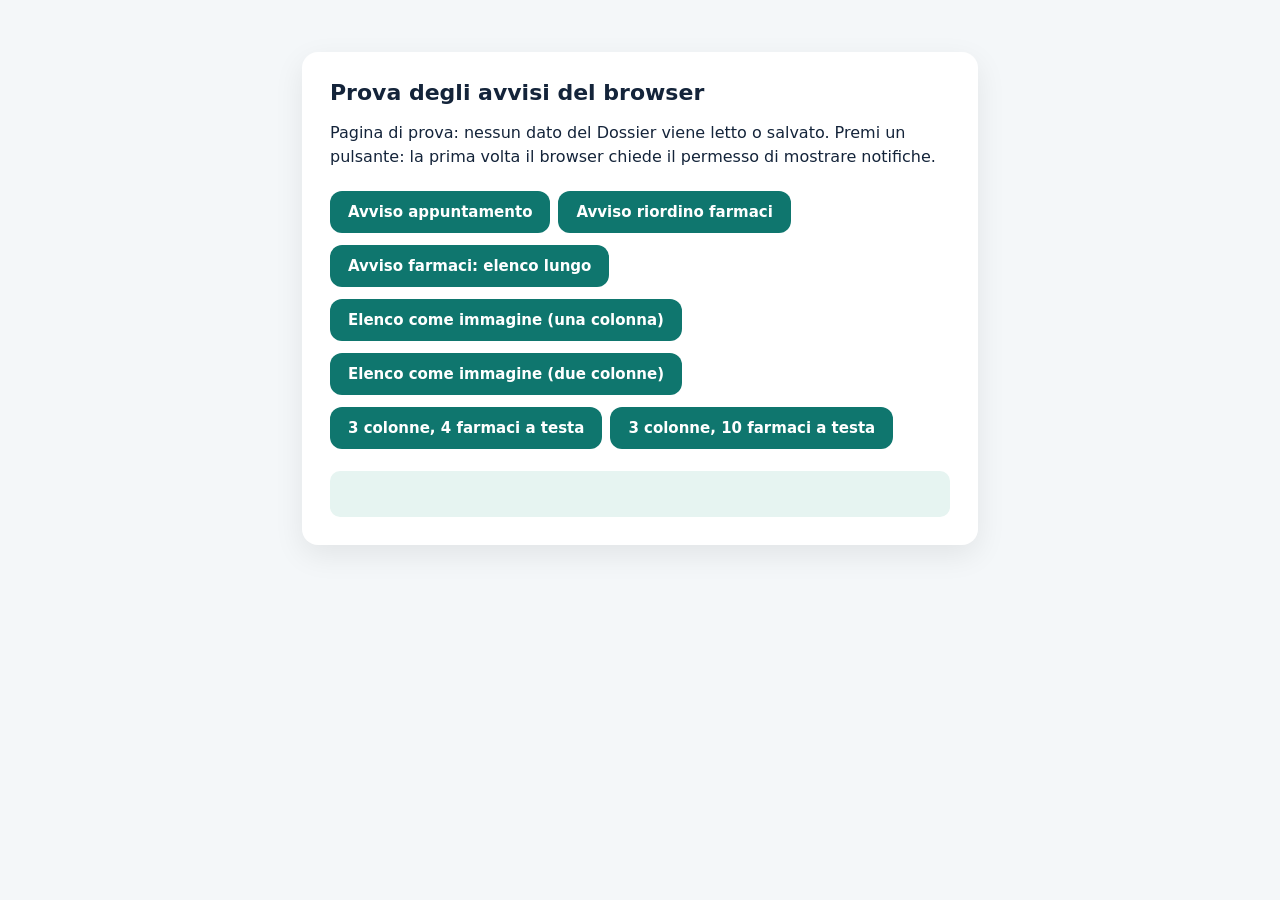
<file: webapp-prova/prova-avvisi.html>
<!doctype html>
<html lang="it"><head><meta charset="utf-8"><meta name="viewport" content="width=device-width,initial-scale=1">
<meta name="robots" content="noindex, nofollow"><title>Prova avvisi · Clinica Digitale</title>
<link rel="icon" href="assets/icon-192.png">
<style>body{font-family:Segoe UI,system-ui,sans-serif;background:#f4f7f9;color:#14243a;margin:0;padding:32px}main{max-width:620px;margin:20px auto;background:#fff;border-radius:16px;padding:28px;box-shadow:0 10px 30px rgba(0,0,0,.08)}h1{font-size:22px;margin:0 0 8px}p{line-height:1.5}button{font:600 15px Segoe UI,system-ui,sans-serif;border:0;border-radius:12px;padding:12px 18px;margin:6px 8px 6px 0;background:#0f766e;color:#fff;cursor:pointer}#esito{margin-top:16px;padding:12px 14px;border-radius:10px;background:#e6f4f1;min-height:22px}
#velo{position:fixed;inset:0;background:rgba(20,36,58,.45);display:none;align-items:center;justify-content:center;padding:16px}#velo.on{display:flex}#fin{background:#fff;border-radius:16px;max-width:560px;width:100%;max-height:90vh;overflow:auto;box-shadow:0 20px 50px rgba(0,0,0,.3)}#fin header{display:flex;gap:12px;align-items:center;padding:18px 22px;border-bottom:1px solid #e3e9ee}#fin header img{width:40px;height:40px}#fin header small{display:block;color:#5b6b7c;font-size:12px;font-weight:600;letter-spacing:.04em}#fin header b{font-size:19px}#fin .corpo{padding:16px 22px}#fin h3{font-size:15px;margin:14px 0 6px}#fin ul{margin:0;padding-left:20px}#fin li{margin:4px 0;line-height:1.4}#fin .nota{font-size:13px;color:#4a5a6a;background:#f4f7f9;border-radius:10px;padding:10px 12px;margin-top:14px;line-height:1.45}#fin footer{display:flex;flex-wrap:wrap;gap:8px;justify-content:flex-end;padding:14px 22px;border-top:1px solid #e3e9ee}#fin footer button{margin:0}#fin .chiaro{background:#fff;color:#14243a;border:1px solid #cfd8e0}</style></head>
<body><main>
<h1>Prova degli avvisi del browser</h1>
<p>Pagina di prova: nessun dato del Dossier viene letto o salvato. Premi un pulsante: la prima volta il browser chiede il permesso di mostrare notifiche.</p>
<button id="app">Avviso appuntamento</button><button id="farmaci">Avviso riordino farmaci</button><button id="lungo">Avviso farmaci: elenco lungo</button><br><button id="img1">Elenco come immagine (una colonna)</button><button id="img2">Elenco come immagine (due colonne)</button><br><button id="img3a">3 colonne, 4 farmaci a testa</button><button id="img3b">3 colonne, 10 farmaci a testa</button>
<div id="esito"></div>
</main>
<div id="velo"><div id="fin" role="dialog" aria-modal="true">
<header><img src="assets/icon-192.png" alt=""><div><small>CLINICA DIGITALE</small><b>Riordino farmaci</b></div></header>
<div class="corpo" id="elenco"></div>
<footer><button class="chiaro" id="fChiudi">Chiudi</button><button class="chiaro" id="fRimanda">Rimanda di 12 ore</button><button id="fAcq">Tutto acquistato</button></footer>
</div></div>
<script>
(function(){
  var esito=document.getElementById('esito');
  var reg=null;
  if('serviceWorker' in navigator){navigator.serviceWorker.register('sw-avvisi.js').then(function(r){reg=r;}).catch(function(e){esito.textContent='Servizio avvisi non avviato: '+e.message;});
    navigator.serviceWorker.addEventListener('message',function(e){if(e.data==='elenco'){apriElenco();esito.textContent='Hai premuto: Apri elenco completo';return;}esito.textContent='Hai premuto: '+e.data;});}
  // elenco di prova: profili e farmaci inventati
  var FARMACI=[['Mario Prova',[['Farmaco A','15/11/2026'],['Farmaco B','15/11/2026'],['Farmaco C','17/11/2026'],['Farmaco D','18/11/2026']]],['Anna Prova',[['Farmaco E','16/11/2026'],['Farmaco F','19/11/2026']]]];
  var totale=FARMACI.reduce(function(n,g){return n+g[1].length;},0);
  function testoLungo(){return FARMACI.map(function(g){return g[0]+'\n'+g[1].map(function(f){return '• '+f[0]+' · nuova scorta necessaria dal '+f[1];}).join('\n');}).join('\n\n');}
  function apriElenco(){var el=document.getElementById('elenco');el.innerHTML='';FARMACI.forEach(function(g){var h=document.createElement('h3');h.textContent=g[0];el.appendChild(h);var ul=document.createElement('ul');g[1].forEach(function(f){var li=document.createElement('li');li.textContent=f[0]+' · nuova scorta necessaria dal '+f[1];ul.appendChild(li);});el.appendChild(ul);});var n=document.createElement('div');n.className='nota';n.textContent="Conferma 'Tutto acquistato' solo quando tutte le nuove scorte elencate sono realmente disponibili. Se una quantità acquistata è diversa da quella abituale, apri il Dossier per aggiornarla.";el.appendChild(n);document.getElementById('velo').classList.add('on');}
  function chiudiElenco(scelta){document.getElementById('velo').classList.remove('on');if(scelta)esito.textContent='Nella finestra hai premuto: '+scelta;}
  document.getElementById('fChiudi').onclick=function(){chiudiElenco('Chiudi');};
  document.getElementById('fRimanda').onclick=function(){chiudiElenco('Rimanda di 12 ore');};
  document.getElementById('fAcq').onclick=function(){chiudiElenco('Tutto acquistato');};
  if(/[?&]elenco=1/.test(location.search))apriElenco();
  function permesso(){if(!('Notification' in window))return Promise.reject(new Error('Questo browser non supporta le notifiche'));if(Notification.permission==='granted')return Promise.resolve();return Notification.requestPermission().then(function(p){if(p!=='granted')throw new Error('Permesso negato: le notifiche si riattivano dalle impostazioni del sito');});}
  function mostra(titolo,opz){permesso().then(function(){return Promise.resolve(reg||navigator.serviceWorker.ready).then(function(r){return r.showNotification(titolo,opz);});}).then(function(){esito.textContent='Avviso inviato: guarda in basso a destra dello schermo.';}).catch(function(e){esito.textContent=e.message;});}
  // stessi testi dell'exe (server.py: _calendar_schedule_event e _medication_agent_main)
  document.getElementById('app').onclick=function(){mostra('Clinica Digitale',{body:'Mario Prova · Visita cardiologica di controllo\n20/11/2026 alle 10:30 · Visita',icon:'assets/icon-192.png',tag:'prova-app',requireInteraction:true});};
  document.getElementById('farmaci').onclick=function(){mostra('Riordino farmaci',{body:'Mario Prova\n• Farmaco di prova · nuova scorta necessaria dal 15/11/2026\n\nConferma \'Acquistato\' solo quando le nuove scorte sono realmente disponibili.',icon:'assets/icon-192.png',tag:'prova-farmaci',requireInteraction:true,actions:[{action:'acquistato',title:'Acquistato'},{action:'rimanda',title:'Rimanda di 12 ore'}]});};
  // disegna l'elenco completo in un'immagine da mettere dentro l'avviso
  function immagine(colonne){
    var W=728,pad=24,riga=34,tit=38;
    var blocchi=FARMACI.map(function(g){return [g[0]].concat(g[1].map(function(f){return f[0]+' · dal '+f[1];}));});
    var col=colonne===2?[blocchi.slice(0,1),blocchi.slice(1)]:[blocchi];
    var righe=Math.max.apply(null,col.map(function(c){return c.reduce(function(n,b){return n+b.length;},0)+(c.length-1)*0.5;}));
    var H=Math.ceil(pad*2+righe*riga+4);
    if(colonne===2)H=Math.max(H,Math.round(W/2));
    var c=document.createElement('canvas');c.width=W;c.height=H;var x=c.getContext('2d');
    x.fillStyle='#ffffff';x.fillRect(0,0,W,H);
    var cw=W/col.length;
    col.forEach(function(cc,ci){var y=pad;cc.forEach(function(b,bi){if(bi)y+=riga*0.5;b.forEach(function(t,ti){y+=riga;x.fillStyle=ti?'#14243a':'#0f766e';x.font=(ti?'500 25px':'700 26px')+' Segoe UI, sans-serif';x.fillText((ti?'• ':'')+t,ci*cw+pad,y-8,cw-pad*1.5);});});});
    return c.toDataURL('image/png');
  }
  document.getElementById('img1').onclick=function(){mostra('Riordino farmaci · '+totale+' farmaci da ordinare',{body:'Elenco completo nell\'immagine',icon:'assets/icon-192.png',image:immagine(1),tag:'prova-img1',requireInteraction:true,actions:[{action:'elenco',title:'Apri elenco completo'},{action:'rimanda',title:'Rimanda di 12 ore'}]});};
  document.getElementById('img2').onclick=function(){mostra('Riordino farmaci · '+totale+' farmaci da ordinare',{body:'Elenco completo nell\'immagine',icon:'assets/icon-192.png',image:immagine(2),tag:'prova-img2',requireInteraction:true,actions:[{action:'elenco',title:'Apri elenco completo'},{action:'rimanda',title:'Rimanda di 12 ore'}]});};
  // tre persone, nomi di farmaci generici di esempio (non sono dati del Dossier)
  var NOMI=['Ramipril 5 mg','Atorvastatina 20 mg','Pantoprazolo 20 mg','Metformina 500 mg','Levotiroxina 75 mcg','Bisoprololo 2,5 mg','Colecalciferolo 25.000 UI','Allopurinolo 100 mg','Acido folico 5 mg','Furosemide 25 mg'];
  function tre(n){return ['Mario Prova','Anna Prova','Luca Prova'].map(function(nome,k){var l=[];for(var i=0;i<n;i++)l.push([NOMI[(i+k*3)%NOMI.length],(15+((i+k)%9))+'/11']);return [nome,l];});}
  function immagine3(gruppi){
    var W=1092,cw=W/3,pad=18,riga=40,top=24;
    var max=Math.max.apply(null,gruppi.map(function(g){return g[1].length;}));
    var H=Math.max(Math.round(W/2),top+riga*(max+1)+pad);
    var c=document.createElement('canvas');c.width=W;c.height=H;var x=c.getContext('2d');
    x.fillStyle='#ffffff';x.fillRect(0,0,W,H);
    gruppi.forEach(function(g,ci){var x0=ci*cw+pad,y=top+riga;
      if(ci){x.fillStyle='#e3e9ee';x.fillRect(ci*cw,12,2,H-24);}
      x.fillStyle='#0f766e';x.font='700 32px Segoe UI, sans-serif';x.fillText(g[0],x0,y-6,cw-pad*2);
      g[1].forEach(function(f){y+=riga;x.fillStyle='#14243a';x.font='500 28px Segoe UI, sans-serif';x.fillText(f[0],x0,y-8,cw-pad*2-78);x.fillStyle='#5b6b7c';x.textAlign='right';x.fillText(f[1],ci*cw+cw-pad,y-8);x.textAlign='left';});});
    return c.toDataURL('image/png');
  }
  function avviso3(n){var g=tre(n);var tot=g.reduce(function(a,b){return a+b[1].length;},0);mostra('Riordino farmaci · '+tot+' farmaci da ordinare',{body:'Elenco completo nell\'immagine',icon:'assets/icon-192.png',image:immagine3(g),tag:'prova-img3',requireInteraction:true,actions:[{action:'elenco',title:'Apri elenco completo'},{action:'rimanda',title:'Rimanda di 12 ore'}]});}
  document.getElementById('img3a').onclick=function(){avviso3(4);};
  document.getElementById('img3b').onclick=function(){avviso3(10);};
  window.__immagine3=function(n){return immagine3(tre(n));};
  document.getElementById('lungo').onclick=function(){mostra('Riordino farmaci · '+totale+' farmaci da ordinare',{body:testoLungo(),icon:'assets/icon-192.png',tag:'prova-lungo',requireInteraction:true,actions:[{action:'elenco',title:'Apri elenco completo'},{action:'rimanda',title:'Rimanda di 12 ore'}]});};
})();
</script></body></html>
</file>
<file: style.css>
:root{
  --verde:#0f766e; --verde-scuro:#0b4f4a; --verde-chiaro:#dff4f1;
  --testo:#16302e; --tenue:#5b716e; --linea:#dbe8e6; --fondo:#f3f7f7; --bianco:#fff;
  --ombra:0 20px 50px rgba(16,54,50,.12);
}
*{box-sizing:border-box} html{scroll-behavior:smooth}
body{margin:0;font-family:Inter,"Segoe UI",system-ui,-apple-system,Arial,sans-serif;color:var(--testo);background:var(--fondo);line-height:1.6;font-size:17px}
img{display:block;max-width:100%} a{color:inherit}
.contenitore{width:min(1200px,calc(100% - 40px));margin:0 auto}
.stretto{max-width:820px}
h1,h2,h3{line-height:1.12;letter-spacing:-.025em;margin:0}
h1{font-size:clamp(36px,5.2vw,62px)} h2{font-size:clamp(28px,3.6vw,44px)} h3{font-size:20px}

/* testata */
.testata{position:sticky;top:0;z-index:20;background:rgba(255,255,255,.94);backdrop-filter:blur(12px);border-bottom:1px solid var(--linea)}
.barra{display:flex;align-items:center;gap:24px;min-height:74px}
.marchio{display:flex;align-items:center;gap:12px;text-decoration:none}
.marchio img{height:48px;width:auto}
.marchio strong{display:block;font-size:21px;line-height:1.05}
.marchio small{display:block;font-size:13px;color:var(--tenue);font-weight:700}
.menu{display:flex;gap:22px;margin-left:auto}
.menu a{text-decoration:none;font-weight:700;font-size:15px;color:#2f4b47}
.menu a:hover{color:var(--verde)}

/* pulsanti */
.pulsante{display:inline-flex;align-items:center;justify-content:center;min-height:52px;padding:0 24px;border-radius:14px;font-weight:800;text-decoration:none;border:1px solid transparent;white-space:nowrap}
.pulsante.piccolo{min-height:44px;padding:0 18px;font-size:15px}
.primario{background:var(--verde);color:#fff;box-shadow:0 10px 24px rgba(15,118,110,.28)}
.primario:hover{background:var(--verde-scuro)}
.chiaro{background:#fff;border-color:var(--linea);color:var(--testo)}
.bianco{background:#fff;color:var(--verde-scuro)}
.pieno{width:100%}

/* etichette e icone */
.etichetta{display:inline-block;padding:6px 12px;border-radius:999px;background:var(--verde-chiaro);color:var(--verde-scuro);font-weight:800;font-size:12.5px;text-transform:uppercase;letter-spacing:.05em}
.etichetta.inversa{background:rgba(255,255,255,.16);color:#fff}
.ic{flex:0 0 auto;width:48px;height:48px;border-radius:14px;display:grid;place-items:center}
.ic svg{width:24px;height:24px;fill:none;stroke:currentColor;stroke-width:2;stroke-linecap:round;stroke-linejoin:round}
.ic.azzurro{background:#e6f1fc;color:#0877d1}.ic.viola{background:#f0ecff;color:#704fe1}.ic.rosso{background:#ffecee;color:#d63a3a}
.ic.verde{background:#e3f6ec;color:#138f5a}.ic.rosa{background:#ffedf3;color:#dc3157}.ic.arancio{background:#fff1e6;color:#e46d1b}
.ic.acqua{background:#e3f6f5;color:#0f8b86}

/* apertura */
.apertura{padding:64px 0 40px;background:radial-gradient(circle at 85% 10%,rgba(15,118,110,.16),transparent 35%),radial-gradient(circle at 10% 30%,rgba(34,165,148,.12),transparent 30%)}
.apertura-griglia{display:grid;grid-template-columns:1fr 1.1fr;gap:48px;align-items:center}
.apertura h1{margin:16px 0 18px}
.evidenza{color:var(--verde)}
.sottotitolo{font-size:clamp(18px,1.9vw,21px);color:#41605b;margin:0 0 26px;max-width:560px}
.azioni{display:flex;gap:12px;flex-wrap:wrap}
.garanzie{list-style:none;padding:0;margin:22px 0 0;display:flex;flex-wrap:wrap;gap:10px 22px;font-weight:700;font-size:15px;color:#2f4b47}
.garanzie b{display:inline-grid;place-items:center;width:20px;height:20px;border-radius:50%;background:var(--verde);color:#fff;font-size:11px;margin-right:7px}
.apertura-visuale{position:relative;padding:0 0 40px 0}
.schermo-pc{border-radius:16px;overflow:hidden;border:8px solid #0e2624;box-shadow:var(--ombra);background:#fff}
.schermo-pc img{width:100%;aspect-ratio:16/10;object-fit:cover;object-position:top left}
.schermo-tel{width:180px;border-radius:28px;border:7px solid #0e2624;overflow:hidden;background:#fff;box-shadow:var(--ombra)}
.schermo-tel img{width:100%;aspect-ratio:9/18.5;object-fit:cover;object-position:top}
.apertura-visuale .schermo-tel{position:absolute;right:-12px;bottom:0}
.schermo-tel.grande{width:240px}

/* dolori */
.dolori{padding:10px 0 30px}
.griglia-3{display:grid;grid-template-columns:repeat(3,1fr);gap:16px}
.dolore{display:flex;gap:14px;align-items:flex-start;background:#fff;border:1px solid var(--linea);border-radius:18px;padding:18px}
.dolore strong{display:block;font-size:17px}.dolore p{margin:4px 0 0;color:var(--tenue);font-size:15px}

/* sezioni */
.sezione{padding:72px 0}.sezione.chiara{background:#fff}
.intestazione{max-width:760px;margin-bottom:34px}.intestazione h2{margin:14px 0 10px}.intestazione p{color:var(--tenue);font-size:18px;margin:0}
.intestazione.centro{text-align:center;margin-left:auto;margin-right:auto}
.funzioni{display:grid;grid-template-columns:repeat(4,1fr);gap:16px}
.funzioni article{background:#fff;border:1px solid var(--linea);border-radius:20px;padding:22px;box-shadow:0 8px 22px rgba(16,54,50,.04)}
.funzioni h3{margin:14px 0 6px}.funzioni p{margin:0;color:var(--tenue);font-size:15px}

.vetrina{display:grid;grid-template-columns:1fr 1fr;gap:40px;align-items:center}
.vetrina-testo h2{margin:14px 0 14px}.vetrina-testo p{color:var(--tenue);font-size:18px}
.spunte{list-style:none;padding:0;margin:18px 0 0;display:grid;gap:10px;font-weight:700}
.spunte li::before{content:"✓";display:inline-grid;place-items:center;width:22px;height:22px;border-radius:50%;background:var(--verde-chiaro);color:var(--verde);font-size:12px;margin-right:10px}
.doppia{display:flex;gap:22px;justify-content:center}
.doppia .schermo-tel:last-child{margin-top:46px}

.passi{display:grid;grid-template-columns:repeat(3,1fr);gap:18px;margin-bottom:34px}
.passo{background:#fff;border:1px solid var(--linea);border-radius:20px;padding:24px}
.numero{display:grid;place-items:center;width:42px;height:42px;border-radius:50%;background:var(--verde);color:#fff;font-weight:900;font-size:19px;margin-bottom:12px}
.passo p{color:var(--tenue);margin:6px 0 0;font-size:15.5px}
.schermo-largo{border-radius:18px;overflow:hidden;border:8px solid #0e2624;box-shadow:var(--ombra)}
.schermo-largo img{width:100%;aspect-ratio:16/9;object-fit:cover;object-position:top left}

.fascia{background:linear-gradient(135deg,var(--verde-scuro),var(--verde));color:#fff;border-radius:28px;padding:44px;display:grid;grid-template-columns:1fr 1fr;gap:34px;align-items:center}
.fascia h2{margin:14px 0 12px}.fascia p{color:#d7efeb;font-size:18px;margin:0}
.spunte-chiare{display:grid;gap:12px;font-weight:700}
.spunte-chiare b{display:inline-grid;place-items:center;width:24px;height:24px;border-radius:50%;background:rgba(255,255,255,.18);font-size:12px;margin-right:10px}

.piani{display:grid;grid-template-columns:repeat(3,1fr);gap:18px;align-items:stretch}
.piano{position:relative;background:#fff;border:1px solid var(--linea);border-radius:22px;padding:28px;display:flex;flex-direction:column}
.piano h3{font-size:24px}.per{margin:2px 0 14px;color:var(--tenue);font-weight:700}
.prezzo{font-size:44px;font-weight:900;margin:0;line-height:1}.nota{color:var(--tenue);font-size:14px;margin:6px 0 16px}
.piano ul{list-style:none;padding:0;margin:0 0 22px;display:grid;gap:9px;font-size:15.5px;flex:1}
.piano li::before{content:"✓";color:var(--verde);font-weight:900;margin-right:9px}
.piano.consigliato{border:2px solid var(--verde);box-shadow:0 20px 44px rgba(15,118,110,.16)}
.nastro{position:absolute;top:-13px;left:24px;background:var(--verde);color:#fff;font-size:12.5px;font-weight:800;padding:5px 12px;border-radius:999px}

details{background:#fff;border:1px solid var(--linea);border-radius:16px;padding:16px 20px;margin-bottom:10px}
summary{font-weight:800;font-size:18px;cursor:pointer}
details p{color:var(--tenue);margin:10px 0 0}

.chiusura{padding:0 0 72px}
.chiusura-box{background:linear-gradient(135deg,var(--verde),#14968c);color:#fff;border-radius:28px;padding:48px;text-align:center}
.chiusura-box p{color:#e0f4f1;font-size:19px;margin:12px 0 24px}

.piede{background:#fff;border-top:1px solid var(--linea);padding:28px 0}
.piede-griglia{display:flex;flex-wrap:wrap;align-items:center;gap:14px 30px}
.piccolo-marchio img{height:38px}.piede nav{display:flex;flex-wrap:wrap;gap:8px 20px;font-weight:700}.piede nav a{text-decoration:none;color:#2f4b47}
.piede p{margin:0 0 0 auto;color:var(--tenue);font-size:14px}

/* telefono */
@media (max-width: 980px){
  .menu{display:none}
  .apertura-griglia,.vetrina,.fascia{grid-template-columns:1fr}
  .funzioni{grid-template-columns:repeat(2,1fr)}
  .piani,.passi,.griglia-3{grid-template-columns:1fr}
}
@media (max-width: 560px){
  body{font-size:16px}
  .barra{min-height:64px}.marchio img{height:40px}.marchio strong{font-size:18px}
  .apertura{padding:34px 0 24px}
  .apertura-visuale .schermo-tel{width:130px;right:-4px}
  .funzioni{grid-template-columns:1fr}
  .funzioni article{display:grid;grid-template-columns:auto 1fr;gap:4px 14px;padding:16px}
  .funzioni article .ic{grid-row:1 / span 2}.funzioni h3{margin:0;font-size:18px}
  .schermo-tel.grande{width:46%}
  .fascia,.chiusura-box{padding:30px 22px}
  .sezione{padding:52px 0}
  .piede p{margin:0}
}

/* pagine interne */
.testa-pagina{padding:56px 0 30px;background:radial-gradient(circle at 85% 10%,rgba(15,118,110,.14),transparent 35%)}
.testa-pagina h1{margin:14px 0 16px;font-size:clamp(34px,4.6vw,56px)}
.testa-griglia{display:grid;grid-template-columns:1fr 1fr;gap:44px;align-items:center}
.fascia.compatta{padding:30px;display:block}
.griglia-2{display:grid;grid-template-columns:1fr 1fr;gap:16px;margin-top:26px}
.scheda{background:#fff;border:1px solid var(--linea);border-radius:20px;padding:22px}
.scheda h3{margin:14px 0 6px}.scheda p{margin:4px 0 0;color:var(--tenue)}.scheda a{color:var(--verde);font-weight:800}
.menu a[aria-current="page"]{color:var(--verde)}
.prosa{max-width:860px}.prosa h2{font-size:28px;margin:40px 0 12px}.prosa h3{font-size:21px;margin:28px 0 8px}
.prosa p,.prosa li{color:#3f5a56}.prosa a{color:var(--verde);font-weight:700}
.data{color:var(--tenue);font-size:15px}
.avviso{background:#f3faf8;border:1px solid #cfe8e1;border-radius:16px;padding:18px;color:#355750}
.riquadro{border-left:5px solid var(--verde);background:var(--verde-chiaro);padding:18px 20px;border-radius:14px;color:#2f514b}
@media (max-width: 980px){.testa-griglia,.griglia-2{grid-template-columns:1fr}}
</file>
<file: demo/demo.css>
:root{--verde:#0f766e;--verde-scuro:#0b4f4a;--verde-chiaro:#dff4f1;--testo:#163a4f;--tenue:#64788a;--linea:#dfe8ee;--fondo:#eef4f6}
*{box-sizing:border-box}
body{margin:0;font-family:Inter,"Segoe UI",system-ui,-apple-system,Arial,sans-serif;color:var(--testo);background:var(--fondo);font-size:16px;line-height:1.5}
img{display:block;max-width:100%}
button{font:inherit;color:inherit;cursor:pointer}
h1,h2,h3{margin:0;line-height:1.2}
.btn{display:inline-flex;align-items:center;justify-content:center;min-height:42px;padding:0 16px;border-radius:12px;border:1px solid transparent;font-weight:800;text-decoration:none;white-space:nowrap;font-size:15px}
.btn-primary{background:var(--verde);color:#fff}.btn-primary:hover{background:var(--verde-scuro)}
.btn-light{background:#fff;border-color:var(--linea);color:var(--testo)}
.btn-danger{background:#a91d1d;color:#fff}
.btn-white{background:#fff;color:var(--verde-scuro)}

.demo-banner{position:sticky;top:0;z-index:30;display:flex;align-items:center;justify-content:center;gap:16px;flex-wrap:wrap;padding:9px 16px;background:linear-gradient(90deg,var(--verde-scuro),var(--verde));color:#fff;font-size:14.5px;text-align:center}
.demo-banner .btn{min-height:34px;font-size:14px;padding:0 14px}

.shell{display:grid;grid-template-columns:260px minmax(0,1fr);min-height:calc(100vh - 52px)}
.sidebar{background:#fff;border-right:1px solid var(--linea);padding:20px 16px;position:sticky;top:52px;height:calc(100vh - 52px);overflow:auto}
.brand{display:flex;align-items:center;gap:10px;text-decoration:none;color:inherit;margin-bottom:18px}
.brand img{height:44px;width:auto}.brand strong{display:block;font-size:18px;line-height:1.05}.brand small{display:block;font-size:12px;color:var(--tenue);font-weight:700}
.profile-chip{display:flex;gap:10px;align-items:center;padding:10px;border:1px solid var(--linea);border-radius:14px;background:#f8fbfc;margin-bottom:16px}
.avatar{width:38px;height:38px;border-radius:12px;background:linear-gradient(145deg,#0f766e,#22a594);color:#fff;font-weight:800;display:grid;place-items:center}
.profile-chip strong{display:block;font-size:15px}.profile-chip small{color:var(--tenue);font-size:12.5px}
.nav{display:grid;gap:4px}
.nav button{display:flex;align-items:center;gap:10px;padding:10px 12px;border:0;border-radius:12px;background:transparent;font-weight:700;text-align:left;color:#365066}
.nav button svg{width:20px;height:20px;fill:none;stroke:currentColor;stroke-width:2;stroke-linecap:round;stroke-linejoin:round}
.nav button.active{background:var(--verde-chiaro);color:var(--verde-scuro)}
.content{padding:24px;max-width:1000px;width:100%}

.card{background:#fff;border:1px solid var(--linea);border-radius:18px;padding:18px;box-shadow:0 8px 22px rgba(20,60,80,.05);margin-bottom:16px}
.view-head{display:flex;justify-content:space-between;align-items:flex-end;gap:12px;flex-wrap:wrap;margin-bottom:14px}
.view-head h1{font-size:28px}.view-head p{margin:4px 0 0;color:var(--tenue)}
.view-head.small{align-items:center;margin-bottom:10px}
.preview-label{margin:18px 0 8px;font-size:12.5px;font-weight:800;text-transform:uppercase;letter-spacing:.05em;color:var(--tenue)}
.preview-label.inner{margin:14px 0 6px}
.shot{display:block;border-radius:16px;overflow:hidden;border:1px solid var(--linea);background:#fff;pointer-events:none;user-select:none}
.shot img{width:100%}
.shot.flat{border:0;border-radius:10px}

.ic{flex:0 0 auto;width:42px;height:42px;border-radius:12px;display:grid;place-items:center}
.ic svg{width:22px;height:22px;fill:none;stroke:currentColor;stroke-width:2;stroke-linecap:round;stroke-linejoin:round}
.ic.big{width:54px;height:54px;border-radius:16px}.ic.big svg{width:28px;height:28px}
.ic.blue{background:#e6f1fc;color:#0877d1}.ic.violet{background:#f0ecff;color:#704fe1}.ic.red{background:#ffecee;color:#dc3157}.ic.teal{background:var(--verde-chiaro);color:var(--verde)}
.ic.solid.blue{background:linear-gradient(145deg,#0877d1,#3aa0f0);color:#fff}.ic.solid.violet{background:linear-gradient(145deg,#704fe1,#9a7cf5);color:#fff}.ic.solid.red{background:linear-gradient(145deg,#dc3157,#f45b7c);color:#fff}
.pill{display:inline-block;padding:3px 10px;border-radius:999px;font-size:12.5px;font-weight:800}
.pill.teal{background:var(--verde);color:#fff}.pill.soft{background:#eef3f4;color:#365066}.pill.green{background:#e3f6ec;color:#16784a}

/* panoramica */
.didascalia{margin:0 0 10px;font-size:13px;font-weight:800;text-transform:uppercase;letter-spacing:.05em;color:var(--verde)}
.didascalia span{color:var(--tenue);font-weight:700;text-transform:none;letter-spacing:0}
.hero-app{position:relative;overflow:hidden;display:flex;justify-content:space-between;align-items:center;gap:16px;min-height:98px;padding:20px 24px;margin-bottom:14px;border:1px solid #bfe5ef;border-radius:14px;background:linear-gradient(120deg,#dff7ff 0%,#e8fbf6 52%,#d9f3ff 100%);box-shadow:0 12px 28px rgba(8,119,209,.08)}
.hero-app::after{content:"";position:absolute;right:-50px;bottom:-90px;width:360px;height:180px;border-radius:50%;background:linear-gradient(135deg,transparent,rgba(15,118,110,.16));transform:rotate(-8deg)}
.hero-app>div{position:relative;z-index:1}
.hero-app h1{margin:0;color:#10345a;font-size:27px}
.hero-app p{margin:5px 0 0;color:#667f95;font-size:15px}
.hero-mark{text-align:center;font-style:italic;color:#2f6e86;margin-right:40px}.hero-mark span{display:block;font-size:15px}
.welcome .kicker{display:block;margin-bottom:12px}
.kicker{font-size:12.5px;font-weight:800;text-transform:uppercase;letter-spacing:.05em;color:var(--verde)}
.tries{display:grid;grid-template-columns:repeat(3,1fr);gap:10px}
.try{display:grid;grid-template-columns:auto 1fr;gap:2px 12px;align-items:center;text-align:left;padding:14px;border:1px solid var(--linea);border-radius:14px;background:#f8fbfc}
.try .ic{grid-row:1 / span 2}.try b{font-size:16px}.try small{color:var(--tenue)}
.try:hover{border-color:var(--verde);background:#fff}

/* agenda */
.list-card{padding:12px}
.day-head{display:flex;justify-content:space-between;align-items:center;padding:6px 8px 8px;font-weight:800;color:#2b4a61}.day-head small{color:var(--tenue);font-weight:600}
.event{display:grid;grid-template-columns:auto minmax(0,1fr) auto;gap:12px;align-items:center;width:100%;text-align:left;padding:12px;border:1px solid var(--linea);border-left:4px solid #dc3157;border-radius:14px;background:#fff8f9}
.event:hover{box-shadow:0 6px 16px rgba(220,49,87,.12)}
.ev-left{display:grid;justify-items:center;gap:4px}.ev-time b{display:block;font-size:16px;text-align:center}.ev-time small{color:var(--tenue);font-size:12.5px}
.ev-body{display:grid;gap:4px;min-width:0}.pills{display:flex;flex-wrap:wrap;gap:5px}.ev-title{font-size:17px}.ev-body small{color:var(--tenue)}
.chev{font-size:26px;color:#8aa0b0;transition:transform .2s}.event[aria-expanded="true"] .chev{transform:rotate(90deg)}
.event-detail{margin:8px 0 4px;padding:14px;border:1px solid var(--linea);border-radius:14px;background:#fff}
dl{display:grid;grid-template-columns:auto 1fr;gap:8px 18px;margin:0 0 12px}dt{color:var(--tenue);font-size:14px}dd{margin:0;font-weight:700}
.map-card{border:1px solid var(--linea);border-radius:12px;overflow:hidden;background:#fff;margin-bottom:12px}.map-card iframe{display:block;width:100%;height:240px;border:0;background:#eef3f4}
.map-foot{display:flex;align-items:center;justify-content:space-between;gap:10px;padding:10px 12px;font-size:14px;color:var(--tenue)}.map-foot .btn{flex:0 0 auto}
.map-box{display:grid;grid-template-columns:auto 1fr auto;gap:12px;align-items:center;padding:12px;border-radius:12px;background:#f3f8fa;margin-bottom:12px}.map-box small{display:block;color:var(--tenue)}
.row-actions{display:flex;flex-wrap:wrap;gap:8px;justify-content:flex-end}.row-actions.center{justify-content:center}
.form-card h3{margin-bottom:12px}
.grid2{display:grid;grid-template-columns:1fr 1fr;gap:10px;margin-bottom:12px}.grid2 .full{grid-column:1/-1}
label{display:grid;gap:4px;font-size:13.5px;font-weight:700;color:#365066}
input,select{font:inherit;padding:10px 12px;border:1px solid #cfdbe3;border-radius:10px;background:#fff;color:var(--testo);min-width:0;width:100%}

/* terapie */
.therapy{display:grid;gap:12px;border-left:4px solid #704fe1}
.th-top{display:grid;grid-template-columns:auto 1fr auto;gap:12px;align-items:center}
.th-name b{display:block;font-size:18px}.th-name small{color:var(--tenue)}.th-time{font-size:20px}
.th-grid{display:grid;grid-template-columns:1fr 1fr;gap:10px}.th-grid small,.th-freq small{display:block;color:var(--tenue);font-size:12.5px}
.th-freq{padding-top:8px;border-top:1px solid #edf2f5}
.switch-row{display:flex;gap:10px;align-items:center;font-weight:400;padding:10px 12px;border:1px solid var(--linea);border-radius:12px;background:#faf9ff}
.switch-row input{width:20px;height:20px;accent-color:#704fe1}.switch-row b{display:block;color:var(--testo)}.switch-row small{color:var(--tenue)}
.th-actions{display:flex;justify-content:space-between;align-items:center;gap:10px;flex-wrap:wrap}
.th-form{padding-top:12px;border-top:1px dashed #d8d2f3}

/* documenti */
.upload{display:grid;grid-template-columns:auto 1fr auto;gap:16px;align-items:center}.upload p{margin:4px 0 0;color:var(--tenue)}
.doc-work{display:grid;grid-template-columns:minmax(0,1fr) minmax(0,1.1fr);gap:16px;align-items:start}
.doc-paper{position:relative;overflow:hidden;padding:10px}
.scan-line{position:absolute;left:0;right:0;height:60px;top:-60px;background:linear-gradient(180deg,transparent,rgba(15,118,110,.28),transparent);pointer-events:none}
.scan-line.go{animation:scan 2.6s linear 2}
@keyframes scan{from{top:-60px}to{top:100%}}
.steps{display:grid;gap:8px;margin-bottom:12px}
.steps div{display:flex;gap:10px;align-items:center;color:var(--tenue);font-weight:700}
.steps span{width:20px;height:20px;border-radius:50%;border:2px solid #c9d6de;flex:0 0 20px}
.steps .doing span{border-color:var(--verde);border-top-color:transparent;animation:giro .8s linear infinite}.steps .doing{color:var(--testo)}
.steps .done span{background:var(--verde);border-color:var(--verde)}.steps .done{color:var(--verde-scuro)}
@keyframes giro{to{transform:rotate(360deg)}}
.meta-pills{display:flex;flex-wrap:wrap;gap:6px;margin:8px 0 12px}
.values{width:100%;border-collapse:collapse;font-size:14.5px}.values th{text-align:left;font-size:12.5px;color:var(--tenue);padding:6px 8px;border-bottom:1px solid var(--linea)}
.values td{padding:7px 8px;border-bottom:1px solid #eef3f6}.values tr.hi td{background:#fff5f5}.values tr.hi td:nth-child(2){color:#b42318;font-weight:800}
.note{color:var(--tenue);font-size:14px}

/* monitoraggio */
.kpis{display:grid;grid-template-columns:repeat(3,1fr);gap:10px;margin-bottom:16px}
.kpi{display:flex;gap:12px;align-items:center;background:#fff;border:1px solid var(--linea);border-radius:16px;padding:14px}
.kpi small{display:block;color:var(--tenue);font-size:13px}.kpi b{display:block;font-size:20px}.kpi span{color:var(--tenue);font-size:12.5px}
.form-inline{display:flex;flex-wrap:wrap;gap:10px;align-items:flex-end;margin-bottom:12px}.form-inline label{flex:1 1 140px}

/* finestra demo */
.modal-back{position:fixed;inset:0;z-index:50;background:rgba(10,30,40,.45);display:grid;place-items:center;padding:16px}
.modal-back[hidden]{display:none}
.modal{background:#fff;border-radius:22px;padding:28px;max-width:460px;text-align:center;box-shadow:0 30px 60px rgba(0,0,0,.25)}
.modal .ic{margin:0 auto 12px}.modal h2{font-size:23px;margin-bottom:8px}.modal p{color:var(--tenue);margin:0 0 18px}

/* telefono */
@media (max-width: 900px){
  .shell{grid-template-columns:1fr}
  .sidebar{position:sticky;top:var(--banner,52px);z-index:20;height:auto;padding:8px 10px;border-right:0;border-bottom:1px solid var(--linea)}
  .brand,.profile-chip{display:none}
  .nav{display:flex;overflow-x:auto;gap:6px;scrollbar-width:none}
  .nav::-webkit-scrollbar{display:none}
  .nav button{flex:0 0 auto;padding:8px 12px;font-size:14.5px}
  .content{padding:14px}
  .tries,.kpis{grid-template-columns:1fr}
  .hero-app{flex-direction:column;align-items:flex-start}.hero-mark{display:none}.hero-app h1{font-size:24px}
  .doc-work{grid-template-columns:1fr}
  .upload{grid-template-columns:auto 1fr}.upload .btn{grid-column:1/-1}
  .view-head h1{font-size:24px}
}
@media (max-width: 460px){
  .grid2,.th-grid{grid-template-columns:1fr}
  .demo-banner{font-size:13.5px;gap:8px;padding:8px 12px}
}
@media (max-width: 560px){
  .map-box{grid-template-columns:auto 1fr}.map-box strong{grid-column:2}
  .map-card iframe{height:200px}.map-foot{flex-direction:column;align-items:stretch}
  dl{grid-template-columns:1fr;gap:2px}dd{margin-bottom:8px}
}

.avviso-fse{margin:0 0 16px;padding:16px 18px;border:1px solid #f1d39a;border-left:5px solid #d48a12;border-radius:12px;background:#fff8ec;color:#5b4210}
.avviso-fse b{display:block;font-size:16px;color:#7a4b00;margin-bottom:6px}.avviso-fse p{margin:6px 0 0;font-size:15px;line-height:1.5}
</file>
